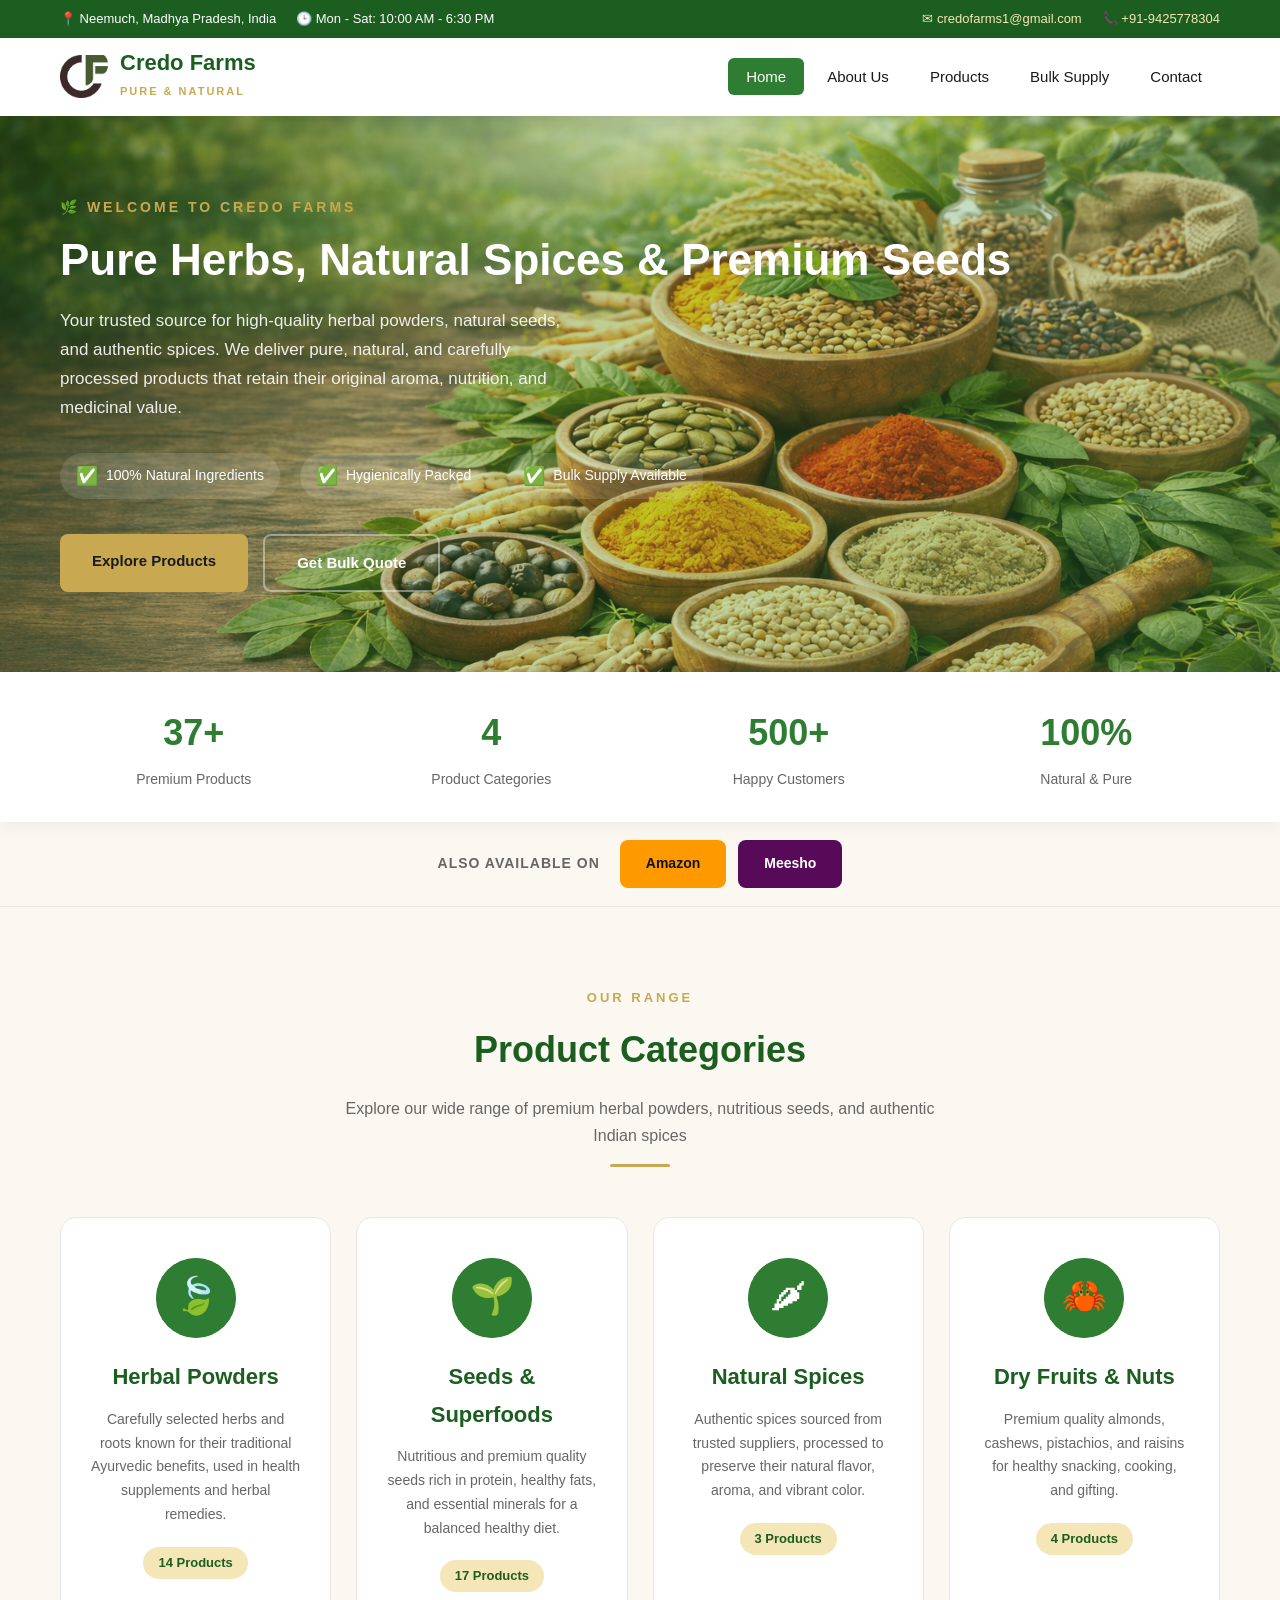
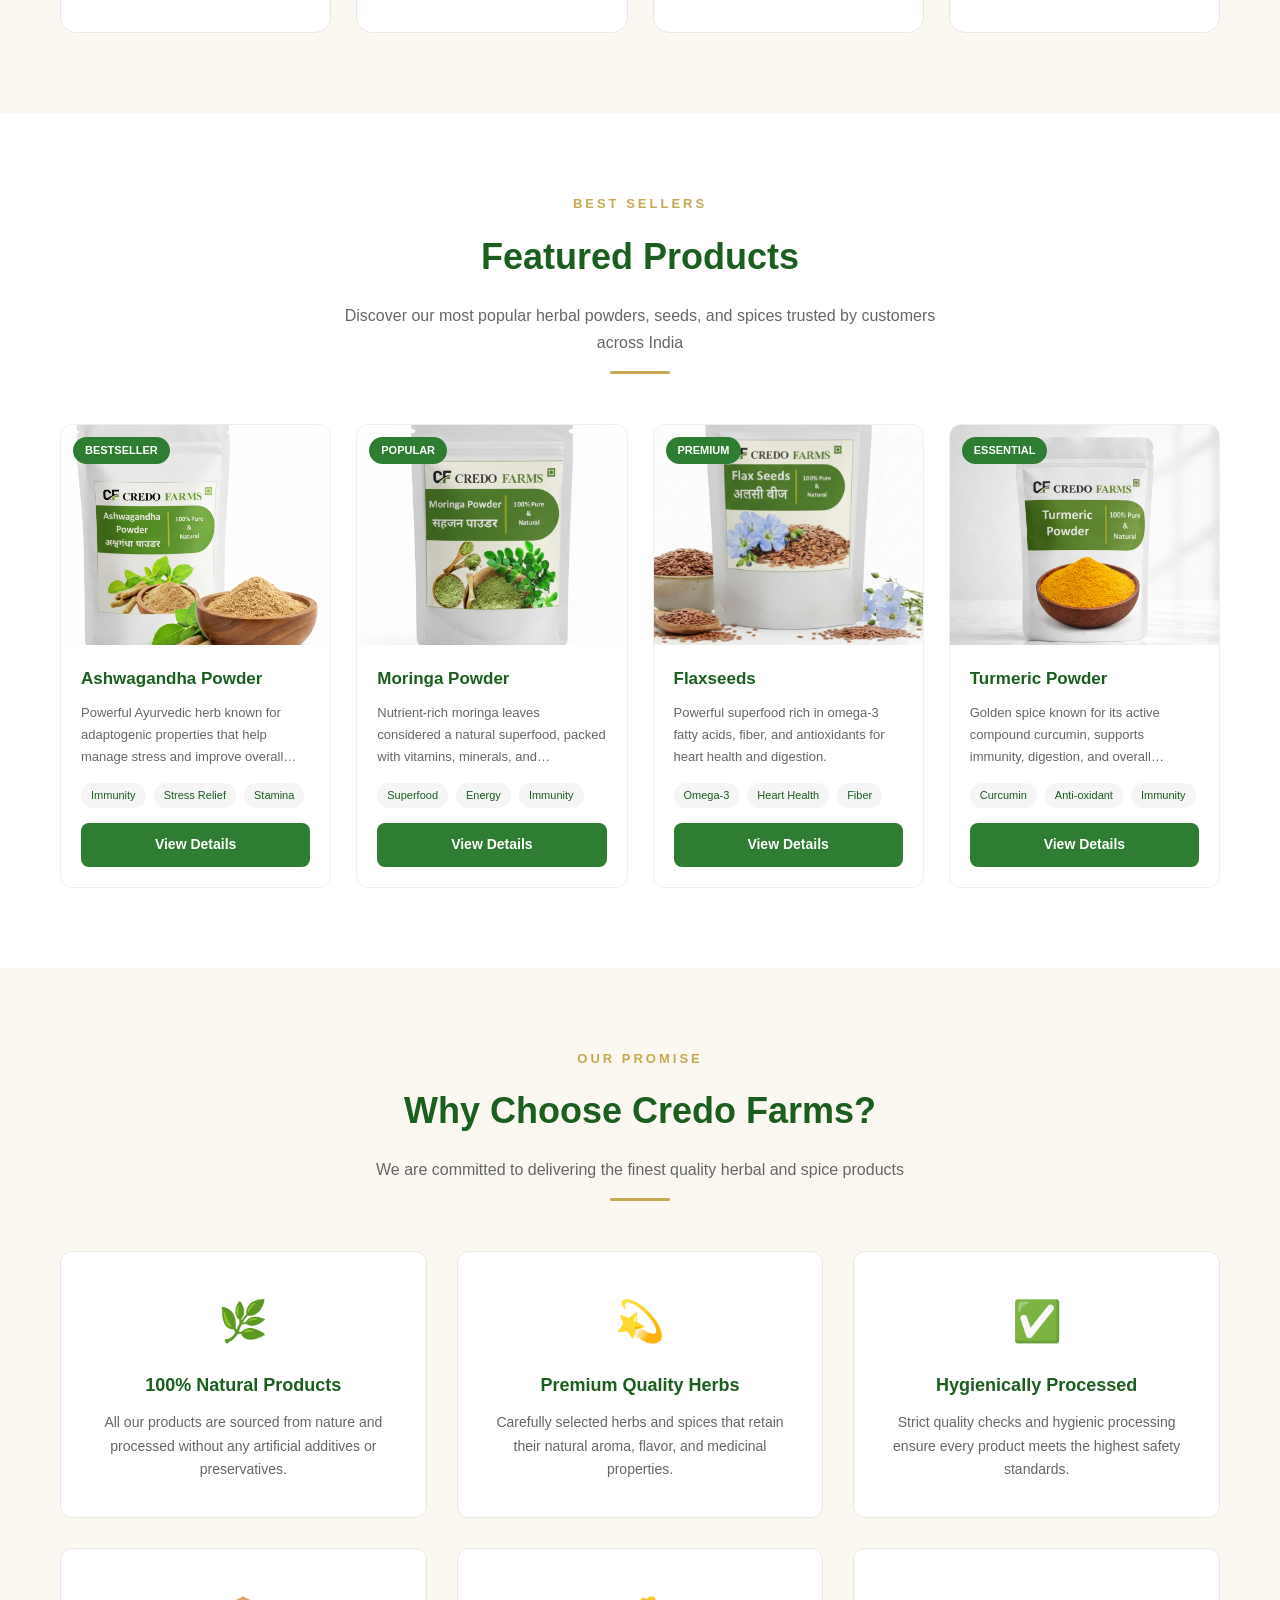
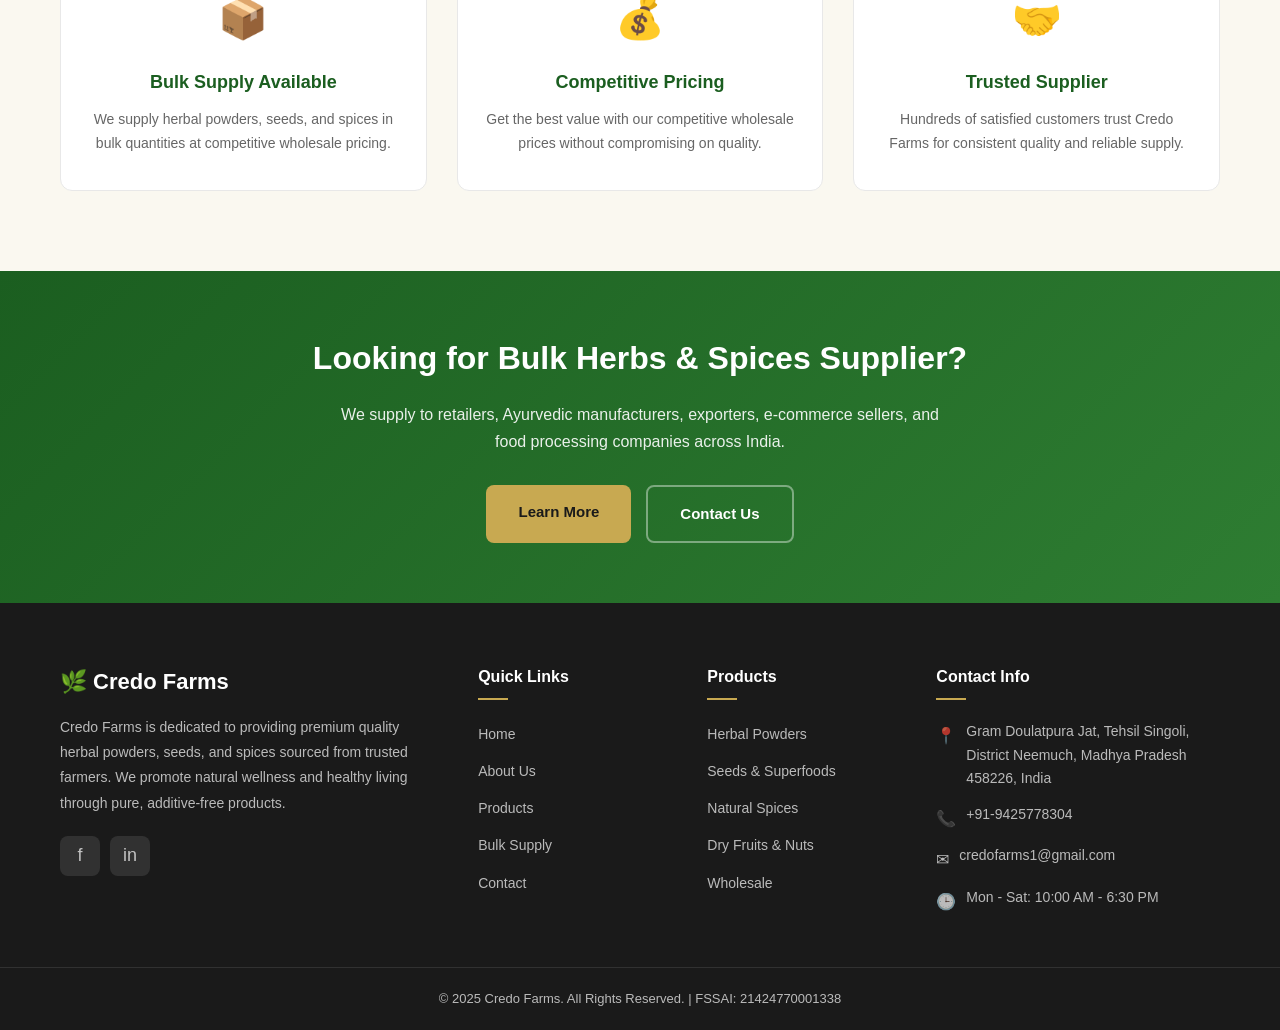
<file: index.html>
<!DOCTYPE html>
<html lang="en">
<head>
    <meta charset="UTF-8">
    <meta name="viewport" content="width=device-width, initial-scale=1.0">
    <meta name="description" content="Credo Farms - Premium quality herbal powders, natural seeds, authentic spices & dry fruits. Trusted Ayurvedic herbs supplier with bulk supply across India. 100% Pure & Natural.">
    <meta name="keywords" content="Credo Farms, Ayurvedic Herbal Powder Supplier, Bulk Herbal Powder Manufacturer India, Natural Herbal Powder Supplier, Organic Seeds, Indian Spices, Ashwagandha Powder, Moringa Powder, Triphala Powder, Turmeric Powder, Flaxseeds, Chia Seeds, Dry Fruits Wholesale India">
    <meta name="author" content="Credo Farms">
    <meta name="robots" content="index, follow">
    <link rel="canonical" href="https://www.credofarm.in/">
    <title>Credo Farms | Premium Herbs, Seeds & Spices Supplier India</title>

    <!-- Open Graph / Facebook -->
    <meta property="og:type" content="website">
    <meta property="og:url" content="https://www.credofarm.in/">
    <meta property="og:title" content="Credo Farms | Premium Herbs, Seeds & Spices Supplier India">
    <meta property="og:description" content="Premium quality herbal powders, natural seeds, authentic spices & dry fruits. 100% Pure & Natural. Bulk supply across India.">
    <meta property="og:image" content="https://www.credofarm.in/images/logo.jpg">
    <meta property="og:site_name" content="Credo Farms">
    <meta property="og:locale" content="en_IN">

    <!-- Twitter -->
    <meta name="twitter:card" content="summary_large_image">
    <meta name="twitter:title" content="Credo Farms | Premium Herbs, Seeds & Spices Supplier India">
    <meta name="twitter:description" content="Premium quality herbal powders, natural seeds, authentic spices & dry fruits. 100% Pure & Natural.">
    <meta name="twitter:image" content="https://www.credofarm.in/images/logo.jpg">

    <!-- Favicon -->
    <link rel="icon" type="image/jpeg" href="images/logo.jpg">

    <link rel="stylesheet" href="style.css">

    <!-- JSON-LD Structured Data -->
    <script type="application/ld+json">
    {
        "@context": "https://schema.org",
        "@type": "Organization",
        "name": "Credo Farms",
        "alternateName": "Credo Farms - Pure & Natural",
        "url": "https://www.credofarm.in",
        "logo": "https://www.credofarm.in/images/logo.jpg",
        "description": "Premium quality herbal powders, natural seeds, authentic spices & dry fruits supplier from Neemuch, Madhya Pradesh, India.",
        "telephone": "+91-9425778304",
        "email": "credofarms1@gmail.com",
        "address": {
            "@type": "PostalAddress",
            "streetAddress": "Gram Doulatpura Jat, Tehsil Singoli",
            "addressLocality": "Neemuch",
            "addressRegion": "Madhya Pradesh",
            "postalCode": "458226",
            "addressCountry": "IN"
        },
        "sameAs": [
            "https://www.facebook.com/share/1B95sfVtL5/",
            "https://www.instagram.com/credo_farms",
            "https://www.amazon.in/s?k=CREDO+FARMS",
            "https://www.meesho.com/CredoFarms"
        ],
        "openingHoursSpecification": {
            "@type": "OpeningHoursSpecification",
            "dayOfWeek": ["Monday","Tuesday","Wednesday","Thursday","Friday","Saturday"],
            "opens": "10:00",
            "closes": "18:30"
        }
    }
    </script>
    <script type="application/ld+json">
    {
        "@context": "https://schema.org",
        "@type": "LocalBusiness",
        "name": "Credo Farms",
        "image": "https://www.credofarm.in/images/logo.jpg",
        "telephone": "+91-9425778304",
        "email": "credofarms1@gmail.com",
        "url": "https://www.credofarm.in",
        "priceRange": "$$",
        "address": {
            "@type": "PostalAddress",
            "streetAddress": "Gram Doulatpura Jat, Tehsil Singoli",
            "addressLocality": "Neemuch",
            "addressRegion": "Madhya Pradesh",
            "postalCode": "458226",
            "addressCountry": "IN"
        },
        "hasOfferCatalog": {
            "@type": "OfferCatalog",
            "name": "Credo Farms Products",
            "itemListElement": [
                {"@type": "OfferCatalog", "name": "Herbal Powders", "description": "Ashwagandha, Moringa, Triphala, Amla & more Ayurvedic herbal powders"},
                {"@type": "OfferCatalog", "name": "Seeds & Superfoods", "description": "Flaxseeds, Chia Seeds, Pumpkin Seeds, Sunflower Seeds & more"},
                {"@type": "OfferCatalog", "name": "Natural Spices", "description": "Turmeric, Red Chilli, Coriander Powder"},
                {"@type": "OfferCatalog", "name": "Dry Fruits & Nuts", "description": "Almonds, Cashews, Pistachios, Raisins"}
            ]
        }
    }
    </script>
    <script type="application/ld+json">
    {
        "@context": "https://schema.org",
        "@type": "WebSite",
        "name": "Credo Farms",
        "url": "https://www.credofarm.in",
        "description": "Premium Herbs, Seeds & Spices Supplier India"
    }
    </script>
</head>
<body>

    <!-- Top Bar -->
    <div class="top-bar">
        <div class="container">
            <div class="top-bar-left">
                <span>&#128205; Neemuch, Madhya Pradesh, India</span>
                <span>&#128338; Mon - Sat: 10:00 AM - 6:30 PM</span>
            </div>
            <div class="top-bar-right">
                <a href="mailto:credofarms1@gmail.com">&#9993; credofarms1@gmail.com</a>
                <a href="tel:+919425778304">&#128222; +91-9425778304</a>
            </div>
        </div>
    </div>

    <!-- Header -->
    <header>
        <div class="container">
            <a href="index.html" class="logo">
                <img src="images/logo.jpg" alt="Credo Farms Logo" class="logo-icon">
                <div class="logo-text">
                    <h1>Credo Farms</h1>
                    <span>Pure & Natural</span>
                </div>
            </a>
            <button class="menu-toggle" id="menuToggle" aria-label="Menu">&#9776;</button>
            <nav>
                <ul>
                    <li><a href="index.html" class="active">Home</a></li>
                    <li><a href="about.html">About Us</a></li>
                    <li><a href="products.html">Products</a></li>
                    <li><a href="bulk-supply.html">Bulk Supply</a></li>
                    <li><a href="contact.html">Contact</a></li>
                </ul>
            </nav>
        </div>
    </header>

    <!-- Hero Section -->
    <section class="hero">
        <div class="container">
            <div class="hero-content">
                <div class="subtitle">&#127807; Welcome to Credo Farms</div>
                <h2>Pure Herbs, Natural Spices & <span>Premium Seeds</span></h2>
                <p>Your trusted source for high-quality herbal powders, natural seeds, and authentic spices. We deliver pure, natural, and carefully processed products that retain their original aroma, nutrition, and medicinal value.</p>
                <div class="hero-badges">
                    <div class="badge">
                        <span class="badge-icon">&#9989;</span> 100% Natural Ingredients
                    </div>
                    <div class="badge">
                        <span class="badge-icon">&#9989;</span> Hygienically Packed
                    </div>
                    <div class="badge">
                        <span class="badge-icon">&#9989;</span> Bulk Supply Available
                    </div>
                </div>
                <div class="hero-buttons">
                    <a href="products.html" class="btn btn-primary">Explore Products</a>
                    <a href="contact.html" class="btn btn-outline">Get Bulk Quote</a>
                </div>
            </div>
        </div>
    </section>

    <!-- Stats Bar -->
    <div class="stats-bar">
        <div class="container">
            <div class="stat-item">
                <h3>37+</h3>
                <p>Premium Products</p>
            </div>
            <div class="stat-item">
                <h3>4</h3>
                <p>Product Categories</p>
            </div>
            <div class="stat-item">
                <h3>500+</h3>
                <p>Happy Customers</p>
            </div>
            <div class="stat-item">
                <h3>100%</h3>
                <p>Natural & Pure</p>
            </div>
        </div>
    </div>

    <!-- Also Available On -->
    <div class="available-on">
        <div class="container">
            <span class="available-on-label">Also Available On</span>
            <div class="available-on-links">
                <a href="https://www.amazon.in/s?k=CREDO+FARMS&ref=bl_dp_s_web_0" target="_blank" class="available-on-btn amazon">Amazon</a>
                <a href="https://www.meesho.com/CredoFarms?ms=2&page=2" target="_blank" class="available-on-btn meesho">Meesho</a>
            </div>
        </div>
    </div>

    <!-- Product Categories -->
    <section class="section categories">
        <div class="container">
            <div class="section-header">
                <span class="label">Our Range</span>
                <h2>Product Categories</h2>
                <p>Explore our wide range of premium herbal powders, nutritious seeds, and authentic Indian spices</p>
                <div class="divider"></div>
            </div>
            <div class="categories-grid">
                <a href="products.html#herbal" class="category-card">
                    <div class="category-icon"><img src="images/icons/herbal-powders.svg" alt="Herbal Powders"></div>
                    <h3>Herbal Powders</h3>
                    <p>Carefully selected herbs and roots known for their traditional Ayurvedic benefits, used in health supplements and herbal remedies.</p>
                    <span class="product-count">14 Products</span>
                </a>
                <a href="products.html#seeds" class="category-card">
                    <div class="category-icon"><img src="images/icons/seeds.svg" alt="Seeds"></div>
                    <h3>Seeds & Superfoods</h3>
                    <p>Nutritious and premium quality seeds rich in protein, healthy fats, and essential minerals for a balanced healthy diet.</p>
                    <span class="product-count">17 Products</span>
                </a>
                <a href="products.html#spices" class="category-card">
                    <div class="category-icon"><img src="images/icons/spices.svg" alt="Spices"></div>
                    <h3>Natural Spices</h3>
                    <p>Authentic spices sourced from trusted suppliers, processed to preserve their natural flavor, aroma, and vibrant color.</p>
                    <span class="product-count">3 Products</span>
                </a>
                <a href="products.html#dryfruits" class="category-card">
                    <div class="category-icon"><img src="images/icons/dryfruits.svg" alt="Dry Fruits"></div>
                    <h3>Dry Fruits & Nuts</h3>
                    <p>Premium quality almonds, cashews, pistachios, and raisins for healthy snacking, cooking, and gifting.</p>
                    <span class="product-count">4 Products</span>
                </a>
            </div>
        </div>
    </section>

    <!-- Featured Products -->
    <section class="section">
        <div class="container">
            <div class="section-header">
                <span class="label">Best Sellers</span>
                <h2>Featured Products</h2>
                <p>Discover our most popular herbal powders, seeds, and spices trusted by customers across India</p>
                <div class="divider"></div>
            </div>
            <div class="products-grid">
                <div class="product-card">
                    <div class="product-card-img">
                        <span class="tag">Bestseller</span>
                        <img src="images/products/ashwagandha-powder.png" alt="Ashwagandha Powder">
                    </div>
                    <div class="product-card-body">
                        <h3>Ashwagandha Powder</h3>
                        <p>Powerful Ayurvedic herb known for adaptogenic properties that help manage stress and improve overall vitality.</p>
                        <div class="features">
                            <span>Immunity</span>
                            <span>Stress Relief</span>
                            <span>Stamina</span>
                        </div>
                        <a href="products.html" class="btn btn-green">View Details</a>
                    </div>
                </div>
                <div class="product-card">
                    <div class="product-card-img">
                        <span class="tag">Popular</span>
                        <img src="images/products/moringa-powder.jpg" alt="Moringa Powder">
                    </div>
                    <div class="product-card-body">
                        <h3>Moringa Powder</h3>
                        <p>Nutrient-rich moringa leaves considered a natural superfood, packed with vitamins, minerals, and antioxidants.</p>
                        <div class="features">
                            <span>Superfood</span>
                            <span>Energy</span>
                            <span>Immunity</span>
                        </div>
                        <a href="products.html" class="btn btn-green">View Details</a>
                    </div>
                </div>
                <div class="product-card">
                    <div class="product-card-img">
                        <span class="tag">Premium</span>
                        <img src="images/products/flaxseeds.png" alt="Flaxseeds">
                    </div>
                    <div class="product-card-body">
                        <h3>Flaxseeds</h3>
                        <p>Powerful superfood rich in omega-3 fatty acids, fiber, and antioxidants for heart health and digestion.</p>
                        <div class="features">
                            <span>Omega-3</span>
                            <span>Heart Health</span>
                            <span>Fiber</span>
                        </div>
                        <a href="products.html" class="btn btn-green">View Details</a>
                    </div>
                </div>
                <div class="product-card">
                    <div class="product-card-img">
                        <span class="tag">Essential</span>
                        <img src="images/products/turmeric-powder.png" alt="Turmeric Powder">
                    </div>
                    <div class="product-card-body">
                        <h3>Turmeric Powder</h3>
                        <p>Golden spice known for its active compound curcumin, supports immunity, digestion, and overall wellness.</p>
                        <div class="features">
                            <span>Curcumin</span>
                            <span>Anti-oxidant</span>
                            <span>Immunity</span>
                        </div>
                        <a href="products.html" class="btn btn-green">View Details</a>
                    </div>
                </div>
            </div>
        </div>
    </section>

    <!-- Why Choose Us -->
    <section class="section why-us">
        <div class="container">
            <div class="section-header">
                <span class="label">Our Promise</span>
                <h2>Why Choose Credo Farms?</h2>
                <p>We are committed to delivering the finest quality herbal and spice products</p>
                <div class="divider"></div>
            </div>
            <div class="why-us-grid">
                <div class="why-us-card">
                    <div class="icon">&#127807;</div>
                    <h3>100% Natural Products</h3>
                    <p>All our products are sourced from nature and processed without any artificial additives or preservatives.</p>
                </div>
                <div class="why-us-card">
                    <div class="icon">&#128171;</div>
                    <h3>Premium Quality Herbs</h3>
                    <p>Carefully selected herbs and spices that retain their natural aroma, flavor, and medicinal properties.</p>
                </div>
                <div class="why-us-card">
                    <div class="icon">&#9989;</div>
                    <h3>Hygienically Processed</h3>
                    <p>Strict quality checks and hygienic processing ensure every product meets the highest safety standards.</p>
                </div>
                <div class="why-us-card">
                    <div class="icon">&#128230;</div>
                    <h3>Bulk Supply Available</h3>
                    <p>We supply herbal powders, seeds, and spices in bulk quantities at competitive wholesale pricing.</p>
                </div>
                <div class="why-us-card">
                    <div class="icon">&#128176;</div>
                    <h3>Competitive Pricing</h3>
                    <p>Get the best value with our competitive wholesale prices without compromising on quality.</p>
                </div>
                <div class="why-us-card">
                    <div class="icon">&#129309;</div>
                    <h3>Trusted Supplier</h3>
                    <p>Hundreds of satisfied customers trust Credo Farms for consistent quality and reliable supply.</p>
                </div>
            </div>
        </div>
    </section>

    <!-- Bulk Supply CTA -->
    <section class="bulk-cta">
        <div class="container">
            <h2>Looking for Bulk Herbs & Spices Supplier?</h2>
            <p>We supply to retailers, Ayurvedic manufacturers, exporters, e-commerce sellers, and food processing companies across India.</p>
            <div class="cta-buttons">
                <a href="bulk-supply.html" class="btn btn-primary">Learn More</a>
                <a href="contact.html" class="btn btn-outline">Contact Us</a>
            </div>
        </div>
    </section>

    <!-- Footer -->
    <footer>
        <div class="container">
            <div class="footer-grid">
                <div class="footer-brand">
                    <h3>&#127807; Credo Farms</h3>
                    <p>Credo Farms is dedicated to providing premium quality herbal powders, seeds, and spices sourced from trusted farmers. We promote natural wellness and healthy living through pure, additive-free products.</p>
                    <div class="footer-social">
                        <a href="https://www.facebook.com/share/1B95sfVtL5/" title="Facebook" target="_blank">f</a>
                        <a href="https://www.instagram.com/credo_farms?igsh=MTVqYTg5eHdmNXNsdQ==" title="Instagram" target="_blank">in</a>
                    </div>
                </div>
                <div>
                    <h4>Quick Links</h4>
                    <ul class="footer-links">
                        <li><a href="index.html">Home</a></li>
                        <li><a href="about.html">About Us</a></li>
                        <li><a href="products.html">Products</a></li>
                        <li><a href="bulk-supply.html">Bulk Supply</a></li>
                        <li><a href="contact.html">Contact</a></li>
                    </ul>
                </div>
                <div>
                    <h4>Products</h4>
                    <ul class="footer-links">
                        <li><a href="products.html#herbal">Herbal Powders</a></li>
                        <li><a href="products.html#seeds">Seeds & Superfoods</a></li>
                        <li><a href="products.html#spices">Natural Spices</a></li>
                        <li><a href="products.html#dryfruits">Dry Fruits & Nuts</a></li>
                        <li><a href="bulk-supply.html">Wholesale</a></li>
                    </ul>
                </div>
                <div>
                    <h4>Contact Info</h4>
                    <ul class="footer-contact">
                        <li><span>&#128205;</span> Gram Doulatpura Jat, Tehsil Singoli, District Neemuch, Madhya Pradesh 458226, India</li>
                        <li><span>&#128222;</span> +91-9425778304</li>
                        <li><span>&#9993;</span> credofarms1@gmail.com</li>
                        <li><span>&#128338;</span> Mon - Sat: 10:00 AM - 6:30 PM</li>
                    </ul>
                </div>
            </div>
        </div>
        <div class="footer-bottom">
            <div class="container">
                <p>&copy; 2025 Credo Farms. All Rights Reserved. | FSSAI: 21424770001338</p>
            </div>
        </div>
    </footer>

    <script>
    (function() {
        var toggle = document.getElementById('menuToggle');
        var menu = document.querySelector('nav ul');
        toggle.addEventListener('click', function() {
            menu.classList.toggle('active');
            toggle.innerHTML = menu.classList.contains('active') ? '&#10005;' : '&#9776;';
        });
        menu.querySelectorAll('a').forEach(function(link) {
            link.addEventListener('click', function() {
                menu.classList.remove('active');
                toggle.innerHTML = '&#9776;';
            });
        });
    })();
    </script>
</body>
</html>
</file>
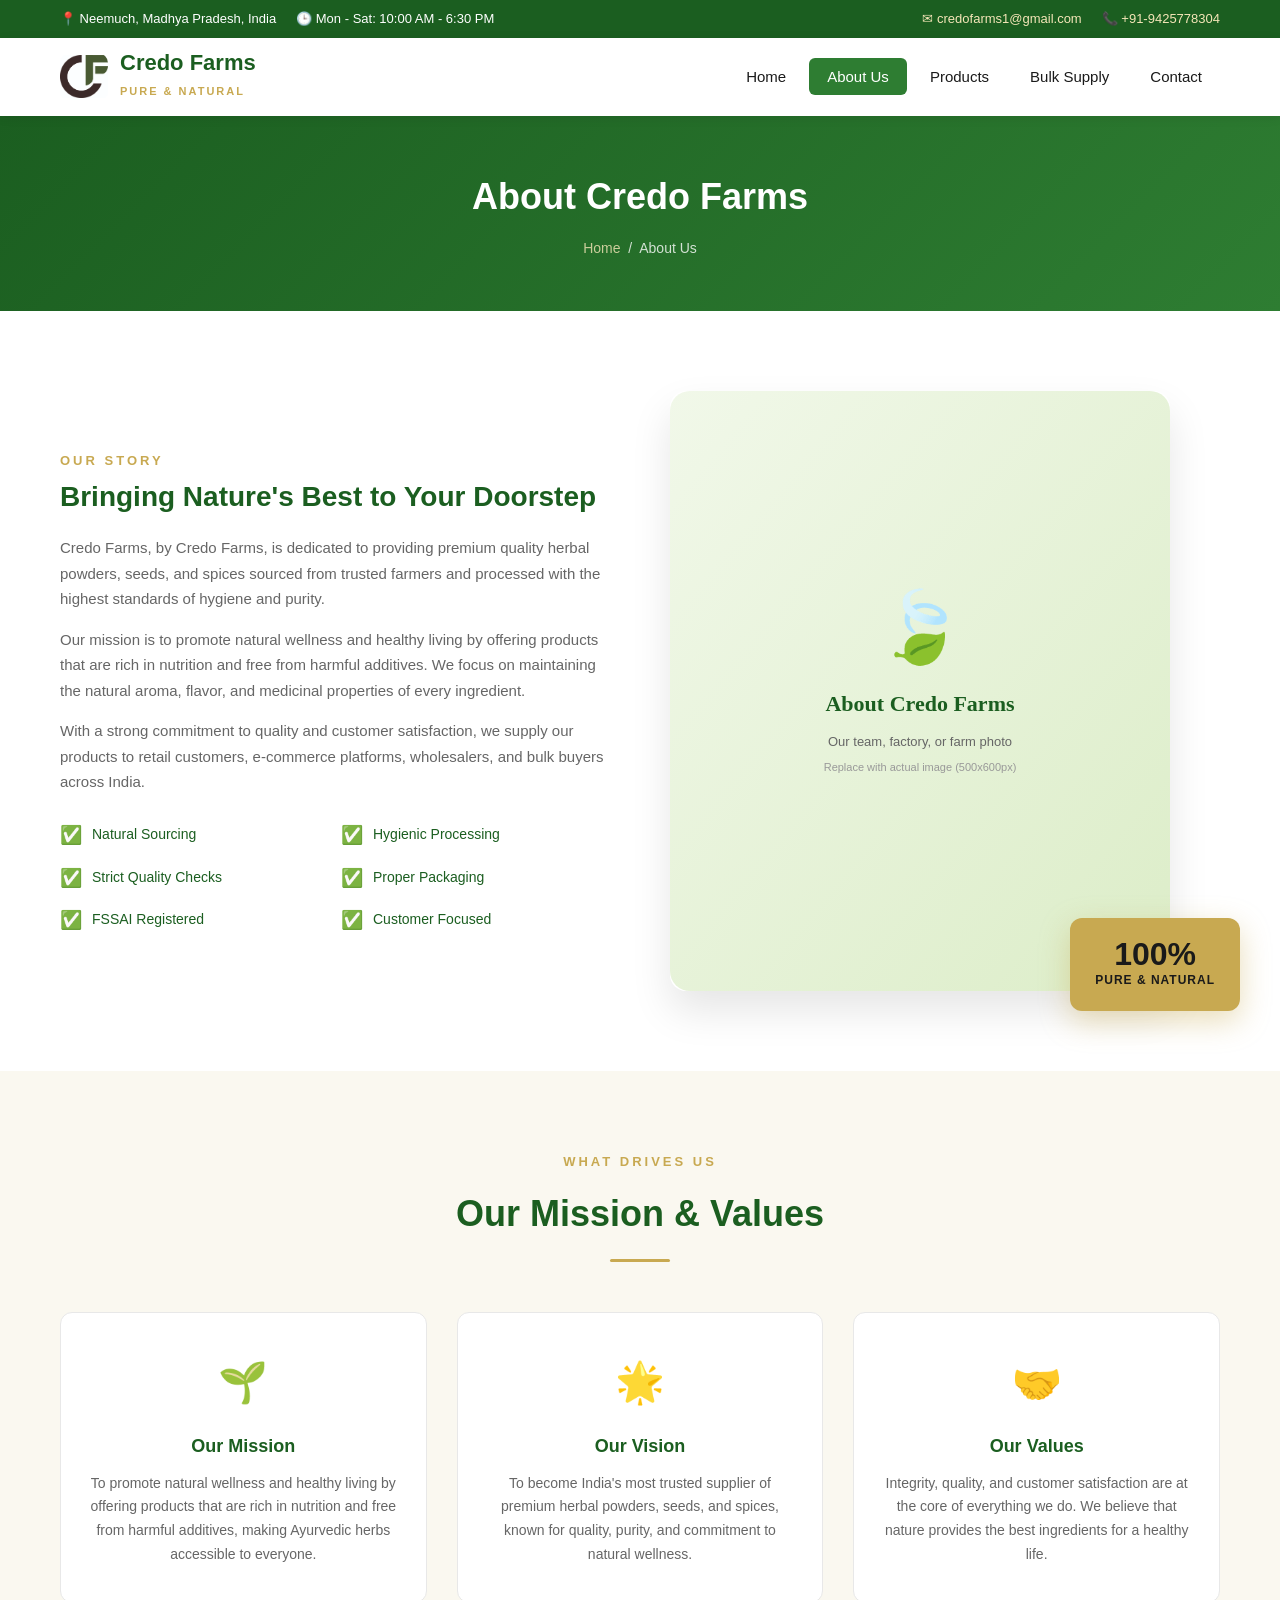
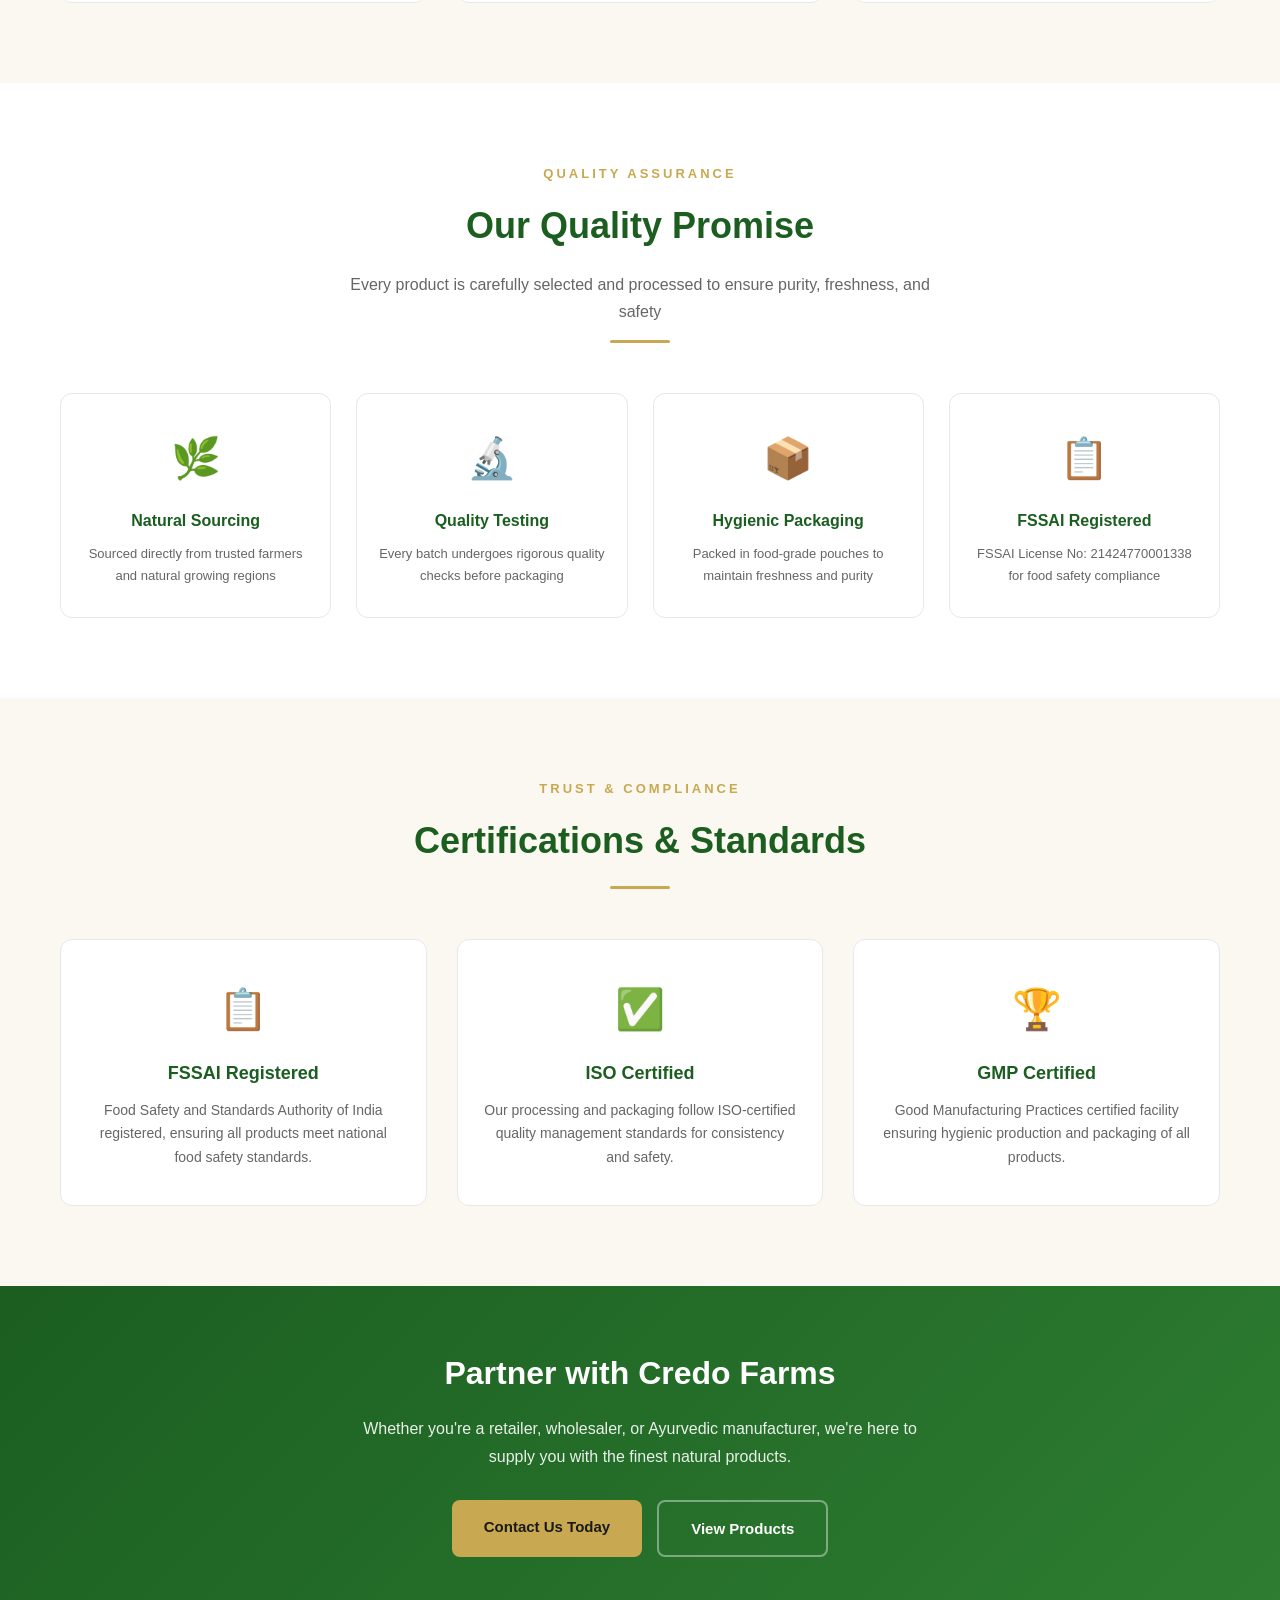
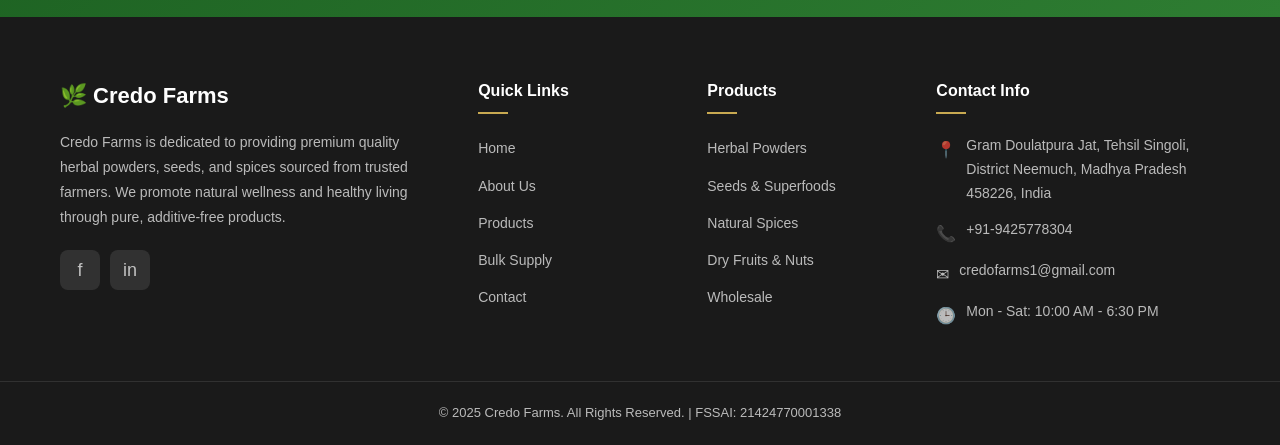
<file: about.html>
<!DOCTYPE html>
<html lang="en">
<head>
    <meta charset="UTF-8">
    <meta name="viewport" content="width=device-width, initial-scale=1.0">
    <meta name="description" content="About Credo Farms - Premium quality herbal powders, seeds, and spices manufacturer from Neemuch, Madhya Pradesh. FSSAI registered, ISO & GMP certified. 100% Pure & Natural products.">
    <meta name="keywords" content="About Credo Farms, Herbal Powder Manufacturer India, Ayurvedic Herbs Company, Natural Products Neemuch, FSSAI Registered Herbal Company">
    <meta name="author" content="Credo Farms">
    <meta name="robots" content="index, follow">
    <link rel="canonical" href="https://www.credofarm.in/about.html">
    <title>About Us | Credo Farms - Pure & Natural Herbal Products</title>

    <meta property="og:type" content="website">
    <meta property="og:url" content="https://www.credofarm.in/about.html">
    <meta property="og:title" content="About Credo Farms - Pure & Natural Herbal Products">
    <meta property="og:description" content="Premium quality herbal powders, seeds, and spices manufacturer from Madhya Pradesh. FSSAI registered, ISO & GMP certified.">
    <meta property="og:image" content="https://www.credofarm.in/images/logo.jpg">
    <meta name="twitter:card" content="summary">
    <meta name="twitter:title" content="About Credo Farms - Pure & Natural">
    <meta name="twitter:description" content="Premium herbal powders, seeds & spices manufacturer from Madhya Pradesh, India.">

    <link rel="icon" type="image/jpeg" href="images/logo.jpg">
    <link rel="stylesheet" href="style.css">

    <script type="application/ld+json">
    {
        "@context": "https://schema.org",
        "@type": "BreadcrumbList",
        "itemListElement": [
            {"@type": "ListItem", "position": 1, "name": "Home", "item": "https://www.credofarm.in/"},
            {"@type": "ListItem", "position": 2, "name": "About Us", "item": "https://www.credofarm.in/about.html"}
        ]
    }
    </script>
</head>
<body>

    <!-- Top Bar -->
    <div class="top-bar">
        <div class="container">
            <div class="top-bar-left">
                <span>&#128205; Neemuch, Madhya Pradesh, India</span>
                <span>&#128338; Mon - Sat: 10:00 AM - 6:30 PM</span>
            </div>
            <div class="top-bar-right">
                <a href="mailto:credofarms1@gmail.com">&#9993; credofarms1@gmail.com</a>
                <a href="tel:+919425778304">&#128222; +91-9425778304</a>
            </div>
        </div>
    </div>

    <!-- Header -->
    <header>
        <div class="container">
            <a href="index.html" class="logo">
                <img src="images/logo.jpg" alt="Credo Farms Logo" class="logo-icon">
                <div class="logo-text">
                    <h1>Credo Farms</h1>
                    <span>Pure & Natural</span>
                </div>
            </a>
            <button class="menu-toggle" id="menuToggle" aria-label="Menu">&#9776;</button>
            <nav>
                <ul>
                    <li><a href="index.html">Home</a></li>
                    <li><a href="about.html" class="active">About Us</a></li>
                    <li><a href="products.html">Products</a></li>
                    <li><a href="bulk-supply.html">Bulk Supply</a></li>
                    <li><a href="contact.html">Contact</a></li>
                </ul>
            </nav>
        </div>
    </header>

    <!-- Page Banner -->
    <section class="page-banner">
        <div class="container">
            <h2>About Credo Farms</h2>
            <p class="breadcrumb"><a href="index.html">Home</a> &nbsp;/&nbsp; About Us</p>
        </div>
    </section>

    <!-- About Section -->
    <section class="section">
        <div class="container">
            <div class="about-content">
                <div class="about-text">
                    <span class="label" style="color: var(--gold); font-size: 13px; text-transform: uppercase; letter-spacing: 3px; font-weight: 600;">Our Story</span>
                    <h3>Bringing Nature's Best to Your Doorstep</h3>
                    <p>Credo Farms, by Credo Farms, is dedicated to providing premium quality herbal powders, seeds, and spices sourced from trusted farmers and processed with the highest standards of hygiene and purity.</p>
                    <p>Our mission is to promote natural wellness and healthy living by offering products that are rich in nutrition and free from harmful additives. We focus on maintaining the natural aroma, flavor, and medicinal properties of every ingredient.</p>
                    <p>With a strong commitment to quality and customer satisfaction, we supply our products to retail customers, e-commerce platforms, wholesalers, and bulk buyers across India.</p>
                    <ul class="highlights">
                        <li><span>&#9989;</span> Natural Sourcing</li>
                        <li><span>&#9989;</span> Hygienic Processing</li>
                        <li><span>&#9989;</span> Strict Quality Checks</li>
                        <li><span>&#9989;</span> Proper Packaging</li>
                        <li><span>&#9989;</span> FSSAI Registered</li>
                        <li><span>&#9989;</span> Customer Focused</li>
                    </ul>
                </div>
                <div class="about-image">
                    <img src="images/banners/about-image.svg" alt="About Credo Farms">
                    <div class="experience-badge">
                        <h4>100%</h4>
                        <p>Pure & Natural</p>
                    </div>
                </div>
            </div>
        </div>
    </section>

    <!-- Mission & Vision -->
    <section class="section why-us">
        <div class="container">
            <div class="section-header">
                <span class="label">What Drives Us</span>
                <h2>Our Mission & Values</h2>
                <div class="divider"></div>
            </div>
            <div class="why-us-grid">
                <div class="why-us-card">
                    <div class="icon">&#127793;</div>
                    <h3>Our Mission</h3>
                    <p>To promote natural wellness and healthy living by offering products that are rich in nutrition and free from harmful additives, making Ayurvedic herbs accessible to everyone.</p>
                </div>
                <div class="why-us-card">
                    <div class="icon">&#127775;</div>
                    <h3>Our Vision</h3>
                    <p>To become India's most trusted supplier of premium herbal powders, seeds, and spices, known for quality, purity, and commitment to natural wellness.</p>
                </div>
                <div class="why-us-card">
                    <div class="icon">&#129309;</div>
                    <h3>Our Values</h3>
                    <p>Integrity, quality, and customer satisfaction are at the core of everything we do. We believe that nature provides the best ingredients for a healthy life.</p>
                </div>
            </div>
        </div>
    </section>

    <!-- Quality Section -->
    <section class="section">
        <div class="container">
            <div class="section-header">
                <span class="label">Quality Assurance</span>
                <h2>Our Quality Promise</h2>
                <p>Every product is carefully selected and processed to ensure purity, freshness, and safety</p>
                <div class="divider"></div>
            </div>
            <div class="quality-grid">
                <div class="quality-card">
                    <div class="icon">&#127807;</div>
                    <h3>Natural Sourcing</h3>
                    <p>Sourced directly from trusted farmers and natural growing regions</p>
                </div>
                <div class="quality-card">
                    <div class="icon">&#128300;</div>
                    <h3>Quality Testing</h3>
                    <p>Every batch undergoes rigorous quality checks before packaging</p>
                </div>
                <div class="quality-card">
                    <div class="icon">&#128230;</div>
                    <h3>Hygienic Packaging</h3>
                    <p>Packed in food-grade pouches to maintain freshness and purity</p>
                </div>
                <div class="quality-card">
                    <div class="icon">&#128203;</div>
                    <h3>FSSAI Registered</h3>
                    <p>FSSAI License No: 21424770001338 for food safety compliance</p>
                </div>
            </div>
        </div>
    </section>

    <!-- Certifications -->
    <section class="section" style="background: var(--cream);">
        <div class="container">
            <div class="section-header">
                <span class="label">Trust & Compliance</span>
                <h2>Certifications & Standards</h2>
                <div class="divider"></div>
            </div>
            <div class="why-us-grid">
                <div class="why-us-card">
                    <div class="icon">&#128203;</div>
                    <h3>FSSAI Registered</h3>
                    <p>Food Safety and Standards Authority of India registered, ensuring all products meet national food safety standards.</p>
                </div>
                <div class="why-us-card">
                    <div class="icon">&#9989;</div>
                    <h3>ISO Certified</h3>
                    <p>Our processing and packaging follow ISO-certified quality management standards for consistency and safety.</p>
                </div>
                <div class="why-us-card">
                    <div class="icon">&#127942;</div>
                    <h3>GMP Certified</h3>
                    <p>Good Manufacturing Practices certified facility ensuring hygienic production and packaging of all products.</p>
                </div>
            </div>
        </div>
    </section>

    <!-- CTA -->
    <section class="bulk-cta">
        <div class="container">
            <h2>Partner with Credo Farms</h2>
            <p>Whether you're a retailer, wholesaler, or Ayurvedic manufacturer, we're here to supply you with the finest natural products.</p>
            <div class="cta-buttons">
                <a href="contact.html" class="btn btn-primary">Contact Us Today</a>
                <a href="products.html" class="btn btn-outline">View Products</a>
            </div>
        </div>
    </section>

    <!-- Footer -->
    <footer>
        <div class="container">
            <div class="footer-grid">
                <div class="footer-brand">
                    <h3>&#127807; Credo Farms</h3>
                    <p>Credo Farms is dedicated to providing premium quality herbal powders, seeds, and spices sourced from trusted farmers. We promote natural wellness and healthy living through pure, additive-free products.</p>
                    <div class="footer-social">
                        <a href="https://www.facebook.com/share/1B95sfVtL5/" title="Facebook" target="_blank">f</a>
                        <a href="https://www.instagram.com/credo_farms?igsh=MTVqYTg5eHdmNXNsdQ==" title="Instagram" target="_blank">in</a>
                    </div>
                </div>
                <div>
                    <h4>Quick Links</h4>
                    <ul class="footer-links">
                        <li><a href="index.html">Home</a></li>
                        <li><a href="about.html">About Us</a></li>
                        <li><a href="products.html">Products</a></li>
                        <li><a href="bulk-supply.html">Bulk Supply</a></li>
                        <li><a href="contact.html">Contact</a></li>
                    </ul>
                </div>
                <div>
                    <h4>Products</h4>
                    <ul class="footer-links">
                        <li><a href="products.html#herbal">Herbal Powders</a></li>
                        <li><a href="products.html#seeds">Seeds & Superfoods</a></li>
                        <li><a href="products.html#spices">Natural Spices</a></li>
                        <li><a href="products.html#dryfruits">Dry Fruits & Nuts</a></li>
                        <li><a href="bulk-supply.html">Wholesale</a></li>
                    </ul>
                </div>
                <div>
                    <h4>Contact Info</h4>
                    <ul class="footer-contact">
                        <li><span>&#128205;</span> Gram Doulatpura Jat, Tehsil Singoli, District Neemuch, Madhya Pradesh 458226, India</li>
                        <li><span>&#128222;</span> +91-9425778304</li>
                        <li><span>&#9993;</span> credofarms1@gmail.com</li>
                        <li><span>&#128338;</span> Mon - Sat: 10:00 AM - 6:30 PM</li>
                    </ul>
                </div>
            </div>
        </div>
        <div class="footer-bottom">
            <div class="container">
                <p>&copy; 2025 Credo Farms. All Rights Reserved. | FSSAI: 21424770001338</p>
            </div>
        </div>
    </footer>

    <script>
    (function() {
        var toggle = document.getElementById('menuToggle');
        var menu = document.querySelector('nav ul');
        toggle.addEventListener('click', function() {
            menu.classList.toggle('active');
            toggle.innerHTML = menu.classList.contains('active') ? '&#10005;' : '&#9776;';
        });
        menu.querySelectorAll('a').forEach(function(link) {
            link.addEventListener('click', function() {
                menu.classList.remove('active');
                toggle.innerHTML = '&#9776;';
            });
        });
    })();
    </script>
</body>
</html>
</file>
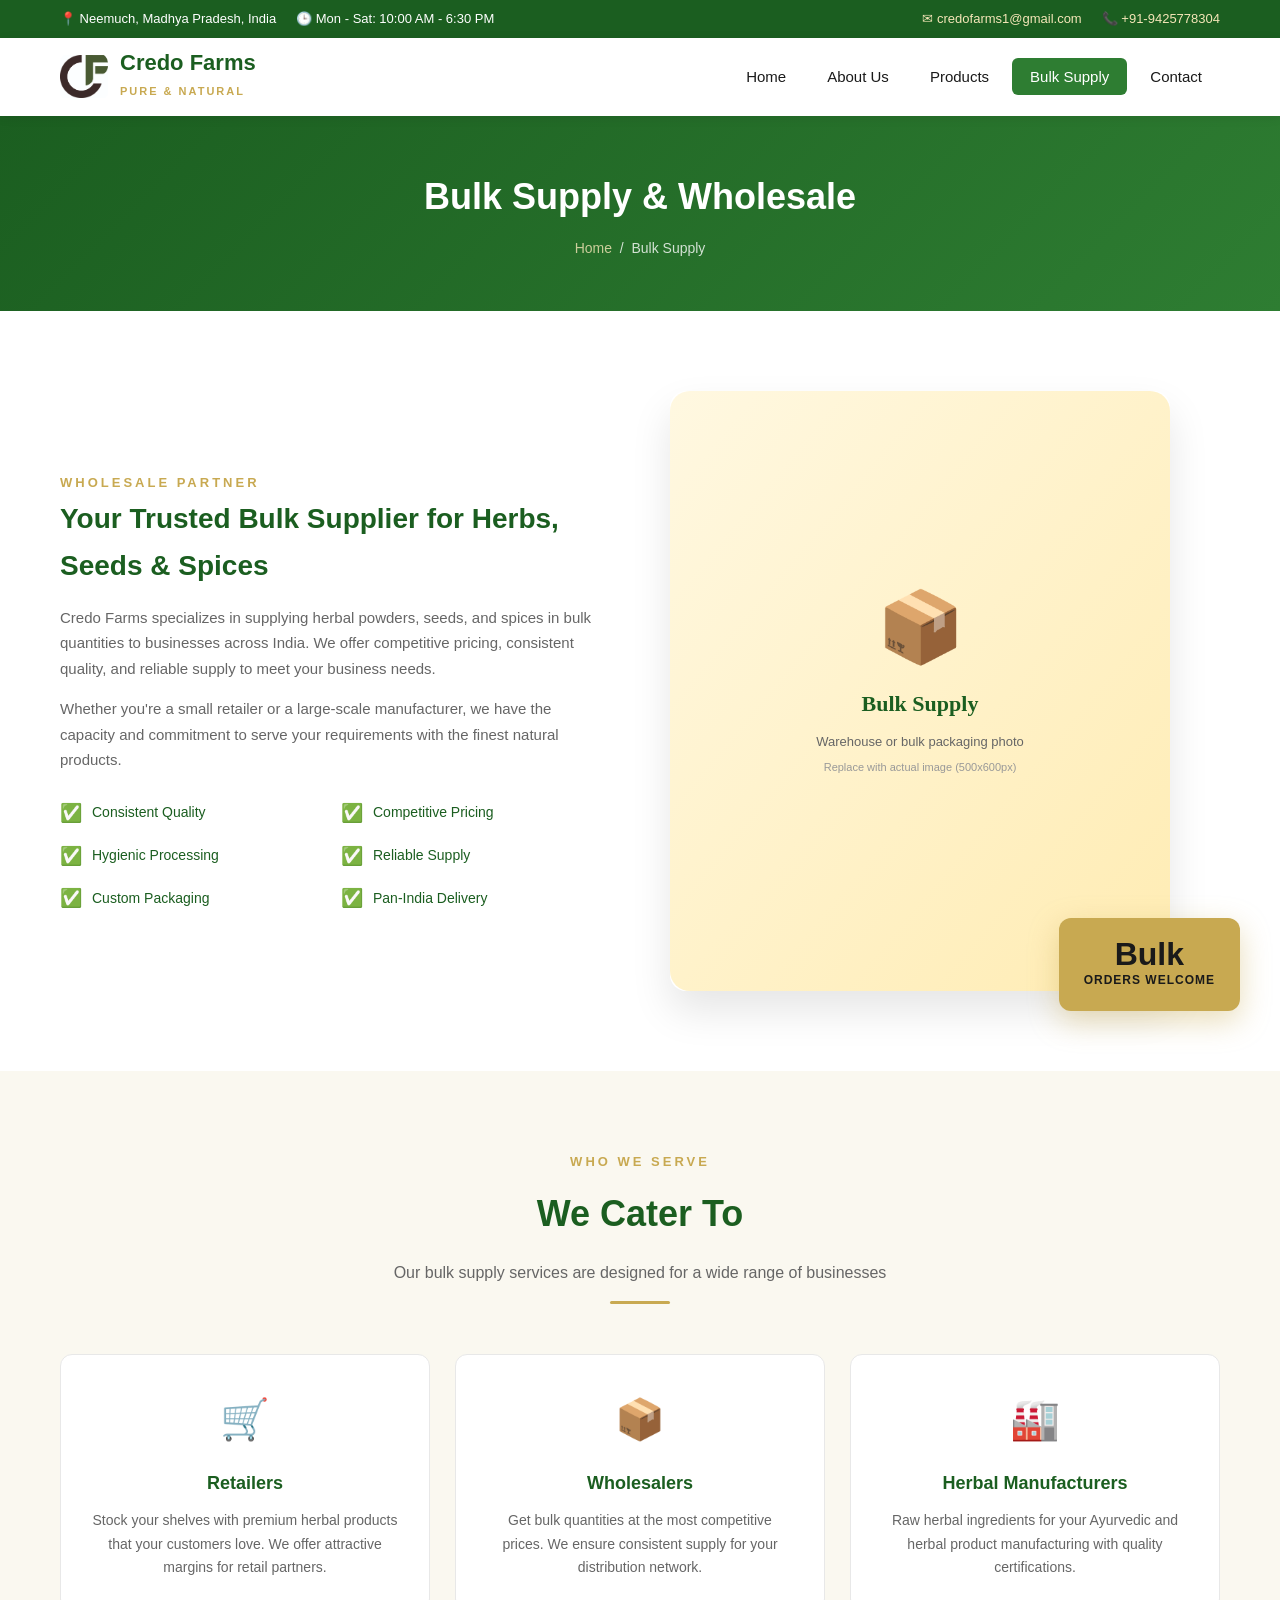
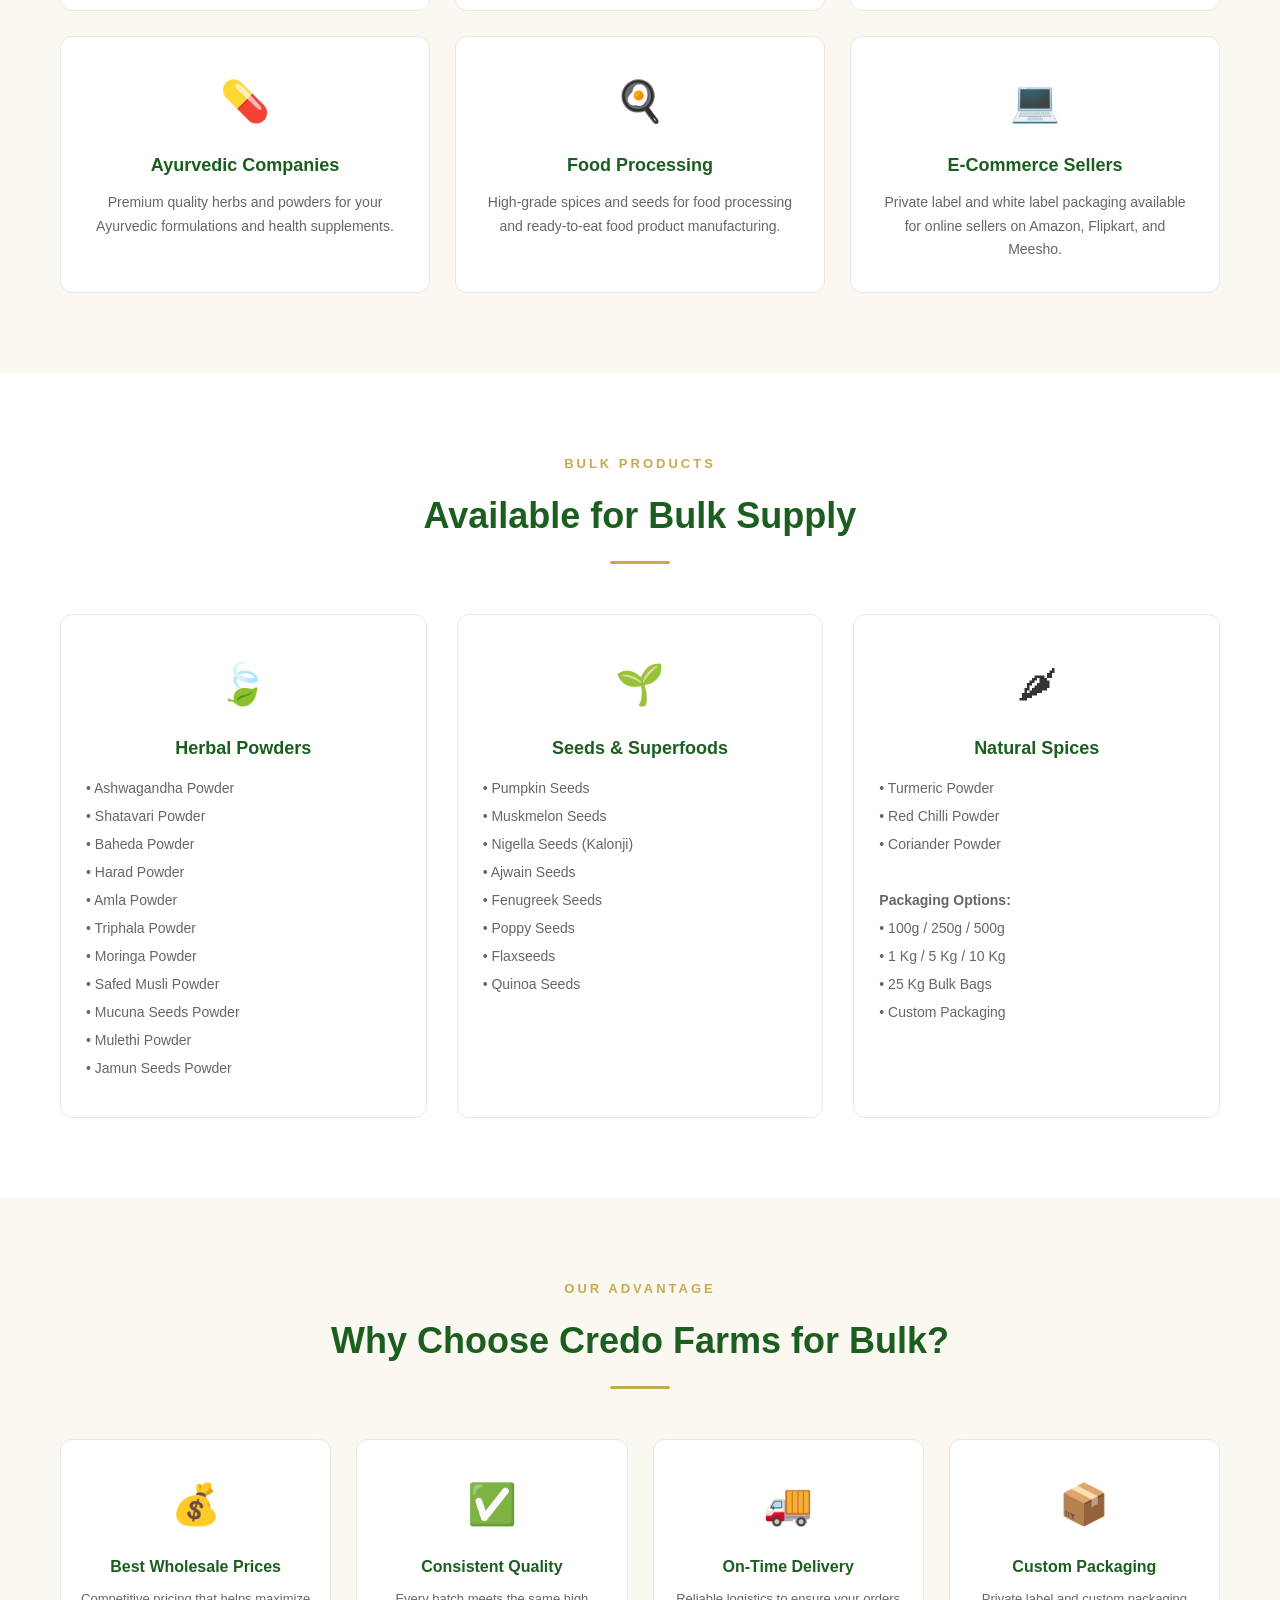
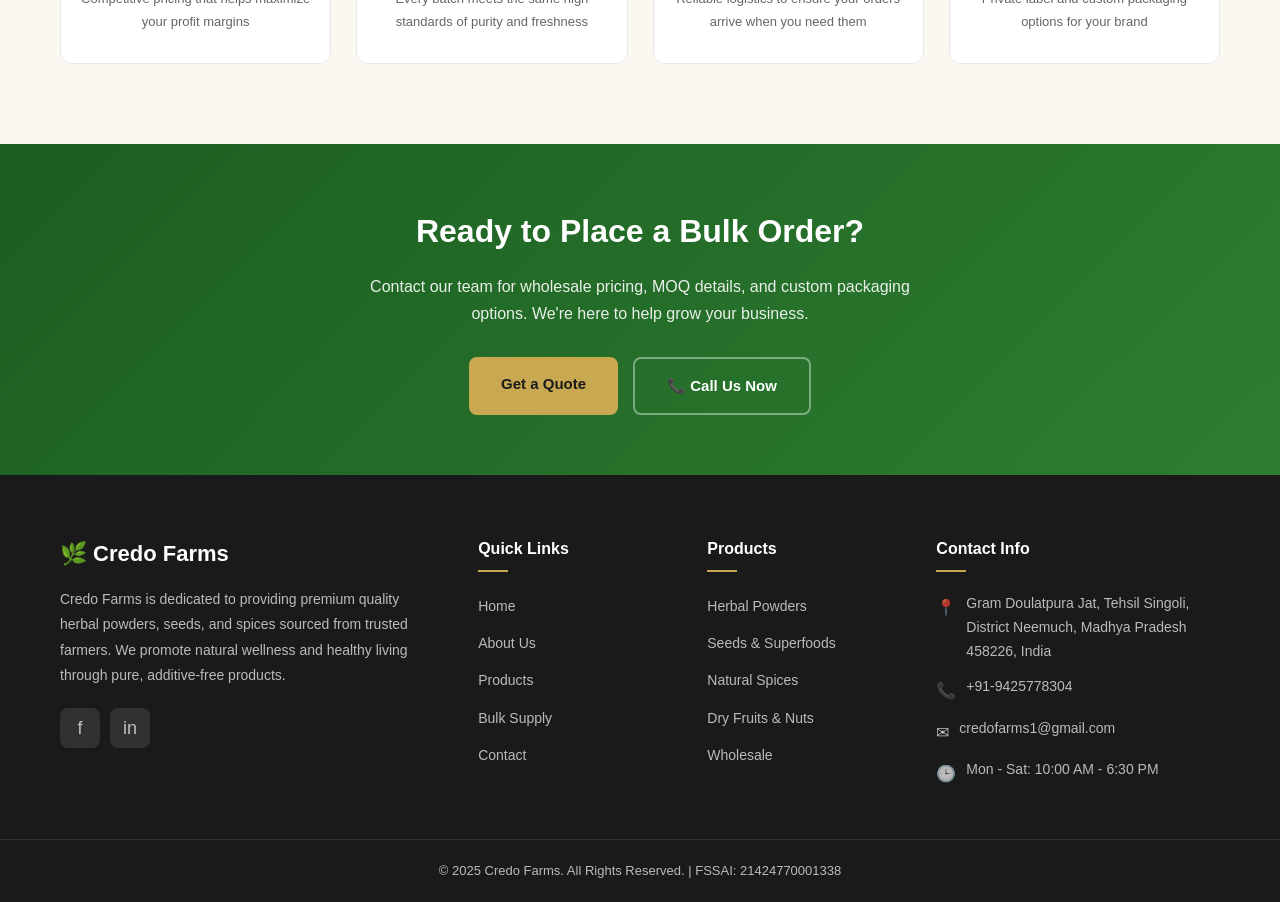
<file: bulk-supply.html>
<!DOCTYPE html>
<html lang="en">
<head>
    <meta charset="UTF-8">
    <meta name="viewport" content="width=device-width, initial-scale=1.0">
    <meta name="description" content="Credo Farms Bulk Supply & Wholesale - Herbal powders, seeds, spices & dry fruits in bulk. For retailers, wholesalers, Ayurvedic manufacturers & e-commerce sellers. Competitive pricing.">
    <meta name="keywords" content="Bulk Herbal Powder Supplier India, Wholesale Spices India, Bulk Seeds Supplier, Ayurvedic Herbs Wholesale, Bulk Turmeric Powder, Wholesale Ashwagandha, Private Label Herbal Products, Contract Manufacturing Herbs India">
    <meta name="author" content="Credo Farms">
    <meta name="robots" content="index, follow">
    <link rel="canonical" href="https://www.credofarm.in/bulk-supply.html">
    <title>Bulk Supply & Wholesale Herbal Products | Credo Farms India</title>

    <meta property="og:type" content="website">
    <meta property="og:url" content="https://www.credofarm.in/bulk-supply.html">
    <meta property="og:title" content="Bulk Supply & Wholesale - Credo Farms">
    <meta property="og:description" content="Herbal powders, seeds, spices & dry fruits in bulk for retailers, wholesalers & manufacturers. Competitive pricing.">
    <meta property="og:image" content="https://www.credofarm.in/images/logo.jpg">
    <meta name="twitter:card" content="summary">
    <meta name="twitter:title" content="Bulk Supply & Wholesale - Credo Farms">
    <meta name="twitter:description" content="Herbal powders, seeds & spices in bulk at competitive wholesale pricing.">

    <link rel="icon" type="image/jpeg" href="images/logo.jpg">
    <link rel="stylesheet" href="style.css">

    <script type="application/ld+json">
    {
        "@context": "https://schema.org",
        "@type": "BreadcrumbList",
        "itemListElement": [
            {"@type": "ListItem", "position": 1, "name": "Home", "item": "https://www.credofarm.in/"},
            {"@type": "ListItem", "position": 2, "name": "Bulk Supply", "item": "https://www.credofarm.in/bulk-supply.html"}
        ]
    }
    </script>
</head>
<body>

    <!-- Top Bar -->
    <div class="top-bar">
        <div class="container">
            <div class="top-bar-left">
                <span>&#128205; Neemuch, Madhya Pradesh, India</span>
                <span>&#128338; Mon - Sat: 10:00 AM - 6:30 PM</span>
            </div>
            <div class="top-bar-right">
                <a href="mailto:credofarms1@gmail.com">&#9993; credofarms1@gmail.com</a>
                <a href="tel:+919425778304">&#128222; +91-9425778304</a>
            </div>
        </div>
    </div>

    <!-- Header -->
    <header>
        <div class="container">
            <a href="index.html" class="logo">
                <img src="images/logo.jpg" alt="Credo Farms Logo" class="logo-icon">
                <div class="logo-text">
                    <h1>Credo Farms</h1>
                    <span>Pure & Natural</span>
                </div>
            </a>
            <button class="menu-toggle" id="menuToggle" aria-label="Menu">&#9776;</button>
            <nav>
                <ul>
                    <li><a href="index.html">Home</a></li>
                    <li><a href="about.html">About Us</a></li>
                    <li><a href="products.html">Products</a></li>
                    <li><a href="bulk-supply.html" class="active">Bulk Supply</a></li>
                    <li><a href="contact.html">Contact</a></li>
                </ul>
            </nav>
        </div>
    </header>

    <!-- Page Banner -->
    <section class="page-banner">
        <div class="container">
            <h2>Bulk Supply & Wholesale</h2>
            <p class="breadcrumb"><a href="index.html">Home</a> &nbsp;/&nbsp; Bulk Supply</p>
        </div>
    </section>

    <!-- Introduction -->
    <section class="section">
        <div class="container">
            <div class="about-content">
                <div class="about-text">
                    <span class="label" style="color: var(--gold); font-size: 13px; text-transform: uppercase; letter-spacing: 3px; font-weight: 600;">Wholesale Partner</span>
                    <h3>Your Trusted Bulk Supplier for Herbs, Seeds & Spices</h3>
                    <p>Credo Farms specializes in supplying herbal powders, seeds, and spices in bulk quantities to businesses across India. We offer competitive pricing, consistent quality, and reliable supply to meet your business needs.</p>
                    <p>Whether you're a small retailer or a large-scale manufacturer, we have the capacity and commitment to serve your requirements with the finest natural products.</p>
                    <ul class="highlights">
                        <li><span>&#9989;</span> Consistent Quality</li>
                        <li><span>&#9989;</span> Competitive Pricing</li>
                        <li><span>&#9989;</span> Hygienic Processing</li>
                        <li><span>&#9989;</span> Reliable Supply</li>
                        <li><span>&#9989;</span> Custom Packaging</li>
                        <li><span>&#9989;</span> Pan-India Delivery</li>
                    </ul>
                </div>
                <div class="about-image">
                    <img src="images/banners/bulk-supply.svg" alt="Bulk Supply">
                    <div class="experience-badge">
                        <h4>Bulk</h4>
                        <p>Orders Welcome</p>
                    </div>
                </div>
            </div>
        </div>
    </section>

    <!-- Who We Serve -->
    <section class="section" style="background: var(--cream);">
        <div class="container">
            <div class="section-header">
                <span class="label">Who We Serve</span>
                <h2>We Cater To</h2>
                <p>Our bulk supply services are designed for a wide range of businesses</p>
                <div class="divider"></div>
            </div>
            <div class="supply-types">
                <div class="supply-card">
                    <div class="icon">&#128722;</div>
                    <h3>Retailers</h3>
                    <p>Stock your shelves with premium herbal products that your customers love. We offer attractive margins for retail partners.</p>
                </div>
                <div class="supply-card">
                    <div class="icon">&#128230;</div>
                    <h3>Wholesalers</h3>
                    <p>Get bulk quantities at the most competitive prices. We ensure consistent supply for your distribution network.</p>
                </div>
                <div class="supply-card">
                    <div class="icon">&#127981;</div>
                    <h3>Herbal Manufacturers</h3>
                    <p>Raw herbal ingredients for your Ayurvedic and herbal product manufacturing with quality certifications.</p>
                </div>
                <div class="supply-card">
                    <div class="icon">&#128138;</div>
                    <h3>Ayurvedic Companies</h3>
                    <p>Premium quality herbs and powders for your Ayurvedic formulations and health supplements.</p>
                </div>
                <div class="supply-card">
                    <div class="icon">&#127859;</div>
                    <h3>Food Processing</h3>
                    <p>High-grade spices and seeds for food processing and ready-to-eat food product manufacturing.</p>
                </div>
                <div class="supply-card">
                    <div class="icon">&#128187;</div>
                    <h3>E-Commerce Sellers</h3>
                    <p>Private label and white label packaging available for online sellers on Amazon, Flipkart, and Meesho.</p>
                </div>
            </div>
        </div>
    </section>

    <!-- Available Products for Bulk -->
    <section class="section">
        <div class="container">
            <div class="section-header">
                <span class="label">Bulk Products</span>
                <h2>Available for Bulk Supply</h2>
                <div class="divider"></div>
            </div>
            <div class="why-us-grid">
                <div class="why-us-card">
                    <div class="icon">&#127811;</div>
                    <h3>Herbal Powders</h3>
                    <p style="text-align: left; font-size: 14px; line-height: 2;">
                        &#8226; Ashwagandha Powder<br>
                        &#8226; Shatavari Powder<br>
                        &#8226; Baheda Powder<br>
                        &#8226; Harad Powder<br>
                        &#8226; Amla Powder<br>
                        &#8226; Triphala Powder<br>
                        &#8226; Moringa Powder<br>
                        &#8226; Safed Musli Powder<br>
                        &#8226; Mucuna Seeds Powder<br>
                        &#8226; Mulethi Powder<br>
                        &#8226; Jamun Seeds Powder
                    </p>
                </div>
                <div class="why-us-card">
                    <div class="icon">&#127793;</div>
                    <h3>Seeds & Superfoods</h3>
                    <p style="text-align: left; font-size: 14px; line-height: 2;">
                        &#8226; Pumpkin Seeds<br>
                        &#8226; Muskmelon Seeds<br>
                        &#8226; Nigella Seeds (Kalonji)<br>
                        &#8226; Ajwain Seeds<br>
                        &#8226; Fenugreek Seeds<br>
                        &#8226; Poppy Seeds<br>
                        &#8226; Flaxseeds<br>
                        &#8226; Quinoa Seeds
                    </p>
                </div>
                <div class="why-us-card">
                    <div class="icon">&#127798;</div>
                    <h3>Natural Spices</h3>
                    <p style="text-align: left; font-size: 14px; line-height: 2;">
                        &#8226; Turmeric Powder<br>
                        &#8226; Red Chilli Powder<br>
                        &#8226; Coriander Powder<br>
                        <br>
                        <strong>Packaging Options:</strong><br>
                        &#8226; 100g / 250g / 500g<br>
                        &#8226; 1 Kg / 5 Kg / 10 Kg<br>
                        &#8226; 25 Kg Bulk Bags<br>
                        &#8226; Custom Packaging
                    </p>
                </div>
            </div>
        </div>
    </section>

    <!-- Why Choose Us for Bulk -->
    <section class="section why-us">
        <div class="container">
            <div class="section-header">
                <span class="label">Our Advantage</span>
                <h2>Why Choose Credo Farms for Bulk?</h2>
                <div class="divider"></div>
            </div>
            <div class="quality-grid">
                <div class="quality-card">
                    <div class="icon">&#128176;</div>
                    <h3>Best Wholesale Prices</h3>
                    <p>Competitive pricing that helps maximize your profit margins</p>
                </div>
                <div class="quality-card">
                    <div class="icon">&#9989;</div>
                    <h3>Consistent Quality</h3>
                    <p>Every batch meets the same high standards of purity and freshness</p>
                </div>
                <div class="quality-card">
                    <div class="icon">&#128666;</div>
                    <h3>On-Time Delivery</h3>
                    <p>Reliable logistics to ensure your orders arrive when you need them</p>
                </div>
                <div class="quality-card">
                    <div class="icon">&#128230;</div>
                    <h3>Custom Packaging</h3>
                    <p>Private label and custom packaging options for your brand</p>
                </div>
            </div>
        </div>
    </section>

    <!-- CTA -->
    <section class="bulk-cta">
        <div class="container">
            <h2>Ready to Place a Bulk Order?</h2>
            <p>Contact our team for wholesale pricing, MOQ details, and custom packaging options. We're here to help grow your business.</p>
            <div class="cta-buttons">
                <a href="contact.html" class="btn btn-primary">Get a Quote</a>
                <a href="tel:+919425778304" class="btn btn-outline">&#128222; Call Us Now</a>
            </div>
        </div>
    </section>

    <!-- Footer -->
    <footer>
        <div class="container">
            <div class="footer-grid">
                <div class="footer-brand">
                    <h3>&#127807; Credo Farms</h3>
                    <p>Credo Farms is dedicated to providing premium quality herbal powders, seeds, and spices sourced from trusted farmers. We promote natural wellness and healthy living through pure, additive-free products.</p>
                    <div class="footer-social">
                        <a href="https://www.facebook.com/share/1B95sfVtL5/" title="Facebook" target="_blank">f</a>
                        <a href="https://www.instagram.com/credo_farms?igsh=MTVqYTg5eHdmNXNsdQ==" title="Instagram" target="_blank">in</a>
                    </div>
                </div>
                <div>
                    <h4>Quick Links</h4>
                    <ul class="footer-links">
                        <li><a href="index.html">Home</a></li>
                        <li><a href="about.html">About Us</a></li>
                        <li><a href="products.html">Products</a></li>
                        <li><a href="bulk-supply.html">Bulk Supply</a></li>
                        <li><a href="contact.html">Contact</a></li>
                    </ul>
                </div>
                <div>
                    <h4>Products</h4>
                    <ul class="footer-links">
                        <li><a href="products.html#herbal">Herbal Powders</a></li>
                        <li><a href="products.html#seeds">Seeds & Superfoods</a></li>
                        <li><a href="products.html#spices">Natural Spices</a></li>
                        <li><a href="products.html#dryfruits">Dry Fruits & Nuts</a></li>
                        <li><a href="bulk-supply.html">Wholesale</a></li>
                    </ul>
                </div>
                <div>
                    <h4>Contact Info</h4>
                    <ul class="footer-contact">
                        <li><span>&#128205;</span> Gram Doulatpura Jat, Tehsil Singoli, District Neemuch, Madhya Pradesh 458226, India</li>
                        <li><span>&#128222;</span> +91-9425778304</li>
                        <li><span>&#9993;</span> credofarms1@gmail.com</li>
                        <li><span>&#128338;</span> Mon - Sat: 10:00 AM - 6:30 PM</li>
                    </ul>
                </div>
            </div>
        </div>
        <div class="footer-bottom">
            <div class="container">
                <p>&copy; 2025 Credo Farms. All Rights Reserved. | FSSAI: 21424770001338</p>
            </div>
        </div>
    </footer>

    <script>
    (function() {
        var toggle = document.getElementById('menuToggle');
        var menu = document.querySelector('nav ul');
        toggle.addEventListener('click', function() {
            menu.classList.toggle('active');
            toggle.innerHTML = menu.classList.contains('active') ? '&#10005;' : '&#9776;';
        });
        menu.querySelectorAll('a').forEach(function(link) {
            link.addEventListener('click', function() {
                menu.classList.remove('active');
                toggle.innerHTML = '&#9776;';
            });
        });
    })();
    </script>
</body>
</html>
</file>
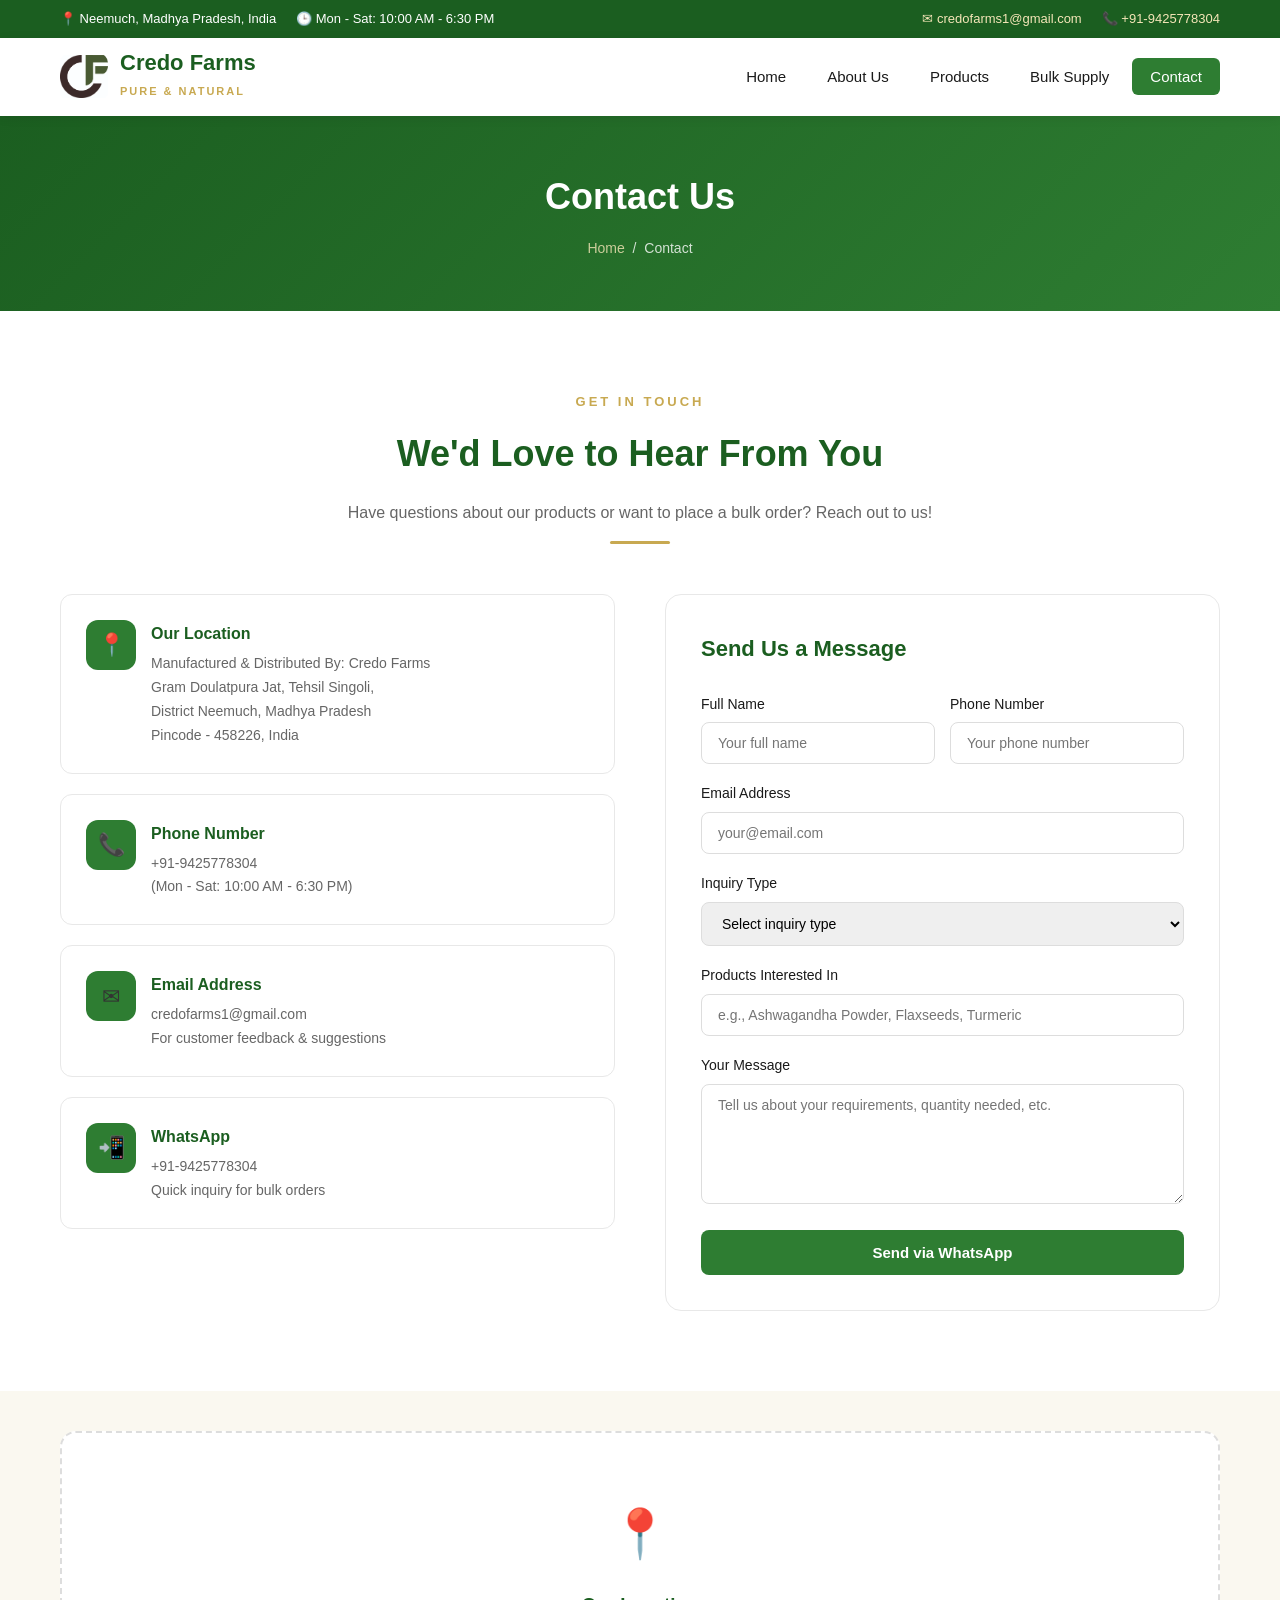
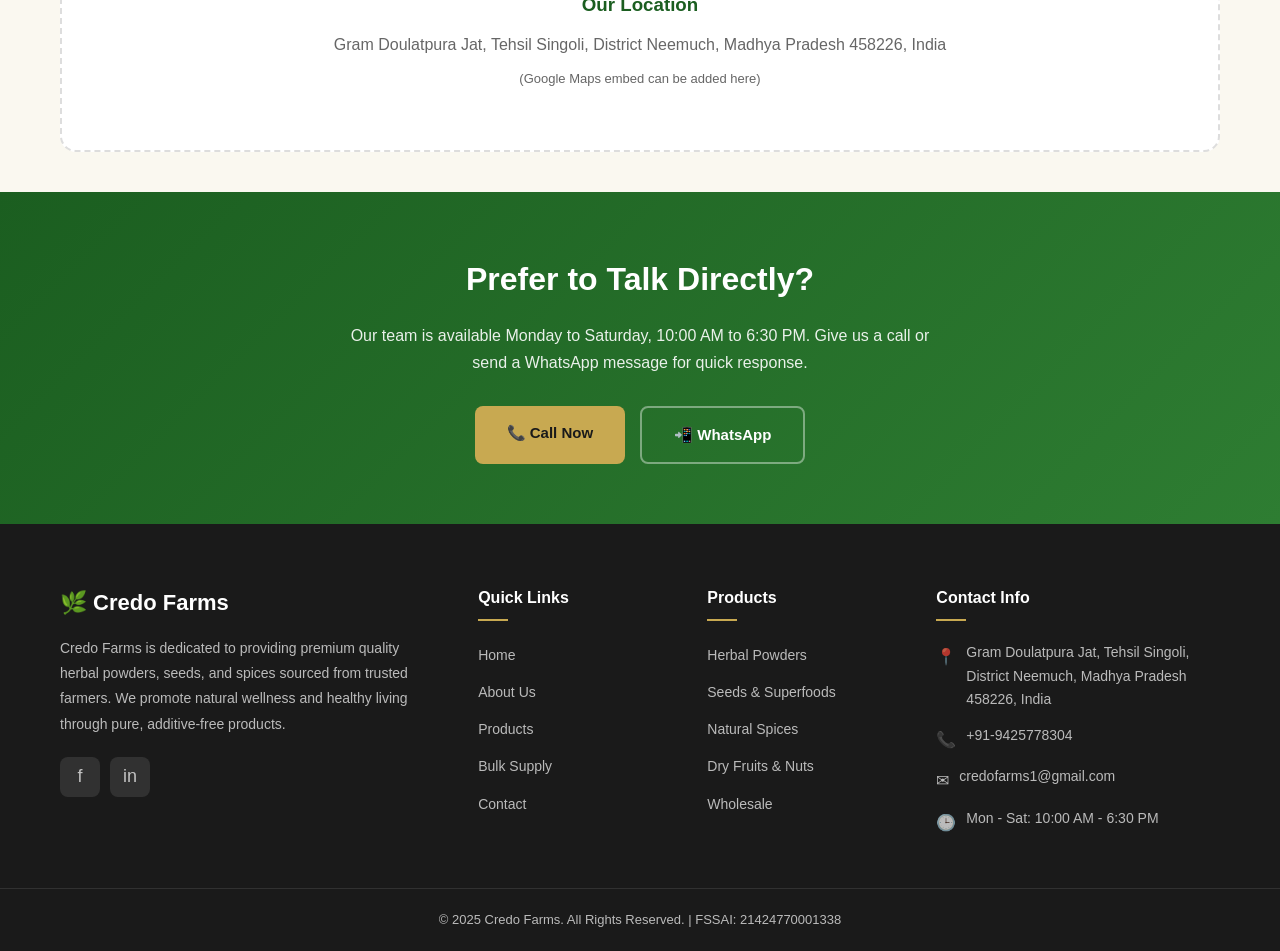
<file: contact.html>
<!DOCTYPE html>
<html lang="en">
<head>
    <meta charset="UTF-8">
    <meta name="viewport" content="width=device-width, initial-scale=1.0">
    <meta name="description" content="Contact Credo Farms for bulk orders, wholesale inquiries, and product information. WhatsApp: +91-9425778304. Located in Neemuch, Madhya Pradesh, India.">
    <meta name="keywords" content="Contact Credo Farms, Herbal Products Inquiry, Bulk Order Herbs India, WhatsApp Order Herbal Products, Credo Farms Neemuch">
    <meta name="author" content="Credo Farms">
    <meta name="robots" content="index, follow">
    <link rel="canonical" href="https://www.credofarm.in/contact.html">
    <title>Contact Us | Credo Farms - Bulk Orders & Inquiries</title>

    <meta property="og:type" content="website">
    <meta property="og:url" content="https://www.credofarm.in/contact.html">
    <meta property="og:title" content="Contact Credo Farms - Get in Touch">
    <meta property="og:description" content="Contact us for bulk orders, wholesale inquiries. WhatsApp: +91-9425778304. Neemuch, Madhya Pradesh, India.">
    <meta property="og:image" content="https://www.credofarm.in/images/logo.jpg">
    <meta name="twitter:card" content="summary">
    <meta name="twitter:title" content="Contact Credo Farms">
    <meta name="twitter:description" content="Bulk orders, wholesale inquiries. WhatsApp: +91-9425778304.">

    <link rel="icon" type="image/jpeg" href="images/logo.jpg">
    <link rel="stylesheet" href="style.css">

    <script type="application/ld+json">
    {
        "@context": "https://schema.org",
        "@type": "BreadcrumbList",
        "itemListElement": [
            {"@type": "ListItem", "position": 1, "name": "Home", "item": "https://www.credofarm.in/"},
            {"@type": "ListItem", "position": 2, "name": "Contact", "item": "https://www.credofarm.in/contact.html"}
        ]
    }
    </script>
</head>
<body>

    <!-- Top Bar -->
    <div class="top-bar">
        <div class="container">
            <div class="top-bar-left">
                <span>&#128205; Neemuch, Madhya Pradesh, India</span>
                <span>&#128338; Mon - Sat: 10:00 AM - 6:30 PM</span>
            </div>
            <div class="top-bar-right">
                <a href="mailto:credofarms1@gmail.com">&#9993; credofarms1@gmail.com</a>
                <a href="tel:+919425778304">&#128222; +91-9425778304</a>
            </div>
        </div>
    </div>

    <!-- Header -->
    <header>
        <div class="container">
            <a href="index.html" class="logo">
                <img src="images/logo.jpg" alt="Credo Farms Logo" class="logo-icon">
                <div class="logo-text">
                    <h1>Credo Farms</h1>
                    <span>Pure & Natural</span>
                </div>
            </a>
            <button class="menu-toggle" id="menuToggle" aria-label="Menu">&#9776;</button>
            <nav>
                <ul>
                    <li><a href="index.html">Home</a></li>
                    <li><a href="about.html">About Us</a></li>
                    <li><a href="products.html">Products</a></li>
                    <li><a href="bulk-supply.html">Bulk Supply</a></li>
                    <li><a href="contact.html" class="active">Contact</a></li>
                </ul>
            </nav>
        </div>
    </header>

    <!-- Page Banner -->
    <section class="page-banner">
        <div class="container">
            <h2>Contact Us</h2>
            <p class="breadcrumb"><a href="index.html">Home</a> &nbsp;/&nbsp; Contact</p>
        </div>
    </section>

    <!-- Contact Section -->
    <section class="section">
        <div class="container">
            <div class="section-header">
                <span class="label">Get In Touch</span>
                <h2>We'd Love to Hear From You</h2>
                <p>Have questions about our products or want to place a bulk order? Reach out to us!</p>
                <div class="divider"></div>
            </div>
            <div class="contact-grid">
                <!-- Contact Info -->
                <div>
                    <div class="contact-info-cards">
                        <div class="contact-info-card">
                            <div class="icon">&#128205;</div>
                            <div>
                                <h4>Our Location</h4>
                                <p>Manufactured & Distributed By: Credo Farms<br>
                                Gram Doulatpura Jat, Tehsil Singoli,<br>
                                District Neemuch, Madhya Pradesh<br>
                                Pincode - 458226, India</p>
                            </div>
                        </div>
                        <div class="contact-info-card">
                            <div class="icon">&#128222;</div>
                            <div>
                                <h4>Phone Number</h4>
                                <p>+91-9425778304<br>
                                (Mon - Sat: 10:00 AM - 6:30 PM)</p>
                            </div>
                        </div>
                        <div class="contact-info-card">
                            <div class="icon">&#9993;</div>
                            <div>
                                <h4>Email Address</h4>
                                <p>credofarms1@gmail.com<br>
                                For customer feedback & suggestions</p>
                            </div>
                        </div>
                        <div class="contact-info-card">
                            <div class="icon">&#128242;</div>
                            <div>
                                <h4>WhatsApp</h4>
                                <p>+91-9425778304<br>
                                Quick inquiry for bulk orders</p>
                            </div>
                        </div>
                    </div>

                </div>

                <!-- Contact Form -->
                <div class="contact-form">
                    <h3>Send Us a Message</h3>
                    <form id="contactForm" onsubmit="sendToWhatsApp(event)">
                        <div class="form-row">
                            <div class="form-group">
                                <label for="name">Full Name</label>
                                <input type="text" id="name" name="name" placeholder="Your full name">
                            </div>
                            <div class="form-group">
                                <label for="phone">Phone Number</label>
                                <input type="tel" id="phone" name="phone" placeholder="Your phone number">
                            </div>
                        </div>
                        <div class="form-group">
                            <label for="email">Email Address</label>
                            <input type="email" id="email" name="email" placeholder="your@email.com">
                        </div>
                        <div class="form-group">
                            <label for="inquiry">Inquiry Type</label>
                            <select id="inquiry" name="inquiry">
                                <option value="">Select inquiry type</option>
                                <option value="Bulk Order Inquiry">Bulk Order Inquiry</option>
                                <option value="Wholesale Partnership">Wholesale Partnership</option>
                                <option value="Distribution Opportunity">Distribution Opportunity</option>
                                <option value="Product Information">Product Information</option>
                                <option value="Other">Other</option>
                            </select>
                        </div>
                        <div class="form-group">
                            <label for="products">Products Interested In</label>
                            <input type="text" id="products" name="products" placeholder="e.g., Ashwagandha Powder, Flaxseeds, Turmeric">
                        </div>
                        <div class="form-group">
                            <label for="message">Your Message</label>
                            <textarea id="message" name="message" placeholder="Tell us about your requirements, quantity needed, etc."></textarea>
                        </div>
                        <button type="submit" class="btn btn-green" style="width: 100%; text-align: center;">Send via WhatsApp</button>
                    </form>
                </div>
            </div>
        </div>
    </section>

    <!-- Map Placeholder -->
    <section style="background: var(--cream); padding: 40px 0;">
        <div class="container">
            <div style="background: var(--white); border-radius: 16px; padding: 60px; text-align: center; border: 2px dashed #ddd;">
                <div style="font-size: 48px; margin-bottom: 15px;">&#128205;</div>
                <h3 style="color: var(--primary-dark); margin-bottom: 10px;">Our Location</h3>
                <p style="color: var(--gray);">Gram Doulatpura Jat, Tehsil Singoli, District Neemuch, Madhya Pradesh 458226, India</p>
                <p style="color: var(--gray); font-size: 13px; margin-top: 10px;">(Google Maps embed can be added here)</p>
            </div>
        </div>
    </section>

    <!-- CTA -->
    <section class="bulk-cta">
        <div class="container">
            <h2>Prefer to Talk Directly?</h2>
            <p>Our team is available Monday to Saturday, 10:00 AM to 6:30 PM. Give us a call or send a WhatsApp message for quick response.</p>
            <div class="cta-buttons">
                <a href="tel:+919425778304" class="btn btn-primary">&#128222; Call Now</a>
                <a href="https://wa.me/919425778304" class="btn btn-outline" target="_blank">&#128242; WhatsApp</a>
            </div>
        </div>
    </section>

    <!-- Footer -->
    <footer>
        <div class="container">
            <div class="footer-grid">
                <div class="footer-brand">
                    <h3>&#127807; Credo Farms</h3>
                    <p>Credo Farms is dedicated to providing premium quality herbal powders, seeds, and spices sourced from trusted farmers. We promote natural wellness and healthy living through pure, additive-free products.</p>
                    <div class="footer-social">
                        <a href="https://www.facebook.com/share/1B95sfVtL5/" title="Facebook" target="_blank">f</a>
                        <a href="https://www.instagram.com/credo_farms?igsh=MTVqYTg5eHdmNXNsdQ==" title="Instagram" target="_blank">in</a>
                    </div>
                </div>
                <div>
                    <h4>Quick Links</h4>
                    <ul class="footer-links">
                        <li><a href="index.html">Home</a></li>
                        <li><a href="about.html">About Us</a></li>
                        <li><a href="products.html">Products</a></li>
                        <li><a href="bulk-supply.html">Bulk Supply</a></li>
                        <li><a href="contact.html">Contact</a></li>
                    </ul>
                </div>
                <div>
                    <h4>Products</h4>
                    <ul class="footer-links">
                        <li><a href="products.html#herbal">Herbal Powders</a></li>
                        <li><a href="products.html#seeds">Seeds & Superfoods</a></li>
                        <li><a href="products.html#spices">Natural Spices</a></li>
                        <li><a href="products.html#dryfruits">Dry Fruits & Nuts</a></li>
                        <li><a href="bulk-supply.html">Wholesale</a></li>
                    </ul>
                </div>
                <div>
                    <h4>Contact Info</h4>
                    <ul class="footer-contact">
                        <li><span>&#128205;</span> Gram Doulatpura Jat, Tehsil Singoli, District Neemuch, Madhya Pradesh 458226, India</li>
                        <li><span>&#128222;</span> +91-9425778304</li>
                        <li><span>&#9993;</span> credofarms1@gmail.com</li>
                        <li><span>&#128338;</span> Mon - Sat: 10:00 AM - 6:30 PM</li>
                    </ul>
                </div>
            </div>
        </div>
        <div class="footer-bottom">
            <div class="container">
                <p>&copy; 2025 Credo Farms. All Rights Reserved. | FSSAI: 21424770001338</p>
            </div>
        </div>
    </footer>

    <script>
    (function() {
        var toggle = document.getElementById('menuToggle');
        var menu = document.querySelector('nav ul');
        toggle.addEventListener('click', function() {
            menu.classList.toggle('active');
            toggle.innerHTML = menu.classList.contains('active') ? '&#10005;' : '&#9776;';
        });
        menu.querySelectorAll('a').forEach(function(link) {
            link.addEventListener('click', function() {
                menu.classList.remove('active');
                toggle.innerHTML = '&#9776;';
            });
        });
    })();

    function sendToWhatsApp(e) {
        e.preventDefault();
        var name = document.getElementById('name').value.trim();
        var phone = document.getElementById('phone').value.trim();
        var email = document.getElementById('email').value.trim();
        var inquiry = document.getElementById('inquiry').value;
        var products = document.getElementById('products').value.trim();
        var message = document.getElementById('message').value.trim();

        var text = '*New Inquiry from Credo Farms Website*\n\n';
        text += '*Name:* ' + name + '\n';
        text += '*Phone:* ' + phone + '\n';
        if (email) text += '*Email:* ' + email + '\n';
        if (inquiry) text += '*Inquiry Type:* ' + inquiry + '\n';
        if (products) text += '*Products Interested:* ' + products + '\n';
        text += '*Message:* ' + message;

        var waUrl = 'https://wa.me/919425778304?text=' + encodeURIComponent(text);
        window.open(waUrl, '_blank');
    }
    </script>
</body>
</html>
</file>
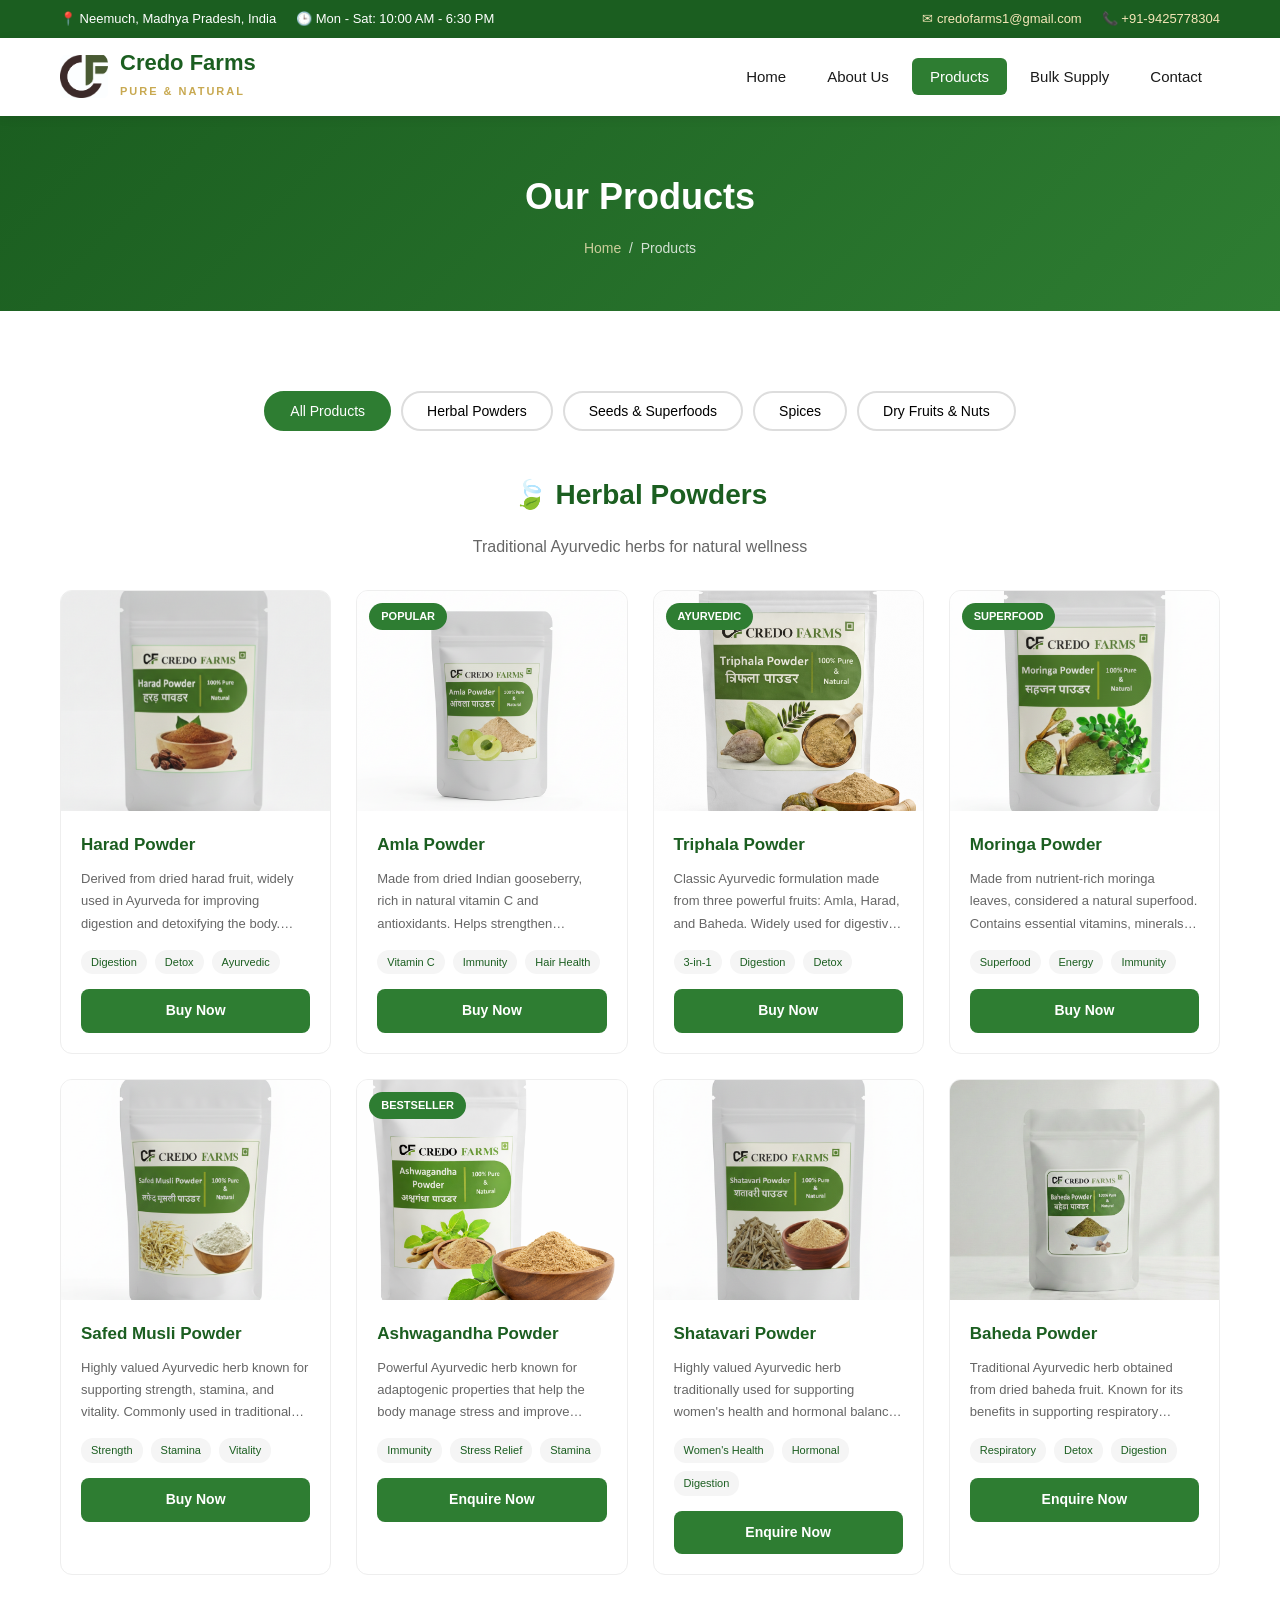
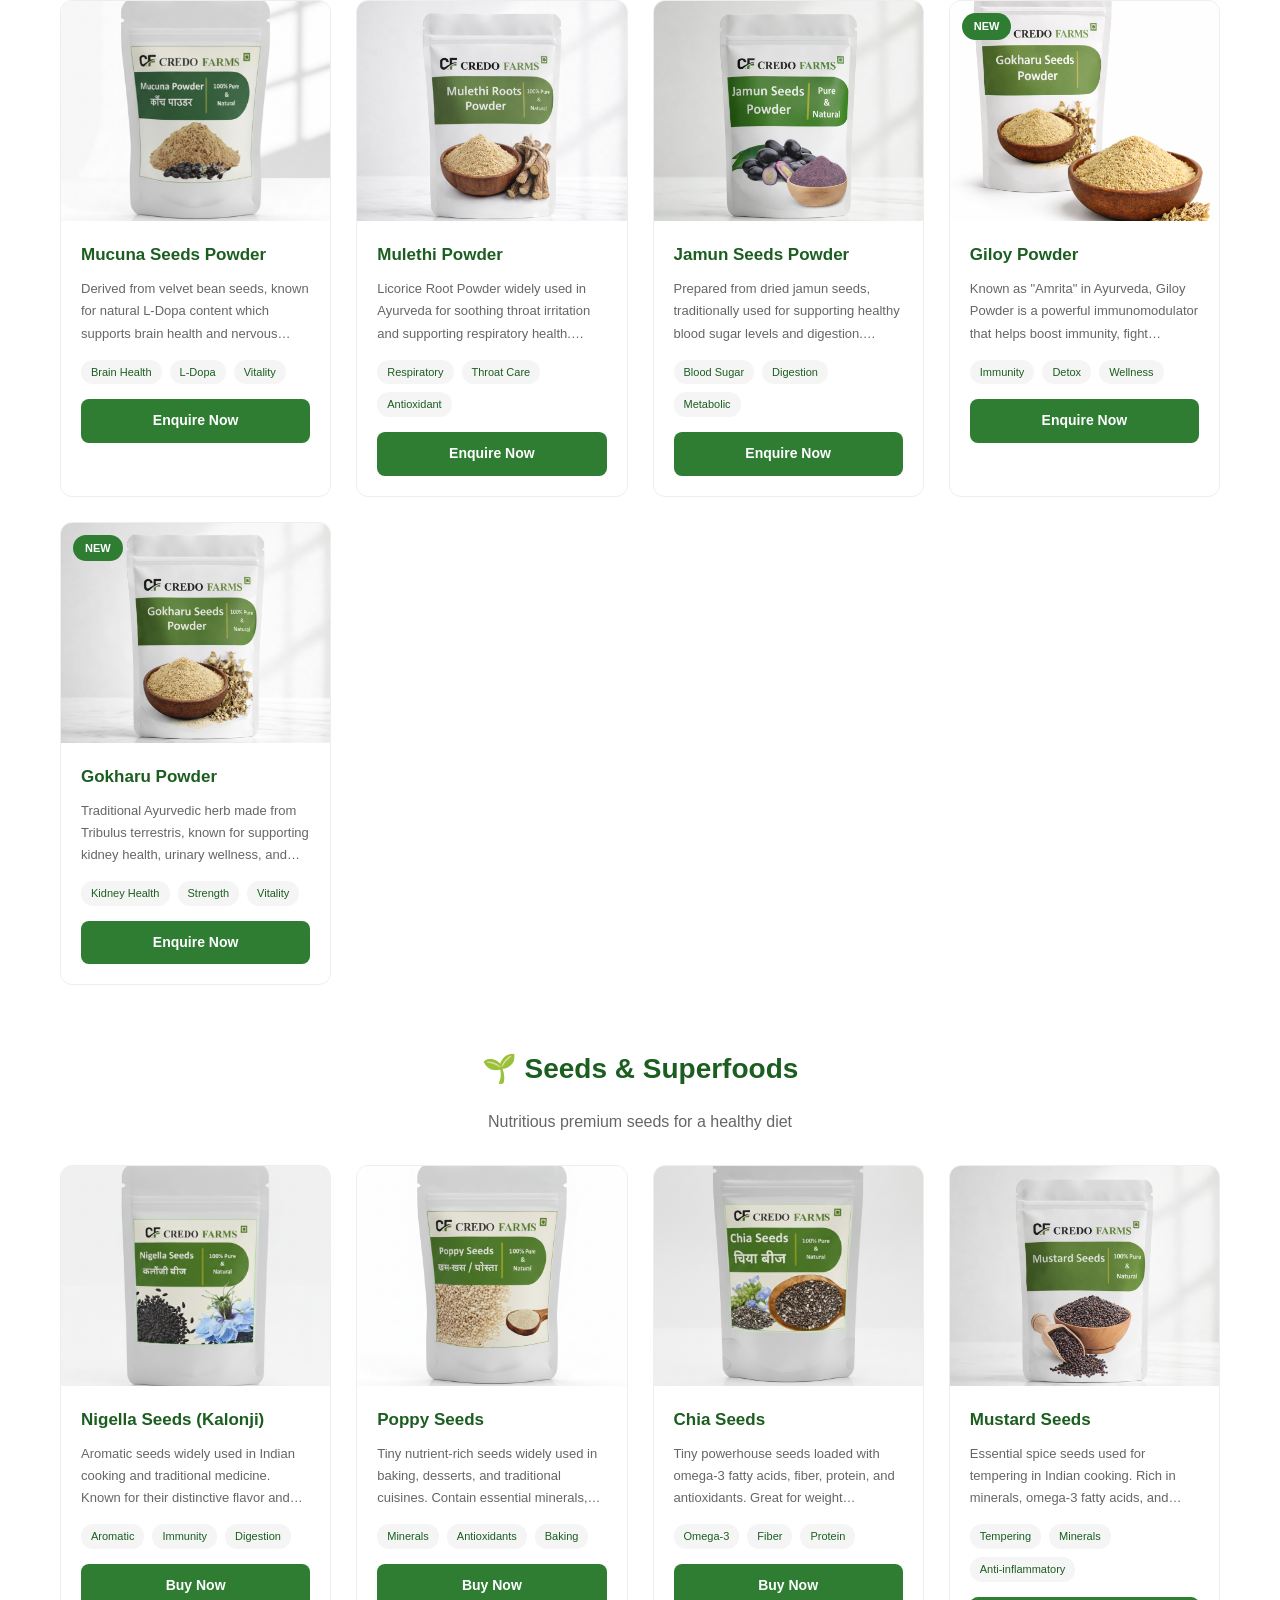
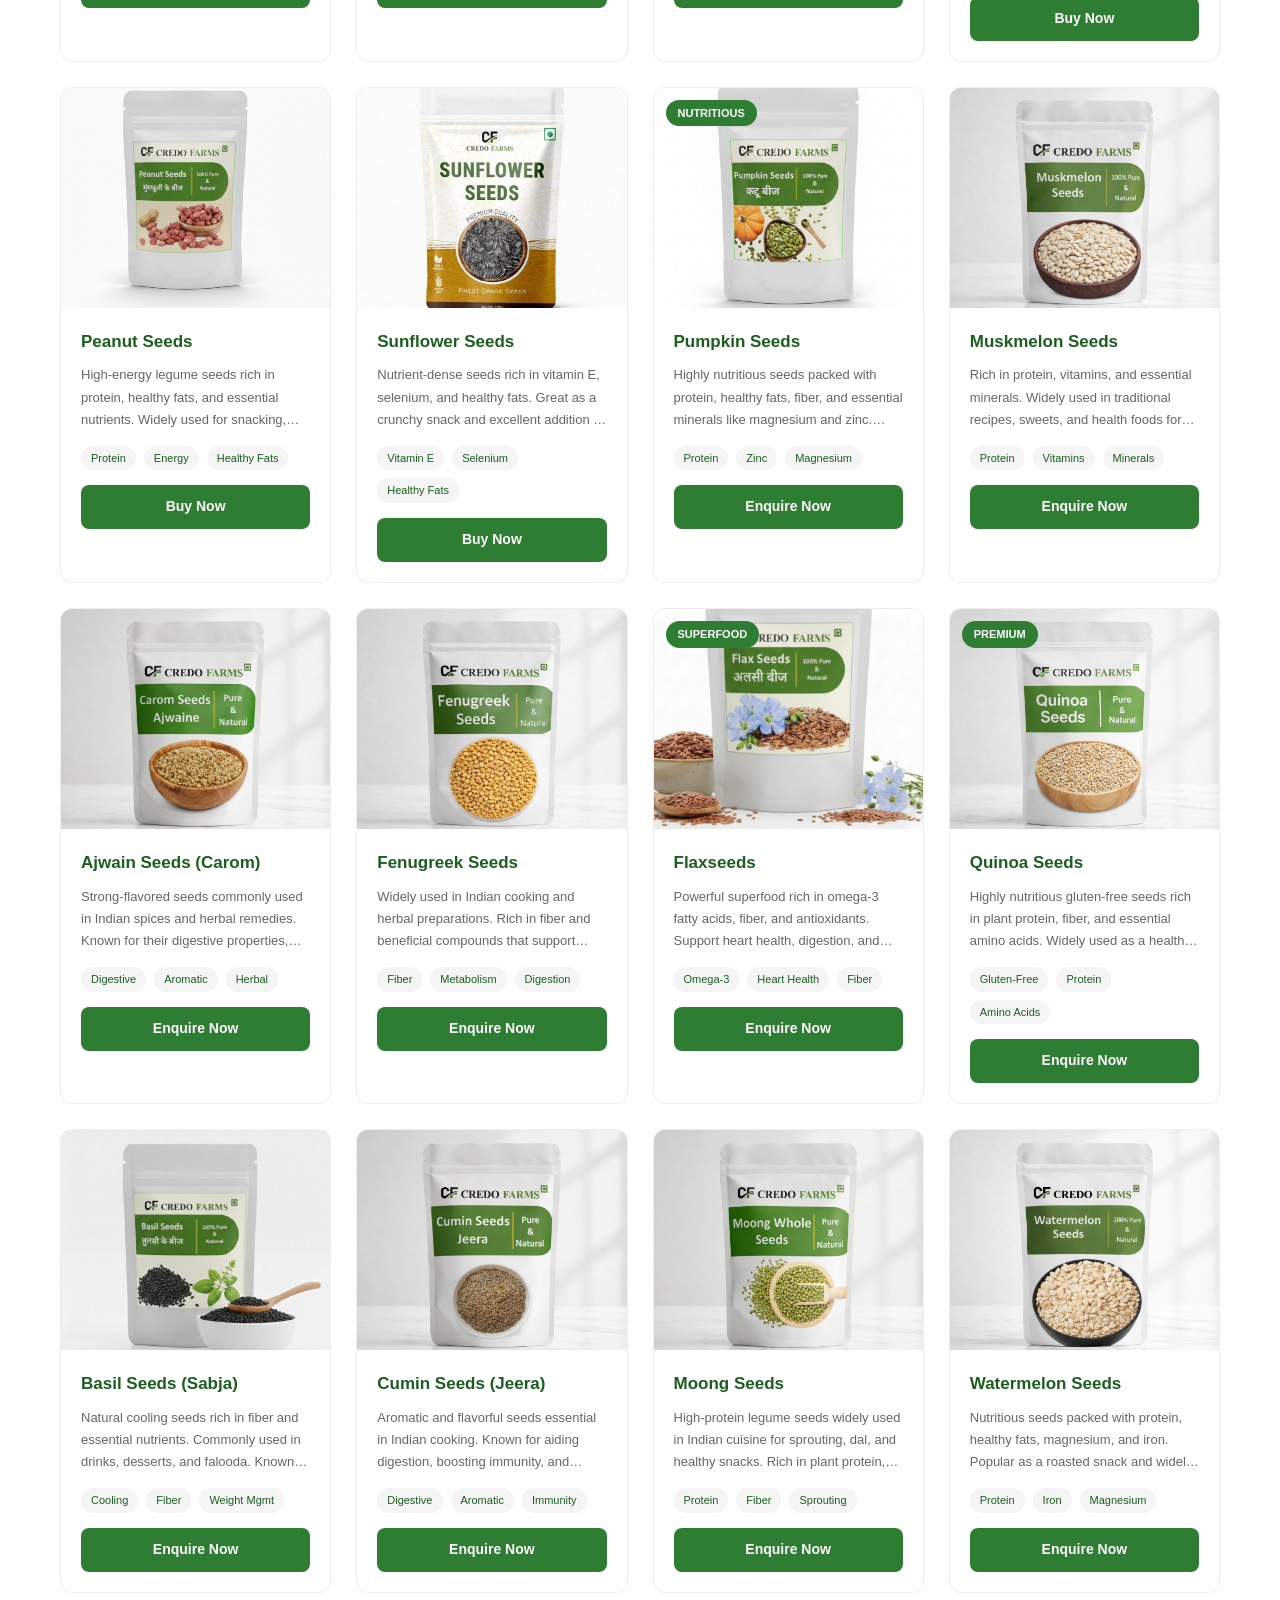
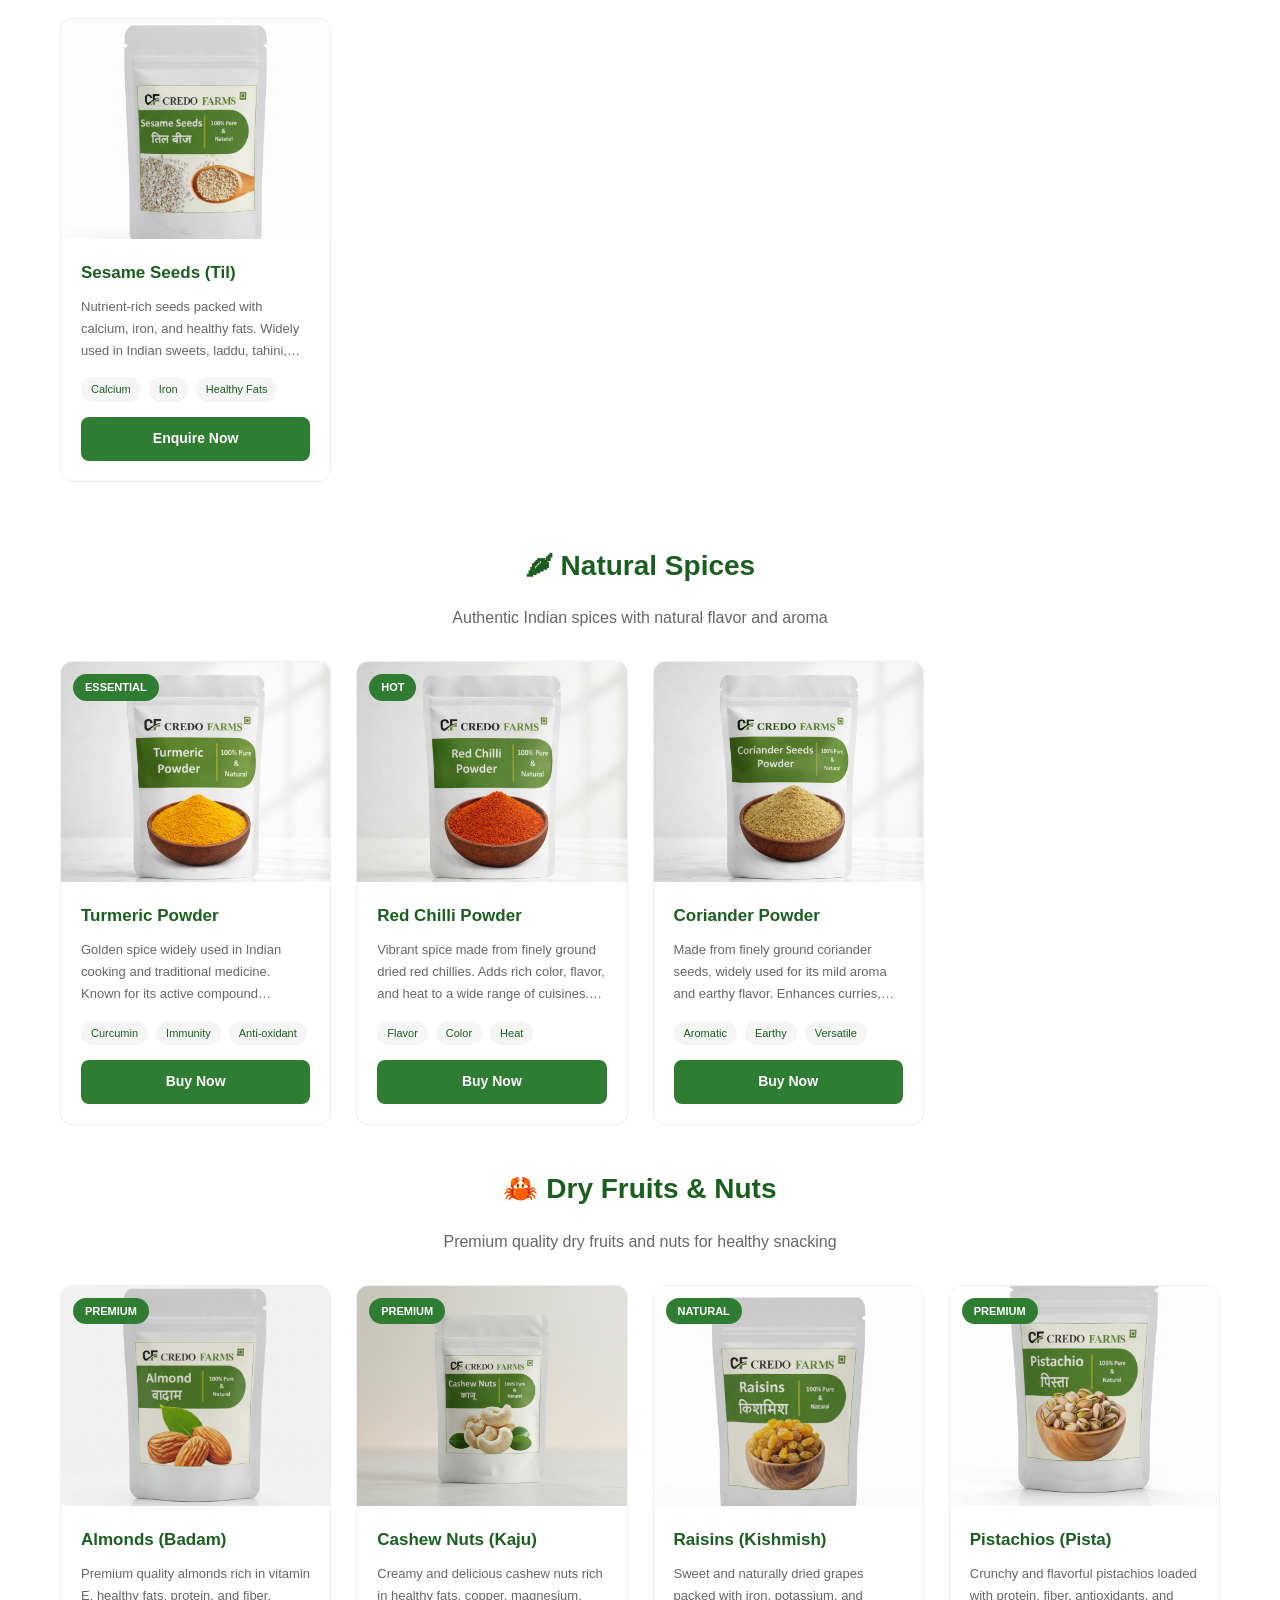
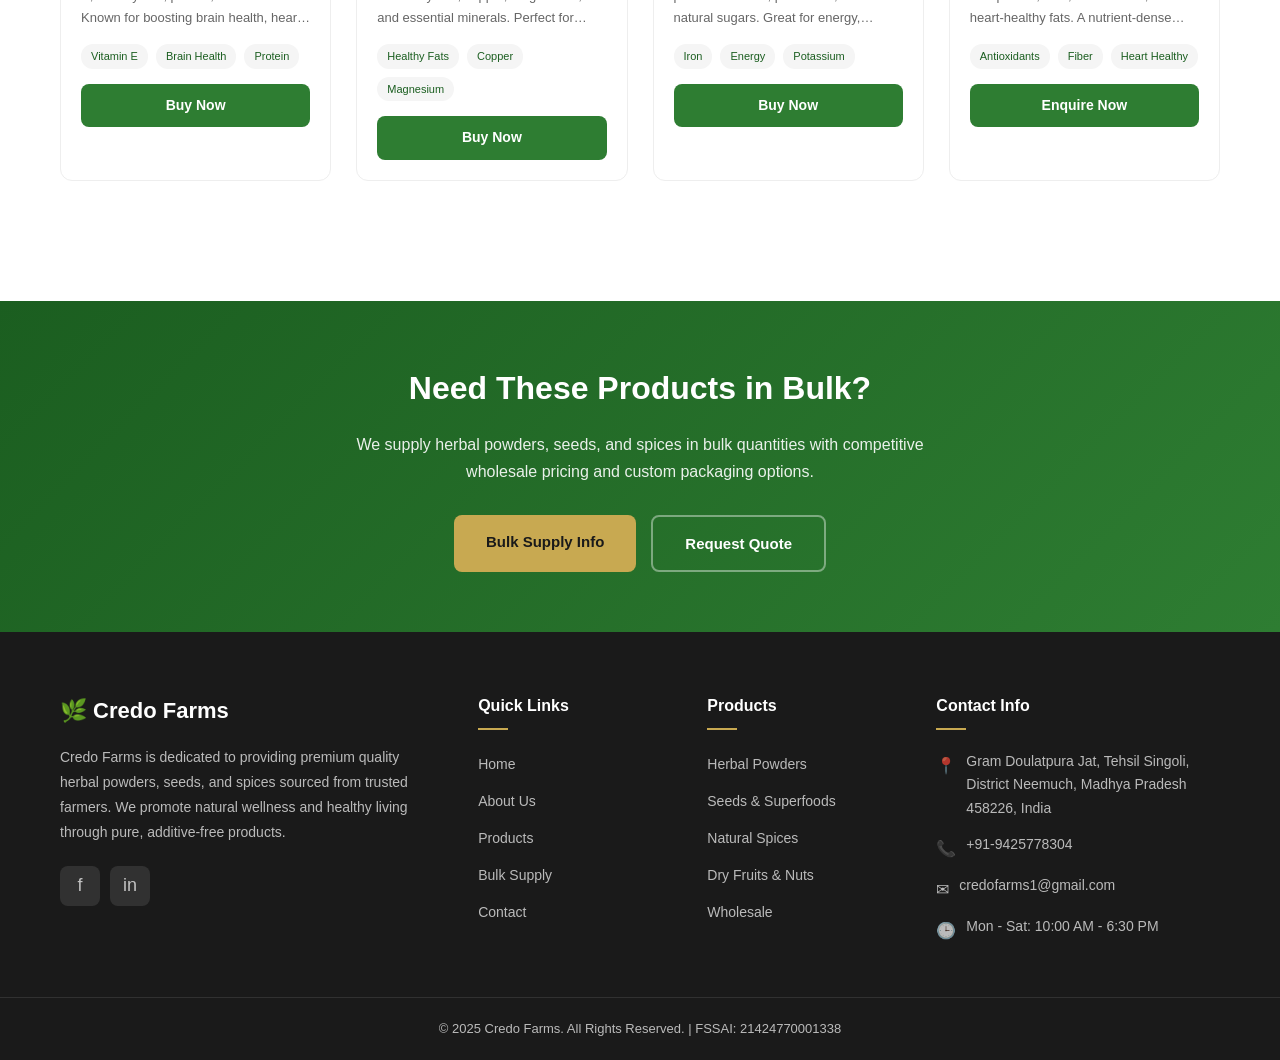
<file: products.html>
<!DOCTYPE html>
<html lang="en">
<head>
    <meta charset="UTF-8">
    <meta name="viewport" content="width=device-width, initial-scale=1.0">
    <meta name="description" content="Buy Credo Farms herbal powders, seeds, spices & dry fruits online. Ashwagandha, Moringa, Triphala, Turmeric, Flaxseeds, Chia Seeds, Almonds & more. 100% Pure & Natural.">
    <meta name="keywords" content="Buy Ashwagandha Powder Online, Moringa Powder India, Triphala Powder Ayurvedic, Flaxseeds Online, Turmeric Powder Premium, Chia Seeds India, Red Chilli Powder, Coriander Powder, Pumpkin Seeds, Almonds Cashew Online, Credo Farms Products, Herbal Supplements India">
    <meta name="author" content="Credo Farms">
    <meta name="robots" content="index, follow">
    <link rel="canonical" href="https://www.credofarm.in/products.html">
    <title>Products | Credo Farms - Buy Herbal Powders, Seeds & Spices Online</title>

    <meta property="og:type" content="website">
    <meta property="og:url" content="https://www.credofarm.in/products.html">
    <meta property="og:title" content="Credo Farms Products - Herbal Powders, Seeds, Spices & Dry Fruits">
    <meta property="og:description" content="Buy premium Ashwagandha, Moringa, Triphala, Turmeric, Flaxseeds, Chia Seeds, Almonds & more. 100% Pure & Natural.">
    <meta property="og:image" content="https://www.credofarm.in/images/logo.jpg">
    <meta name="twitter:card" content="summary_large_image">
    <meta name="twitter:title" content="Credo Farms Products - Buy Online">
    <meta name="twitter:description" content="Premium herbal powders, seeds, spices & dry fruits. 100% Pure & Natural.">

    <link rel="icon" type="image/jpeg" href="images/logo.jpg">
    <link rel="stylesheet" href="style.css">

    <script type="application/ld+json">
    {
        "@context": "https://schema.org",
        "@type": "BreadcrumbList",
        "itemListElement": [
            {"@type": "ListItem", "position": 1, "name": "Home", "item": "https://www.credofarm.in/"},
            {"@type": "ListItem", "position": 2, "name": "Products", "item": "https://www.credofarm.in/products.html"}
        ]
    }
    </script>
</head>
<body>

    <!-- Top Bar -->
    <div class="top-bar">
        <div class="container">
            <div class="top-bar-left">
                <span>&#128205; Neemuch, Madhya Pradesh, India</span>
                <span>&#128338; Mon - Sat: 10:00 AM - 6:30 PM</span>
            </div>
            <div class="top-bar-right">
                <a href="mailto:credofarms1@gmail.com">&#9993; credofarms1@gmail.com</a>
                <a href="tel:+919425778304">&#128222; +91-9425778304</a>
            </div>
        </div>
    </div>

    <!-- Header -->
    <header>
        <div class="container">
            <a href="index.html" class="logo">
                <img src="images/logo.jpg" alt="Credo Farms Logo" class="logo-icon">
                <div class="logo-text">
                    <h1>Credo Farms</h1>
                    <span>Pure & Natural</span>
                </div>
            </a>
            <button class="menu-toggle" id="menuToggle" aria-label="Menu">&#9776;</button>
            <nav>
                <ul>
                    <li><a href="index.html">Home</a></li>
                    <li><a href="about.html">About Us</a></li>
                    <li><a href="products.html" class="active">Products</a></li>
                    <li><a href="bulk-supply.html">Bulk Supply</a></li>
                    <li><a href="contact.html">Contact</a></li>
                </ul>
            </nav>
        </div>
    </header>

    <!-- Page Banner -->
    <section class="page-banner">
        <div class="container">
            <h2>Our Products</h2>
            <p class="breadcrumb"><a href="index.html">Home</a> &nbsp;/&nbsp; Products</p>
        </div>
    </section>

    <!-- Filter Tabs -->
    <section class="section">
        <div class="container">
            <div class="filter-tabs">
                <button class="filter-tab active" onclick="filterProducts('all', this)">All Products</button>
                <button class="filter-tab" onclick="filterProducts('herbal', this)">Herbal Powders</button>
                <button class="filter-tab" onclick="filterProducts('seeds', this)">Seeds & Superfoods</button>
                <button class="filter-tab" onclick="filterProducts('spices', this)">Spices</button>
                <button class="filter-tab" onclick="filterProducts('dryfruits', this)">Dry Fruits & Nuts</button>
            </div>

            <!-- ==================== HERBAL POWDERS ==================== -->
            <div id="herbal">
                <div class="section-header" style="margin-bottom: 30px;">
                    <h2 style="font-size: 28px;">&#127811; Herbal Powders</h2>
                    <p>Traditional Ayurvedic herbs for natural wellness</p>
                </div>
                <div class="products-grid" style="margin-bottom: 60px;">

                    <div class="product-card" data-category="herbal">
                        <div class="product-card-img">
                            <img src="images/products/harad-powder.png" alt="Harad Powder">
                        </div>
                        <div class="product-card-body">
                            <h3>Harad Powder</h3>
                            <p>Derived from dried harad fruit, widely used in Ayurveda for improving digestion and detoxifying the body. Known as the "King of Medicines" in Ayurveda.</p>
                            <div class="features">
                                <span>Digestion</span>
                                <span>Detox</span>
                                <span>Ayurvedic</span>
                            </div>
                            <a href="https://amzn.in/d/04sBbmqT" class="btn btn-green" target="_blank">Buy Now</a>
                        </div>
                    </div>

                    <div class="product-card" data-category="herbal">
                        <div class="product-card-img">
                            <span class="tag">Popular</span>
                            <img src="images/products/amla-powder.jpg" alt="Amla Powder">
                        </div>
                        <div class="product-card-body">
                            <h3>Amla Powder</h3>
                            <p>Made from dried Indian gooseberry, rich in natural vitamin C and antioxidants. Helps strengthen immunity, improve digestion, support hair health, and promote overall vitality.</p>
                            <div class="features">
                                <span>Vitamin C</span>
                                <span>Immunity</span>
                                <span>Hair Health</span>
                            </div>
                            <a href="https://amzn.in/d/0fA3uqi7" class="btn btn-green" target="_blank">Buy Now</a>
                        </div>
                    </div>

                    <div class="product-card" data-category="herbal">
                        <div class="product-card-img">
                            <span class="tag">Ayurvedic</span>
                            <img src="images/products/triphala-powder.png" alt="Triphala Powder">
                        </div>
                        <div class="product-card-body">
                            <h3>Triphala Powder</h3>
                            <p>Classic Ayurvedic formulation made from three powerful fruits: Amla, Harad, and Baheda. Widely used for digestive support, gentle detoxification, and improving overall wellness.</p>
                            <div class="features">
                                <span>3-in-1</span>
                                <span>Digestion</span>
                                <span>Detox</span>
                            </div>
                            <a href="https://amzn.in/d/0fCDH1kR" class="btn btn-green" target="_blank">Buy Now</a>
                        </div>
                    </div>

                    <div class="product-card" data-category="herbal">
                        <div class="product-card-img">
                            <span class="tag">Superfood</span>
                            <img src="images/products/moringa-powder.jpg" alt="Moringa Powder">
                        </div>
                        <div class="product-card-body">
                            <h3>Moringa Powder</h3>
                            <p>Made from nutrient-rich moringa leaves, considered a natural superfood. Contains essential vitamins, minerals, antioxidants, and plant proteins for energy and immunity.</p>
                            <div class="features">
                                <span>Superfood</span>
                                <span>Energy</span>
                                <span>Immunity</span>
                            </div>
                            <a href="https://amzn.in/d/0bPGcJRt" class="btn btn-green" target="_blank">Buy Now</a>
                        </div>
                    </div>

                    <div class="product-card" data-category="herbal">
                        <div class="product-card-img">
                            <img src="images/products/safed-musli-powder.jpg" alt="Safed Musli Powder">
                        </div>
                        <div class="product-card-body">
                            <h3>Safed Musli Powder</h3>
                            <p>Highly valued Ayurvedic herb known for supporting strength, stamina, and vitality. Commonly used in traditional herbal formulations for promoting overall wellness.</p>
                            <div class="features">
                                <span>Strength</span>
                                <span>Stamina</span>
                                <span>Vitality</span>
                            </div>
                            <a href="https://amzn.in/d/0aB3amwI" class="btn btn-green" target="_blank">Buy Now</a>
                        </div>
                    </div>

                    <div class="product-card" data-category="herbal">
                        <div class="product-card-img">
                            <span class="tag">Bestseller</span>
                            <img src="images/products/ashwagandha-powder.png" alt="Ashwagandha Powder">
                        </div>
                        <div class="product-card-body">
                            <h3>Ashwagandha Powder</h3>
                            <p>Powerful Ayurvedic herb known for adaptogenic properties that help the body manage stress and improve overall vitality. Made from carefully selected and naturally dried ashwagandha roots.</p>
                            <div class="features">
                                <span>Immunity</span>
                                <span>Stress Relief</span>
                                <span>Stamina</span>
                            </div>
                            <a href="https://wa.me/919425778304?text=Hi%2C%20I%20am%20interested%20in%20Ashwagandha%20Powder.%20Please%20share%20details." class="btn btn-green" target="_blank">Enquire Now</a>
                        </div>
                    </div>

                    <div class="product-card" data-category="herbal">
                        <div class="product-card-img">
                            <img src="images/products/shatavari-powder.jpg" alt="Shatavari Powder">
                        </div>
                        <div class="product-card-body">
                            <h3>Shatavari Powder</h3>
                            <p>Highly valued Ayurvedic herb traditionally used for supporting women's health and hormonal balance. Helps improve digestion, strengthen immunity, and promote overall wellness.</p>
                            <div class="features">
                                <span>Women's Health</span>
                                <span>Hormonal</span>
                                <span>Digestion</span>
                            </div>
                            <a href="https://wa.me/919425778304?text=Hi%2C%20I%20am%20interested%20in%20Shatavari%20Powder.%20Please%20share%20details." class="btn btn-green" target="_blank">Enquire Now</a>
                        </div>
                    </div>

                    <div class="product-card" data-category="herbal">
                        <div class="product-card-img">
                            <img src="images/products/baheda-powder.png" alt="Baheda Powder">
                        </div>
                        <div class="product-card-body">
                            <h3>Baheda Powder</h3>
                            <p>Traditional Ayurvedic herb obtained from dried baheda fruit. Known for its benefits in supporting respiratory health, digestion, and detoxification. Key ingredient of Triphala.</p>
                            <div class="features">
                                <span>Respiratory</span>
                                <span>Detox</span>
                                <span>Digestion</span>
                            </div>
                            <a href="https://wa.me/919425778304?text=Hi%2C%20I%20am%20interested%20in%20Baheda%20Powder.%20Please%20share%20details." class="btn btn-green" target="_blank">Enquire Now</a>
                        </div>
                    </div>

                    <div class="product-card" data-category="herbal">
                        <div class="product-card-img">
                            <img src="images/products/mucuna-powder.png" alt="Mucuna Seeds Powder">
                        </div>
                        <div class="product-card-body">
                            <h3>Mucuna Seeds Powder</h3>
                            <p>Derived from velvet bean seeds, known for natural L-Dopa content which supports brain health and nervous system function. Improves vitality and mental wellness.</p>
                            <div class="features">
                                <span>Brain Health</span>
                                <span>L-Dopa</span>
                                <span>Vitality</span>
                            </div>
                            <a href="https://wa.me/919425778304?text=Hi%2C%20I%20am%20interested%20in%20Mucuna%20Seeds%20Powder.%20Please%20share%20details." class="btn btn-green" target="_blank">Enquire Now</a>
                        </div>
                    </div>

                    <div class="product-card" data-category="herbal">
                        <div class="product-card-img">
                            <img src="images/products/mulethi-powder.png" alt="Mulethi Powder">
                        </div>
                        <div class="product-card-body">
                            <h3>Mulethi Powder</h3>
                            <p>Licorice Root Powder widely used in Ayurveda for soothing throat irritation and supporting respiratory health. Helps in digestion and acts as a natural antioxidant.</p>
                            <div class="features">
                                <span>Respiratory</span>
                                <span>Throat Care</span>
                                <span>Antioxidant</span>
                            </div>
                            <a href="https://wa.me/919425778304?text=Hi%2C%20I%20am%20interested%20in%20Mulethi%20Powder.%20Please%20share%20details." class="btn btn-green" target="_blank">Enquire Now</a>
                        </div>
                    </div>

                    <div class="product-card" data-category="herbal">
                        <div class="product-card-img">
                            <img src="images/products/jamun-seeds-powder.png" alt="Jamun Seeds Powder">
                        </div>
                        <div class="product-card-body">
                            <h3>Jamun Seeds Powder</h3>
                            <p>Prepared from dried jamun seeds, traditionally used for supporting healthy blood sugar levels and digestion. Widely valued in Ayurvedic practices for metabolic health.</p>
                            <div class="features">
                                <span>Blood Sugar</span>
                                <span>Digestion</span>
                                <span>Metabolic</span>
                            </div>
                            <a href="https://wa.me/919425778304?text=Hi%2C%20I%20am%20interested%20in%20Jamun%20Seeds%20Powder.%20Please%20share%20details." class="btn btn-green" target="_blank">Enquire Now</a>
                        </div>
                    </div>

                    <div class="product-card" data-category="herbal">
                        <div class="product-card-img">
                            <span class="tag">New</span>
                            <img src="images/products/giloy-powder.png" alt="Giloy Powder">
                        </div>
                        <div class="product-card-body">
                            <h3>Giloy Powder</h3>
                            <p>Known as "Amrita" in Ayurveda, Giloy Powder is a powerful immunomodulator that helps boost immunity, fight infections, and support overall health and wellness.</p>
                            <div class="features">
                                <span>Immunity</span>
                                <span>Detox</span>
                                <span>Wellness</span>
                            </div>
                            <a href="https://wa.me/919425778304?text=Hi%2C%20I%20am%20interested%20in%20Giloy%20Powder.%20Please%20share%20details." class="btn btn-green" target="_blank">Enquire Now</a>
                        </div>
                    </div>

                    <div class="product-card" data-category="herbal">
                        <div class="product-card-img">
                            <span class="tag">New</span>
                            <img src="images/products/gokharu-powder.png" alt="Gokharu Powder">
                        </div>
                        <div class="product-card-body">
                            <h3>Gokharu Powder</h3>
                            <p>Traditional Ayurvedic herb made from Tribulus terrestris, known for supporting kidney health, urinary wellness, and improving strength and vitality naturally.</p>
                            <div class="features">
                                <span>Kidney Health</span>
                                <span>Strength</span>
                                <span>Vitality</span>
                            </div>
                            <a href="https://wa.me/919425778304?text=Hi%2C%20I%20am%20interested%20in%20Gokharu%20Powder.%20Please%20share%20details." class="btn btn-green" target="_blank">Enquire Now</a>
                        </div>
                    </div>

                </div>
            </div>

            <!-- ==================== SEEDS & SUPERFOODS ==================== -->
            <div id="seeds">
                <div class="section-header" style="margin-bottom: 30px;">
                    <h2 style="font-size: 28px;">&#127793; Seeds & Superfoods</h2>
                    <p>Nutritious premium seeds for a healthy diet</p>
                </div>
                <div class="products-grid" style="margin-bottom: 60px;">

                    <div class="product-card" data-category="seeds">
                        <div class="product-card-img">
                            <img src="images/products/nigella-seeds.jpg" alt="Nigella Seeds">
                        </div>
                        <div class="product-card-body">
                            <h3>Nigella Seeds (Kalonji)</h3>
                            <p>Aromatic seeds widely used in Indian cooking and traditional medicine. Known for their distinctive flavor and health benefits, supporting digestion and immunity.</p>
                            <div class="features">
                                <span>Aromatic</span>
                                <span>Immunity</span>
                                <span>Digestion</span>
                            </div>
                            <a href="https://amzn.in/d/0abY7DLk" class="btn btn-green" target="_blank">Buy Now</a>
                        </div>
                    </div>

                    <div class="product-card" data-category="seeds">
                        <div class="product-card-img">
                            <img src="images/products/poppy-seeds.jpg" alt="Poppy Seeds">
                        </div>
                        <div class="product-card-body">
                            <h3>Poppy Seeds</h3>
                            <p>Tiny nutrient-rich seeds widely used in baking, desserts, and traditional cuisines. Contain essential minerals, healthy fats, and antioxidants.</p>
                            <div class="features">
                                <span>Minerals</span>
                                <span>Antioxidants</span>
                                <span>Baking</span>
                            </div>
                            <a href="https://amzn.in/d/05Y5oNMV" class="btn btn-green" target="_blank">Buy Now</a>
                        </div>
                    </div>

                    <div class="product-card" data-category="seeds">
                        <div class="product-card-img">
                            <img src="images/products/chia-seeds.jpg" alt="Chia Seeds">
                        </div>
                        <div class="product-card-body">
                            <h3>Chia Seeds</h3>
                            <p>Tiny powerhouse seeds loaded with omega-3 fatty acids, fiber, protein, and antioxidants. Great for weight management, heart health, and energy boosting.</p>
                            <div class="features">
                                <span>Omega-3</span>
                                <span>Fiber</span>
                                <span>Protein</span>
                            </div>
                            <a href="https://amzn.in/d/04Av1XXz" class="btn btn-green" target="_blank">Buy Now</a>
                        </div>
                    </div>

                    <div class="product-card" data-category="seeds">
                        <div class="product-card-img">
                            <img src="images/products/mustard-seeds.png" alt="Mustard Seeds">
                        </div>
                        <div class="product-card-body">
                            <h3>Mustard Seeds</h3>
                            <p>Essential spice seeds used for tempering in Indian cooking. Rich in minerals, omega-3 fatty acids, and known for their anti-inflammatory properties.</p>
                            <div class="features">
                                <span>Tempering</span>
                                <span>Minerals</span>
                                <span>Anti-inflammatory</span>
                            </div>
                            <a href="https://amzn.in/d/06LNb0Gy" class="btn btn-green" target="_blank">Buy Now</a>
                        </div>
                    </div>

                    <div class="product-card" data-category="seeds">
                        <div class="product-card-img">
                            <img src="images/products/peanut-seeds.jpg" alt="Peanut Seeds">
                        </div>
                        <div class="product-card-body">
                            <h3>Peanut Seeds</h3>
                            <p>High-energy legume seeds rich in protein, healthy fats, and essential nutrients. Widely used for snacking, cooking, and oil extraction.</p>
                            <div class="features">
                                <span>Protein</span>
                                <span>Energy</span>
                                <span>Healthy Fats</span>
                            </div>
                            <a href="https://amzn.in/d/05fMUXp8" class="btn btn-green" target="_blank">Buy Now</a>
                        </div>
                    </div>

                    <div class="product-card" data-category="seeds">
                        <div class="product-card-img">
                            <img src="images/products/sunflower-seeds.jpg" alt="Sunflower Seeds">
                        </div>
                        <div class="product-card-body">
                            <h3>Sunflower Seeds</h3>
                            <p>Nutrient-dense seeds rich in vitamin E, selenium, and healthy fats. Great as a crunchy snack and excellent addition to salads, baking, and trail mixes.</p>
                            <div class="features">
                                <span>Vitamin E</span>
                                <span>Selenium</span>
                                <span>Healthy Fats</span>
                            </div>
                            <a href="https://amzn.in/d/0iW2WuvX" class="btn btn-green" target="_blank">Buy Now</a>
                        </div>
                    </div>

                    <div class="product-card" data-category="seeds">
                        <div class="product-card-img">
                            <span class="tag">Nutritious</span>
                            <img src="images/products/pumpkin-seeds.jpg" alt="Pumpkin Seeds">
                        </div>
                        <div class="product-card-body">
                            <h3>Pumpkin Seeds</h3>
                            <p>Highly nutritious seeds packed with protein, healthy fats, fiber, and essential minerals like magnesium and zinc. Commonly consumed as a healthy snack.</p>
                            <div class="features">
                                <span>Protein</span>
                                <span>Zinc</span>
                                <span>Magnesium</span>
                            </div>
                            <a href="https://wa.me/919425778304?text=Hi%2C%20I%20am%20interested%20in%20Pumpkin%20Seeds.%20Please%20share%20details." class="btn btn-green" target="_blank">Enquire Now</a>
                        </div>
                    </div>

                    <div class="product-card" data-category="seeds">
                        <div class="product-card-img">
                            <img src="images/products/muskmelon-seeds.png" alt="Muskmelon Seeds">
                        </div>
                        <div class="product-card-body">
                            <h3>Muskmelon Seeds</h3>
                            <p>Rich in protein, vitamins, and essential minerals. Widely used in traditional recipes, sweets, and health foods for their nutritional benefits and mild nutty flavor.</p>
                            <div class="features">
                                <span>Protein</span>
                                <span>Vitamins</span>
                                <span>Minerals</span>
                            </div>
                            <a href="https://wa.me/919425778304?text=Hi%2C%20I%20am%20interested%20in%20Muskmelon%20Seeds.%20Please%20share%20details." class="btn btn-green" target="_blank">Enquire Now</a>
                        </div>
                    </div>

                    <div class="product-card" data-category="seeds">
                        <div class="product-card-img">
                            <img src="images/products/ajwain-seeds.png" alt="Ajwain Seeds">
                        </div>
                        <div class="product-card-body">
                            <h3>Ajwain Seeds (Carom)</h3>
                            <p>Strong-flavored seeds commonly used in Indian spices and herbal remedies. Known for their digestive properties, often used to relieve bloating and indigestion.</p>
                            <div class="features">
                                <span>Digestive</span>
                                <span>Aromatic</span>
                                <span>Herbal</span>
                            </div>
                            <a href="https://wa.me/919425778304?text=Hi%2C%20I%20am%20interested%20in%20Ajwain%20Seeds%20(Carom).%20Please%20share%20details." class="btn btn-green" target="_blank">Enquire Now</a>
                        </div>
                    </div>

                    <div class="product-card" data-category="seeds">
                        <div class="product-card-img">
                            <img src="images/products/fenugreek-seeds.png" alt="Fenugreek Seeds">
                        </div>
                        <div class="product-card-body">
                            <h3>Fenugreek Seeds</h3>
                            <p>Widely used in Indian cooking and herbal preparations. Rich in fiber and beneficial compounds that support digestion, metabolism, and overall health.</p>
                            <div class="features">
                                <span>Fiber</span>
                                <span>Metabolism</span>
                                <span>Digestion</span>
                            </div>
                            <a href="https://wa.me/919425778304?text=Hi%2C%20I%20am%20interested%20in%20Fenugreek%20Seeds.%20Please%20share%20details." class="btn btn-green" target="_blank">Enquire Now</a>
                        </div>
                    </div>

                    <div class="product-card" data-category="seeds">
                        <div class="product-card-img">
                            <span class="tag">Superfood</span>
                            <img src="images/products/flaxseeds.png" alt="Flaxseeds">
                        </div>
                        <div class="product-card-body">
                            <h3>Flaxseeds</h3>
                            <p>Powerful superfood rich in omega-3 fatty acids, fiber, and antioxidants. Support heart health, digestion, and overall wellness in smoothies and cereals.</p>
                            <div class="features">
                                <span>Omega-3</span>
                                <span>Heart Health</span>
                                <span>Fiber</span>
                            </div>
                            <a href="https://wa.me/919425778304?text=Hi%2C%20I%20am%20interested%20in%20Flaxseeds.%20Please%20share%20details." class="btn btn-green" target="_blank">Enquire Now</a>
                        </div>
                    </div>

                    <div class="product-card" data-category="seeds">
                        <div class="product-card-img">
                            <span class="tag">Premium</span>
                            <img src="images/products/quinoa-seeds.png" alt="Quinoa Seeds">
                        </div>
                        <div class="product-card-body">
                            <h3>Quinoa Seeds</h3>
                            <p>Highly nutritious gluten-free seeds rich in plant protein, fiber, and essential amino acids. Widely used as a healthy alternative to rice and grains.</p>
                            <div class="features">
                                <span>Gluten-Free</span>
                                <span>Protein</span>
                                <span>Amino Acids</span>
                            </div>
                            <a href="https://wa.me/919425778304?text=Hi%2C%20I%20am%20interested%20in%20Quinoa%20Seeds.%20Please%20share%20details." class="btn btn-green" target="_blank">Enquire Now</a>
                        </div>
                    </div>

                    <div class="product-card" data-category="seeds">
                        <div class="product-card-img">
                            <img src="images/products/basil-seeds.png" alt="Basil Seeds">
                        </div>
                        <div class="product-card-body">
                            <h3>Basil Seeds (Sabja)</h3>
                            <p>Natural cooling seeds rich in fiber and essential nutrients. Commonly used in drinks, desserts, and falooda. Known for aiding digestion and weight management.</p>
                            <div class="features">
                                <span>Cooling</span>
                                <span>Fiber</span>
                                <span>Weight Mgmt</span>
                            </div>
                            <a href="https://wa.me/919425778304?text=Hi%2C%20I%20am%20interested%20in%20Basil%20Seeds%20(Sabja).%20Please%20share%20details." class="btn btn-green" target="_blank">Enquire Now</a>
                        </div>
                    </div>

                    <div class="product-card" data-category="seeds">
                        <div class="product-card-img">
                            <img src="images/products/cumin-seeds.png" alt="Cumin Seeds">
                        </div>
                        <div class="product-card-body">
                            <h3>Cumin Seeds (Jeera)</h3>
                            <p>Aromatic and flavorful seeds essential in Indian cooking. Known for aiding digestion, boosting immunity, and adding rich earthy flavor to dishes.</p>
                            <div class="features">
                                <span>Digestive</span>
                                <span>Aromatic</span>
                                <span>Immunity</span>
                            </div>
                            <a href="https://wa.me/919425778304?text=Hi%2C%20I%20am%20interested%20in%20Cumin%20Seeds%20(Jeera).%20Please%20share%20details." class="btn btn-green" target="_blank">Enquire Now</a>
                        </div>
                    </div>

                    <div class="product-card" data-category="seeds">
                        <div class="product-card-img">
                            <img src="images/products/moong-seeds.png" alt="Moong Seeds">
                        </div>
                        <div class="product-card-body">
                            <h3>Moong Seeds</h3>
                            <p>High-protein legume seeds widely used in Indian cuisine for sprouting, dal, and healthy snacks. Rich in plant protein, fiber, and essential vitamins.</p>
                            <div class="features">
                                <span>Protein</span>
                                <span>Fiber</span>
                                <span>Sprouting</span>
                            </div>
                            <a href="https://wa.me/919425778304?text=Hi%2C%20I%20am%20interested%20in%20Moong%20Seeds.%20Please%20share%20details." class="btn btn-green" target="_blank">Enquire Now</a>
                        </div>
                    </div>

                    <div class="product-card" data-category="seeds">
                        <div class="product-card-img">
                            <img src="images/products/watermelon-seeds.png" alt="Watermelon Seeds">
                        </div>
                        <div class="product-card-body">
                            <h3>Watermelon Seeds</h3>
                            <p>Nutritious seeds packed with protein, healthy fats, magnesium, and iron. Popular as a roasted snack and widely used in traditional Indian sweets.</p>
                            <div class="features">
                                <span>Protein</span>
                                <span>Iron</span>
                                <span>Magnesium</span>
                            </div>
                            <a href="https://wa.me/919425778304?text=Hi%2C%20I%20am%20interested%20in%20Watermelon%20Seeds.%20Please%20share%20details." class="btn btn-green" target="_blank">Enquire Now</a>
                        </div>
                    </div>

                    <div class="product-card" data-category="seeds">
                        <div class="product-card-img">
                            <img src="images/products/sesame-seeds.jpg" alt="Sesame Seeds">
                        </div>
                        <div class="product-card-body">
                            <h3>Sesame Seeds (Til)</h3>
                            <p>Nutrient-rich seeds packed with calcium, iron, and healthy fats. Widely used in Indian sweets, laddu, tahini, and as a garnish in various cuisines.</p>
                            <div class="features">
                                <span>Calcium</span>
                                <span>Iron</span>
                                <span>Healthy Fats</span>
                            </div>
                            <a href="https://wa.me/919425778304?text=Hi%2C%20I%20am%20interested%20in%20Sesame%20Seeds%20(Til).%20Please%20share%20details." class="btn btn-green" target="_blank">Enquire Now</a>
                        </div>
                    </div>

                </div>
            </div>

            <!-- ==================== SPICES ==================== -->
            <div id="spices">
                <div class="section-header" style="margin-bottom: 30px;">
                    <h2 style="font-size: 28px;">&#127798; Natural Spices</h2>
                    <p>Authentic Indian spices with natural flavor and aroma</p>
                </div>
                <div class="products-grid" style="margin-bottom: 40px;">

                    <div class="product-card" data-category="spices">
                        <div class="product-card-img">
                            <span class="tag">Essential</span>
                            <img src="images/products/turmeric-powder.png" alt="Turmeric Powder">
                        </div>
                        <div class="product-card-body">
                            <h3>Turmeric Powder</h3>
                            <p>Golden spice widely used in Indian cooking and traditional medicine. Known for its active compound curcumin, supports immunity, digestion, and overall wellness.</p>
                            <div class="features">
                                <span>Curcumin</span>
                                <span>Immunity</span>
                                <span>Anti-oxidant</span>
                            </div>
                            <a href="https://amzn.in/d/047amvZM" class="btn btn-green" target="_blank">Buy Now</a>
                        </div>
                    </div>

                    <div class="product-card" data-category="spices">
                        <div class="product-card-img">
                            <span class="tag">Hot</span>
                            <img src="images/products/red-chilli-powder.png" alt="Red Chilli Powder">
                        </div>
                        <div class="product-card-body">
                            <h3>Red Chilli Powder</h3>
                            <p>Vibrant spice made from finely ground dried red chillies. Adds rich color, flavor, and heat to a wide range of cuisines. Essential in Indian cooking.</p>
                            <div class="features">
                                <span>Flavor</span>
                                <span>Color</span>
                                <span>Heat</span>
                            </div>
                            <a href="https://amzn.in/d/04Cwz2u9" class="btn btn-green" target="_blank">Buy Now</a>
                        </div>
                    </div>

                    <div class="product-card" data-category="spices">
                        <div class="product-card-img">
                            <img src="images/products/coriander-powder.png" alt="Coriander Powder">
                        </div>
                        <div class="product-card-body">
                            <h3>Coriander Powder</h3>
                            <p>Made from finely ground coriander seeds, widely used for its mild aroma and earthy flavor. Enhances curries, vegetables, and spice blends.</p>
                            <div class="features">
                                <span>Aromatic</span>
                                <span>Earthy</span>
                                <span>Versatile</span>
                            </div>
                            <a href="https://amzn.in/d/03YaDl7Q" class="btn btn-green" target="_blank">Buy Now</a>
                        </div>
                    </div>

                </div>
            </div>

            <!-- ==================== DRY FRUITS & NUTS ==================== -->
            <div id="dryfruits">
                <div class="section-header" style="margin-bottom: 30px;">
                    <h2 style="font-size: 28px;">&#129408; Dry Fruits & Nuts</h2>
                    <p>Premium quality dry fruits and nuts for healthy snacking</p>
                </div>
                <div class="products-grid" style="margin-bottom: 40px;">

                    <div class="product-card" data-category="dryfruits">
                        <div class="product-card-img">
                            <span class="tag">Premium</span>
                            <img src="images/products/almond.jpg" alt="Almonds">
                        </div>
                        <div class="product-card-body">
                            <h3>Almonds (Badam)</h3>
                            <p>Premium quality almonds rich in vitamin E, healthy fats, protein, and fiber. Known for boosting brain health, heart wellness, and providing sustained energy.</p>
                            <div class="features">
                                <span>Vitamin E</span>
                                <span>Brain Health</span>
                                <span>Protein</span>
                            </div>
                            <a href="https://amzn.in/d/03DdAt5p" class="btn btn-green" target="_blank">Buy Now</a>
                        </div>
                    </div>

                    <div class="product-card" data-category="dryfruits">
                        <div class="product-card-img">
                            <span class="tag">Premium</span>
                            <img src="images/products/cashewnuts.jpg" alt="Cashew Nuts">
                        </div>
                        <div class="product-card-body">
                            <h3>Cashew Nuts (Kaju)</h3>
                            <p>Creamy and delicious cashew nuts rich in healthy fats, copper, magnesium, and essential minerals. Perfect for snacking, cooking, and Indian sweets.</p>
                            <div class="features">
                                <span>Healthy Fats</span>
                                <span>Copper</span>
                                <span>Magnesium</span>
                            </div>
                            <a href="https://amzn.in/d/0hoSIj86" class="btn btn-green" target="_blank">Buy Now</a>
                        </div>
                    </div>

                    <div class="product-card" data-category="dryfruits">
                        <div class="product-card-img">
                            <span class="tag">Natural</span>
                            <img src="images/products/raisins.jpg" alt="Raisins">
                        </div>
                        <div class="product-card-body">
                            <h3>Raisins (Kishmish)</h3>
                            <p>Sweet and naturally dried grapes packed with iron, potassium, and natural sugars. Great for energy, digestion, and widely used in Indian sweets and cooking.</p>
                            <div class="features">
                                <span>Iron</span>
                                <span>Energy</span>
                                <span>Potassium</span>
                            </div>
                            <a href="https://amzn.in/d/01hIwV6U" class="btn btn-green" target="_blank">Buy Now</a>
                        </div>
                    </div>

                    <div class="product-card" data-category="dryfruits">
                        <div class="product-card-img">
                            <span class="tag">Premium</span>
                            <img src="images/products/pistachio.jpg" alt="Pistachios">
                        </div>
                        <div class="product-card-body">
                            <h3>Pistachios (Pista)</h3>
                            <p>Crunchy and flavorful pistachios loaded with protein, fiber, antioxidants, and heart-healthy fats. A nutrient-dense snack loved across all age groups.</p>
                            <div class="features">
                                <span>Antioxidants</span>
                                <span>Fiber</span>
                                <span>Heart Healthy</span>
                            </div>
                            <a href="https://wa.me/919425778304?text=Hi%2C%20I%20am%20interested%20in%20Pistachios%20(Pista).%20Please%20share%20details." class="btn btn-green" target="_blank">Enquire Now</a>
                        </div>
                    </div>

                </div>
            </div>

        </div>
    </section>

    <!-- Bulk CTA -->
    <section class="bulk-cta">
        <div class="container">
            <h2>Need These Products in Bulk?</h2>
            <p>We supply herbal powders, seeds, and spices in bulk quantities with competitive wholesale pricing and custom packaging options.</p>
            <div class="cta-buttons">
                <a href="bulk-supply.html" class="btn btn-primary">Bulk Supply Info</a>
                <a href="contact.html" class="btn btn-outline">Request Quote</a>
            </div>
        </div>
    </section>

    <!-- Footer -->
    <footer>
        <div class="container">
            <div class="footer-grid">
                <div class="footer-brand">
                    <h3>&#127807; Credo Farms</h3>
                    <p>Credo Farms is dedicated to providing premium quality herbal powders, seeds, and spices sourced from trusted farmers. We promote natural wellness and healthy living through pure, additive-free products.</p>
                    <div class="footer-social">
                        <a href="https://www.facebook.com/share/1B95sfVtL5/" title="Facebook" target="_blank">f</a>
                        <a href="https://www.instagram.com/credo_farms?igsh=MTVqYTg5eHdmNXNsdQ==" title="Instagram" target="_blank">in</a>
                    </div>
                </div>
                <div>
                    <h4>Quick Links</h4>
                    <ul class="footer-links">
                        <li><a href="index.html">Home</a></li>
                        <li><a href="about.html">About Us</a></li>
                        <li><a href="products.html">Products</a></li>
                        <li><a href="bulk-supply.html">Bulk Supply</a></li>
                        <li><a href="contact.html">Contact</a></li>
                    </ul>
                </div>
                <div>
                    <h4>Products</h4>
                    <ul class="footer-links">
                        <li><a href="products.html#herbal">Herbal Powders</a></li>
                        <li><a href="products.html#seeds">Seeds & Superfoods</a></li>
                        <li><a href="products.html#spices">Natural Spices</a></li>
                        <li><a href="products.html#dryfruits">Dry Fruits & Nuts</a></li>
                        <li><a href="bulk-supply.html">Wholesale</a></li>
                    </ul>
                </div>
                <div>
                    <h4>Contact Info</h4>
                    <ul class="footer-contact">
                        <li><span>&#128205;</span> Gram Doulatpura Jat, Tehsil Singoli, District Neemuch, Madhya Pradesh 458226, India</li>
                        <li><span>&#128222;</span> +91-9425778304</li>
                        <li><span>&#9993;</span> credofarms1@gmail.com</li>
                        <li><span>&#128338;</span> Mon - Sat: 10:00 AM - 6:30 PM</li>
                    </ul>
                </div>
            </div>
        </div>
        <div class="footer-bottom">
            <div class="container">
                <p>&copy; 2025 Credo Farms. All Rights Reserved. | FSSAI: 21424770001338</p>
            </div>
        </div>
    </footer>

    <script>
        // Mobile menu
        (function() {
            var toggle = document.getElementById('menuToggle');
            var menu = document.querySelector('nav ul');
            toggle.addEventListener('click', function() {
                menu.classList.toggle('active');
                toggle.innerHTML = menu.classList.contains('active') ? '&#10005;' : '&#9776;';
            });
            menu.querySelectorAll('a').forEach(function(link) {
                link.addEventListener('click', function() {
                    menu.classList.remove('active');
                    toggle.innerHTML = '&#9776;';
                });
            });
        })();

        function filterProducts(category, btn) {
            document.querySelectorAll('.filter-tab').forEach(t => t.classList.remove('active'));
            btn.classList.add('active');
            const sections = ['herbal', 'seeds', 'spices', 'dryfruits'];
            sections.forEach(sec => {
                const el = document.getElementById(sec);
                if (category === 'all' || category === sec) {
                    el.style.display = 'block';
                } else {
                    el.style.display = 'none';
                }
            });
        }
    </script>

</body>
</html>
</file>
<file: style.css>
/* ===== RESET & BASE ===== */
* { margin: 0; padding: 0; box-sizing: border-box; }
html { scroll-behavior: smooth; }
body { font-family: 'Segoe UI', Tahoma, Geneva, Verdana, sans-serif; color: #333; line-height: 1.7; }
a { text-decoration: none; color: inherit; }
ul { list-style: none; }
img { max-width: 100%; height: auto; display: block; }
.container { max-width: 1200px; margin: 0 auto; padding: 0 20px; }

/* ===== COLOR VARIABLES ===== */
:root {
    --primary: #2e7d32;
    --primary-dark: #1b5e20;
    --primary-light: #4caf50;
    --gold: #c8a951;
    --gold-light: #f5e6b8;
    --cream: #faf8f0;
    --dark: #1a1a1a;
    --gray: #666;
    --light-gray: #f5f5f5;
    --white: #fff;
}

/* ===== TOP BAR ===== */
.top-bar {
    background: var(--primary-dark);
    color: var(--white);
    padding: 8px 0;
    font-size: 13px;
}
.top-bar .container {
    display: flex;
    justify-content: space-between;
    align-items: center;
    flex-wrap: wrap;
    gap: 10px;
}
.top-bar a { color: var(--gold-light); }
.top-bar a:hover { color: var(--gold); }
.top-bar-left, .top-bar-right { display: flex; align-items: center; gap: 20px; }
.top-bar-right a { display: flex; align-items: center; gap: 5px; }

/* ===== HEADER / NAVBAR ===== */
header {
    background: var(--white);
    box-shadow: 0 2px 10px rgba(0,0,0,0.08);
    position: sticky;
    top: 0;
    z-index: 1000;
}
header .container {
    display: flex;
    justify-content: space-between;
    align-items: center;
    padding-top: 12px;
    padding-bottom: 12px;
}
.logo {
    display: flex;
    align-items: center;
    gap: 12px;
}
img.logo-icon {
    width: 48px;
    height: 48px;
    border-radius: 10px;
    object-fit: contain;
}
.logo-text h1 {
    font-size: 22px;
    color: var(--primary-dark);
    font-weight: 700;
    line-height: 1.2;
}
.logo-text span {
    font-size: 11px;
    color: var(--gold);
    text-transform: uppercase;
    letter-spacing: 2px;
    font-weight: 600;
}

nav ul {
    display: flex;
    gap: 5px;
}
nav ul li a {
    padding: 10px 18px;
    font-weight: 500;
    font-size: 15px;
    color: var(--dark);
    border-radius: 6px;
    transition: all 0.3s;
}
nav ul li a:hover,
nav ul li a.active {
    background: var(--primary);
    color: var(--white);
}

/* Mobile menu toggle */
.menu-toggle {
    display: none;
    background: none;
    border: none;
    font-size: 28px;
    cursor: pointer;
    color: var(--primary-dark);
}

/* ===== HERO SECTION ===== */
.hero {
    background: linear-gradient(135deg, rgba(27,94,32,0.35) 0%, rgba(56,142,60,0.3) 50%, rgba(56,142,60,0.35) 100%), url('images/banners/background-banner.png');
    background-size: cover;
    background-position: center;
    color: var(--white);
    padding: 80px 0;
    position: relative;
    overflow: hidden;
}
.hero::before {
    content: '';
    position: absolute;
    top: -50%;
    right: -20%;
    width: 600px;
    height: 600px;
    background: rgba(255,255,255,0.05);
    border-radius: 50%;
}
.hero::after {
    content: '';
    position: absolute;
    bottom: -30%;
    left: -10%;
    width: 400px;
    height: 400px;
    background: rgba(255,255,255,0.03);
    border-radius: 50%;
}
.hero .container {
    display: flex;
    align-items: center;
    gap: 60px;
    position: relative;
    z-index: 1;
}
.hero-content { flex: 1; }
.hero-content .subtitle {
    color: var(--gold);
    font-size: 14px;
    text-transform: uppercase;
    letter-spacing: 3px;
    font-weight: 600;
    margin-bottom: 15px;
}
.hero-content h2 {
    font-size: 44px;
    line-height: 1.2;
    margin-bottom: 20px;
    font-weight: 700;
}
.hero-content h2 span { color: var(--white); }
.hero-content p {
    font-size: 17px;
    opacity: 0.9;
    margin-bottom: 30px;
    max-width: 520px;
}
.hero-badges {
    display: flex;
    gap: 20px;
    margin-bottom: 35px;
    flex-wrap: wrap;
}
.hero-badges .badge {
    display: flex;
    align-items: center;
    gap: 8px;
    font-size: 14px;
    background: rgba(255,255,255,0.12);
    padding: 8px 16px;
    border-radius: 30px;
}
.hero-badges .badge-icon {
    font-size: 18px;
}
.hero-buttons {
    display: flex;
    gap: 15px;
    flex-wrap: wrap;
}
.btn {
    display: inline-block;
    padding: 14px 32px;
    border-radius: 8px;
    font-weight: 600;
    font-size: 15px;
    transition: all 0.3s;
    cursor: pointer;
    border: none;
}
.btn-primary {
    background: var(--gold);
    color: var(--dark);
}
.btn-primary:hover {
    background: #d4b85c;
    transform: translateY(-2px);
    box-shadow: 0 8px 25px rgba(200,169,81,0.4);
}
.btn-outline {
    background: transparent;
    color: var(--white);
    border: 2px solid rgba(255,255,255,0.4);
}
.btn-outline:hover {
    border-color: var(--white);
    background: rgba(255,255,255,0.1);
}
.btn-green {
    background: var(--primary);
    color: var(--white);
}
.btn-green:hover {
    background: var(--primary-dark);
    transform: translateY(-2px);
    box-shadow: 0 8px 25px rgba(46,125,50,0.4);
}

.hero-image {
    flex: 0 0 400px;
    text-align: center;
}
.hero-image img {
    max-width: 380px;
    border-radius: 20px;
    box-shadow: 0 20px 60px rgba(0,0,0,0.3);
}

/* ===== STATS BAR ===== */
.stats-bar {
    background: var(--white);
    padding: 30px 0;
    box-shadow: 0 4px 15px rgba(0,0,0,0.06);
    position: relative;
    z-index: 2;
}
.stats-bar .container {
    display: grid;
    grid-template-columns: repeat(4, 1fr);
    gap: 30px;
    text-align: center;
}
.stat-item h3 {
    font-size: 36px;
    color: var(--primary);
    font-weight: 700;
}
.stat-item p {
    font-size: 14px;
    color: var(--gray);
    margin-top: 5px;
}

/* ===== ALSO AVAILABLE ON ===== */
.available-on {
    background: var(--cream);
    padding: 18px 0;
    border-bottom: 1px solid #e8e8e8;
}
.available-on .container {
    display: flex;
    align-items: center;
    justify-content: center;
    gap: 20px;
    flex-wrap: wrap;
}
.available-on-label {
    font-size: 14px;
    font-weight: 600;
    color: var(--gray);
    text-transform: uppercase;
    letter-spacing: 1px;
}
.available-on-links {
    display: flex;
    gap: 12px;
    flex-wrap: wrap;
}
.available-on-btn {
    display: inline-flex;
    align-items: center;
    gap: 8px;
    padding: 10px 24px;
    border-radius: 8px;
    font-size: 14px;
    font-weight: 600;
    transition: all 0.3s;
    border: 2px solid transparent;
}
.available-on-btn.amazon {
    background: #ff9900;
    color: #111;
}
.available-on-btn.amazon:hover {
    background: #e88b00;
    transform: translateY(-2px);
    box-shadow: 0 5px 15px rgba(255,153,0,0.3);
}
.available-on-btn.meesho {
    background: #570a57;
    color: #fff;
}
.available-on-btn.meesho:hover {
    background: #6d0e6d;
    transform: translateY(-2px);
    box-shadow: 0 5px 15px rgba(87,10,87,0.3);
}

/* ===== SECTION COMMON ===== */
.section { padding: 80px 0; }
.section-header {
    text-align: center;
    margin-bottom: 50px;
}
.section-header .label {
    color: var(--gold);
    font-size: 13px;
    text-transform: uppercase;
    letter-spacing: 3px;
    font-weight: 600;
    display: block;
    margin-bottom: 10px;
}
.section-header h2 {
    font-size: 36px;
    color: var(--primary-dark);
    margin-bottom: 15px;
}
.section-header p {
    color: var(--gray);
    max-width: 600px;
    margin: 0 auto;
    font-size: 16px;
}
.section-header .divider {
    width: 60px;
    height: 3px;
    background: var(--gold);
    margin: 15px auto 0;
    border-radius: 2px;
}

/* ===== CATEGORIES SECTION ===== */
.categories { background: var(--cream); }
.categories-grid {
    display: grid;
    grid-template-columns: repeat(4, 1fr);
    gap: 25px;
}
.category-card {
    background: var(--white);
    border-radius: 16px;
    padding: 40px 30px;
    text-align: center;
    transition: all 0.3s;
    border: 1px solid #e8e8e8;
}
.category-card:hover {
    transform: translateY(-8px);
    box-shadow: 0 20px 40px rgba(0,0,0,0.1);
    border-color: var(--primary-light);
}
.category-icon {
    width: 80px;
    height: 80px;
    background: linear-gradient(135deg, var(--primary), var(--primary-light));
    border-radius: 50%;
    display: flex;
    align-items: center;
    justify-content: center;
    margin: 0 auto 20px;
    font-size: 36px;
}
.category-card h3 {
    font-size: 22px;
    color: var(--primary-dark);
    margin-bottom: 12px;
}
.category-card p {
    color: var(--gray);
    font-size: 14px;
    margin-bottom: 20px;
}
.category-card .product-count {
    display: inline-block;
    background: var(--gold-light);
    color: var(--primary-dark);
    padding: 5px 15px;
    border-radius: 20px;
    font-size: 13px;
    font-weight: 600;
}

/* ===== PRODUCTS GRID ===== */
.products-grid {
    display: grid;
    grid-template-columns: repeat(auto-fill, minmax(270px, 1fr));
    gap: 25px;
}
.product-card {
    background: var(--white);
    border-radius: 12px;
    overflow: hidden;
    transition: all 0.3s;
    border: 1px solid #eee;
}
.product-card:hover {
    transform: translateY(-5px);
    box-shadow: 0 15px 35px rgba(0,0,0,0.1);
}
.product-card-img {
    height: 220px;
    background: var(--cream);
    display: flex;
    align-items: center;
    justify-content: center;
    font-size: 60px;
    position: relative;
    overflow: hidden;
}
.product-card-img img {
    width: 100%;
    height: 100%;
    object-fit: cover;
}
.category-icon img {
    width: 100%;
    height: 100%;
    border-radius: 50%;
}
.product-card-img .tag {
    position: absolute;
    top: 12px;
    left: 12px;
    background: var(--primary);
    color: var(--white);
    padding: 4px 12px;
    border-radius: 20px;
    font-size: 11px;
    font-weight: 600;
    text-transform: uppercase;
}
.product-card-body {
    padding: 20px;
}
.product-card-body h3 {
    font-size: 17px;
    color: var(--primary-dark);
    margin-bottom: 8px;
}
.product-card-body p {
    font-size: 13px;
    color: var(--gray);
    margin-bottom: 15px;
    display: -webkit-box;
    -webkit-line-clamp: 3;
    -webkit-box-orient: vertical;
    overflow: hidden;
}
.product-card-body .features {
    display: flex;
    gap: 8px;
    flex-wrap: wrap;
    margin-bottom: 15px;
}
.product-card-body .features span {
    background: var(--light-gray);
    padding: 3px 10px;
    border-radius: 12px;
    font-size: 11px;
    color: var(--primary-dark);
}
.product-card-body .btn {
    width: 100%;
    text-align: center;
    padding: 10px;
    font-size: 14px;
}

/* ===== WHY CHOOSE US ===== */
.why-us { background: var(--cream); }
.why-us-grid {
    display: grid;
    grid-template-columns: repeat(3, 1fr);
    gap: 30px;
}
.why-us-card {
    background: var(--white);
    padding: 35px 25px;
    border-radius: 12px;
    text-align: center;
    border: 1px solid #e8e8e8;
    transition: all 0.3s;
}
.why-us-card:hover {
    border-color: var(--primary-light);
    box-shadow: 0 10px 30px rgba(0,0,0,0.08);
}
.why-us-card .icon {
    font-size: 40px;
    margin-bottom: 15px;
}
.why-us-card h3 {
    font-size: 18px;
    color: var(--primary-dark);
    margin-bottom: 10px;
}
.why-us-card p {
    font-size: 14px;
    color: var(--gray);
}

/* ===== ABOUT SECTION ===== */
.about-content {
    display: grid;
    grid-template-columns: 1fr 1fr;
    gap: 60px;
    align-items: center;
}
.about-text h3 {
    font-size: 28px;
    color: var(--primary-dark);
    margin-bottom: 15px;
}
.about-text p {
    color: var(--gray);
    margin-bottom: 15px;
    font-size: 15px;
}
.about-text .highlights {
    display: grid;
    grid-template-columns: 1fr 1fr;
    gap: 12px;
    margin-top: 25px;
}
.about-text .highlights li {
    display: flex;
    align-items: center;
    gap: 10px;
    font-size: 14px;
    color: var(--primary-dark);
    font-weight: 500;
}
.about-text .highlights li span { font-size: 18px; }
.about-image {
    position: relative;
}
.about-image img {
    border-radius: 16px;
    box-shadow: 0 20px 40px rgba(0,0,0,0.1);
}
.about-image .experience-badge {
    position: absolute;
    bottom: -20px;
    right: -20px;
    background: var(--gold);
    color: var(--dark);
    padding: 20px 25px;
    border-radius: 12px;
    text-align: center;
    box-shadow: 0 10px 30px rgba(200,169,81,0.4);
}
.about-image .experience-badge h4 {
    font-size: 32px;
    line-height: 1;
}
.about-image .experience-badge p {
    font-size: 12px;
    font-weight: 600;
    text-transform: uppercase;
    letter-spacing: 1px;
}

/* ===== BULK SUPPLY CTA ===== */
.bulk-cta {
    background: linear-gradient(135deg, var(--primary-dark), var(--primary));
    color: var(--white);
    padding: 60px 0;
    text-align: center;
}
.bulk-cta h2 {
    font-size: 32px;
    margin-bottom: 15px;
}
.bulk-cta p {
    font-size: 16px;
    opacity: 0.9;
    max-width: 600px;
    margin: 0 auto 30px;
}
.bulk-cta .cta-buttons {
    display: flex;
    gap: 15px;
    justify-content: center;
    flex-wrap: wrap;
}

/* ===== BULK SUPPLY PAGE ===== */
.supply-types {
    display: grid;
    grid-template-columns: repeat(3, 1fr);
    gap: 25px;
    margin-top: 40px;
}
.supply-card {
    background: var(--white);
    padding: 30px;
    border-radius: 12px;
    border: 1px solid #e8e8e8;
    text-align: center;
    transition: all 0.3s;
}
.supply-card:hover {
    transform: translateY(-5px);
    box-shadow: 0 15px 35px rgba(0,0,0,0.08);
}
.supply-card .icon { font-size: 40px; margin-bottom: 15px; }
.supply-card h3 { font-size: 18px; color: var(--primary-dark); margin-bottom: 10px; }
.supply-card p { font-size: 14px; color: var(--gray); }

/* ===== CONTACT PAGE ===== */
.contact-grid {
    display: grid;
    grid-template-columns: 1fr 1fr;
    gap: 50px;
}
.contact-info-cards {
    display: grid;
    gap: 20px;
}
.contact-info-card {
    display: flex;
    gap: 15px;
    align-items: flex-start;
    background: var(--white);
    padding: 25px;
    border-radius: 12px;
    border: 1px solid #e8e8e8;
}
.contact-info-card .icon {
    width: 50px;
    height: 50px;
    background: var(--primary);
    border-radius: 12px;
    display: flex;
    align-items: center;
    justify-content: center;
    font-size: 22px;
    flex-shrink: 0;
}
.contact-info-card h4 {
    font-size: 16px;
    color: var(--primary-dark);
    margin-bottom: 5px;
}
.contact-info-card p {
    font-size: 14px;
    color: var(--gray);
}
.contact-form {
    background: var(--white);
    padding: 35px;
    border-radius: 16px;
    border: 1px solid #e8e8e8;
}
.contact-form h3 {
    font-size: 22px;
    color: var(--primary-dark);
    margin-bottom: 25px;
}
.form-group {
    margin-bottom: 18px;
}
.form-group label {
    display: block;
    font-size: 14px;
    font-weight: 500;
    color: var(--dark);
    margin-bottom: 6px;
}
.form-group input,
.form-group textarea,
.form-group select {
    width: 100%;
    padding: 12px 16px;
    border: 1px solid #ddd;
    border-radius: 8px;
    font-size: 14px;
    font-family: inherit;
    transition: border-color 0.3s;
}
.form-group input:focus,
.form-group textarea:focus,
.form-group select:focus {
    outline: none;
    border-color: var(--primary);
    box-shadow: 0 0 0 3px rgba(46,125,50,0.1);
}
.form-group textarea { resize: vertical; min-height: 120px; }
.form-row {
    display: grid;
    grid-template-columns: 1fr 1fr;
    gap: 15px;
}

/* ===== FOOTER ===== */
footer {
    background: var(--dark);
    color: rgba(255,255,255,0.7);
    padding: 60px 0 0;
}
.footer-grid {
    display: grid;
    grid-template-columns: 2fr 1fr 1fr 1.5fr;
    gap: 40px;
    margin-bottom: 40px;
}
.footer-brand h3 {
    color: var(--white);
    font-size: 22px;
    margin-bottom: 15px;
}
.footer-brand p {
    font-size: 14px;
    line-height: 1.8;
    margin-bottom: 20px;
}
.footer-social {
    display: flex;
    gap: 10px;
}
.footer-social a {
    width: 40px;
    height: 40px;
    background: rgba(255,255,255,0.1);
    border-radius: 8px;
    display: flex;
    align-items: center;
    justify-content: center;
    font-size: 18px;
    transition: all 0.3s;
}
.footer-social a:hover {
    background: var(--primary);
    color: var(--white);
}
footer h4 {
    color: var(--white);
    font-size: 16px;
    margin-bottom: 20px;
    position: relative;
    padding-bottom: 10px;
}
footer h4::after {
    content: '';
    position: absolute;
    bottom: 0;
    left: 0;
    width: 30px;
    height: 2px;
    background: var(--gold);
}
.footer-links li {
    margin-bottom: 10px;
}
.footer-links a {
    font-size: 14px;
    transition: color 0.3s;
}
.footer-links a:hover {
    color: var(--gold);
}
.footer-contact li {
    display: flex;
    gap: 10px;
    margin-bottom: 12px;
    font-size: 14px;
    align-items: flex-start;
}
.footer-contact li span { font-size: 16px; flex-shrink: 0; margin-top: 2px; }
.footer-bottom {
    border-top: 1px solid rgba(255,255,255,0.1);
    padding: 20px 0;
    text-align: center;
    font-size: 13px;
}

/* ===== PAGE BANNER ===== */
.page-banner {
    background: linear-gradient(135deg, var(--primary-dark), var(--primary));
    color: var(--white);
    padding: 50px 0;
    text-align: center;
}
.page-banner h2 {
    font-size: 36px;
    margin-bottom: 10px;
}
.page-banner .breadcrumb {
    font-size: 14px;
    opacity: 0.8;
}
.page-banner .breadcrumb a { color: var(--gold-light); }
.page-banner .breadcrumb a:hover { color: var(--gold); }

/* ===== PRODUCT FILTER TABS ===== */
.filter-tabs {
    display: flex;
    justify-content: center;
    gap: 10px;
    margin-bottom: 40px;
    flex-wrap: wrap;
}
.filter-tab {
    padding: 10px 24px;
    border: 2px solid #ddd;
    border-radius: 30px;
    font-size: 14px;
    font-weight: 500;
    cursor: pointer;
    transition: all 0.3s;
    background: var(--white);
}
.filter-tab:hover,
.filter-tab.active {
    border-color: var(--primary);
    background: var(--primary);
    color: var(--white);
}

/* ===== PRODUCT DETAIL SECTION ===== */
.product-detail {
    display: grid;
    grid-template-columns: 1fr 1fr;
    gap: 50px;
    align-items: start;
}
.product-detail-img {
    background: var(--cream);
    border-radius: 16px;
    padding: 40px;
    text-align: center;
    font-size: 120px;
}
.product-detail-info h2 {
    font-size: 30px;
    color: var(--primary-dark);
    margin-bottom: 15px;
}
.product-detail-info p {
    color: var(--gray);
    margin-bottom: 20px;
}
.product-detail-info .key-features {
    margin-bottom: 25px;
}
.product-detail-info .key-features li {
    padding: 8px 0;
    border-bottom: 1px solid #eee;
    font-size: 14px;
    display: flex;
    align-items: center;
    gap: 10px;
}

/* ===== QUALITY SECTION ===== */
.quality-grid {
    display: grid;
    grid-template-columns: repeat(4, 1fr);
    gap: 25px;
}
.quality-card {
    text-align: center;
    padding: 30px 20px;
    background: var(--white);
    border-radius: 12px;
    border: 1px solid #e8e8e8;
}
.quality-card .icon { font-size: 40px; margin-bottom: 15px; }
.quality-card h3 { font-size: 16px; color: var(--primary-dark); margin-bottom: 8px; }
.quality-card p { font-size: 13px; color: var(--gray); }

/* ===== RESPONSIVE ===== */

/* Tablet landscape */
@media (max-width: 1024px) {
    .categories-grid { grid-template-columns: repeat(2, 1fr); }
    .footer-grid { grid-template-columns: 1fr 1fr; }
    .quality-grid { grid-template-columns: repeat(2, 1fr); }
}

/* Tablet portrait */
@media (max-width: 992px) {
    .hero .container { flex-direction: column; text-align: center; gap: 40px; }
    .hero-content h2 { font-size: 34px; }
    .hero-content p { margin: 0 auto 30px; }
    .hero-badges { justify-content: center; }
    .hero-buttons { justify-content: center; }
    .hero-image { flex: none; }
    .hero-image img { max-width: 280px; margin: 0 auto; }
    .stats-bar .container { grid-template-columns: repeat(2, 1fr); }
    .why-us-grid { grid-template-columns: repeat(2, 1fr); }
    .about-content { grid-template-columns: 1fr; gap: 40px; }
    .about-image { order: -1; }
    .about-image .experience-badge { right: 10px; bottom: -10px; }
    .contact-grid { grid-template-columns: 1fr; }
    .supply-types { grid-template-columns: repeat(2, 1fr); }
    .product-detail { grid-template-columns: 1fr; }
    .bulk-cta h2 { font-size: 26px; }
}

/* Mobile landscape / small tablet */
@media (max-width: 768px) {
    /* Top bar */
    .top-bar { padding: 6px 0; font-size: 12px; }
    .top-bar .container { flex-direction: column; text-align: center; gap: 5px; }
    .top-bar-left, .top-bar-right { flex-wrap: wrap; justify-content: center; gap: 10px; }

    /* Header & Navigation */
    header .container { padding-top: 10px; padding-bottom: 10px; }
    .logo-icon { width: 40px; height: 40px; font-size: 16px; }
    .logo-text h1 { font-size: 18px; }
    .logo-text span { font-size: 10px; letter-spacing: 1.5px; }
    .menu-toggle { display: block; }
    nav { position: relative; }
    nav ul {
        display: none;
        flex-direction: column;
        position: absolute;
        top: 100%;
        right: 0;
        width: 220px;
        background: var(--white);
        box-shadow: 0 10px 30px rgba(0,0,0,0.15);
        border-radius: 0 0 12px 12px;
        padding: 10px;
        z-index: 999;
    }
    nav ul.active { display: flex; }
    nav ul li a {
        display: block;
        padding: 12px 16px;
        font-size: 14px;
        border-radius: 8px;
    }

    /* Hero */
    .hero { padding: 50px 0; }
    .hero-content .subtitle { font-size: 12px; letter-spacing: 2px; }
    .hero-content h2 { font-size: 26px; }
    .hero-content p { font-size: 15px; }
    .hero-badges { gap: 10px; }
    .hero-badges .badge { font-size: 12px; padding: 6px 12px; }
    .hero-buttons { flex-direction: column; align-items: center; }
    .hero-buttons .btn { width: 100%; max-width: 280px; text-align: center; }
    .hero-image img { max-width: 220px; }

    /* Stats */
    .stats-bar { padding: 20px 0; }
    .stats-bar .container { grid-template-columns: repeat(2, 1fr); gap: 15px; }
    .stat-item h3 { font-size: 28px; }
    .stat-item p { font-size: 12px; }

    /* Sections */
    .section { padding: 45px 0; }
    .section-header { margin-bottom: 30px; }
    .section-header h2 { font-size: 24px; }
    .section-header p { font-size: 14px; }

    /* Categories */
    .categories-grid { grid-template-columns: 1fr 1fr; gap: 15px; }
    .category-card { padding: 25px 15px; }
    .category-icon { width: 60px; height: 60px; }
    .category-card h3 { font-size: 16px; }
    .category-card p { font-size: 12px; margin-bottom: 12px; }

    /* Products grid */
    .products-grid { grid-template-columns: 1fr 1fr; gap: 15px; }
    .product-card-img { height: 180px; }
    .product-card-body { padding: 15px; }
    .product-card-body h3 { font-size: 15px; }
    .product-card-body p { font-size: 12px; -webkit-line-clamp: 2; }
    .product-card-body .features { gap: 5px; }
    .product-card-body .features span { font-size: 10px; padding: 2px 8px; }
    .product-card-body .btn { padding: 8px; font-size: 13px; }

    /* Filter tabs */
    .filter-tabs { gap: 8px; }
    .filter-tab { padding: 8px 16px; font-size: 13px; }

    /* Why us */
    .why-us-grid { grid-template-columns: 1fr 1fr; gap: 15px; }
    .why-us-card { padding: 25px 15px; }
    .why-us-card .icon { font-size: 32px; }
    .why-us-card h3 { font-size: 16px; }
    .why-us-card p { font-size: 13px; }

    /* About */
    .about-text h3 { font-size: 22px; }
    .about-text .highlights { grid-template-columns: 1fr; gap: 8px; }

    /* Bulk CTA */
    .bulk-cta { padding: 40px 0; }
    .bulk-cta h2 { font-size: 22px; }
    .bulk-cta p { font-size: 14px; }
    .bulk-cta .cta-buttons { flex-direction: column; align-items: center; }
    .bulk-cta .cta-buttons .btn { width: 100%; max-width: 280px; text-align: center; }

    /* Supply types */
    .supply-types { grid-template-columns: 1fr 1fr; gap: 15px; }
    .supply-card { padding: 20px 15px; }

    /* Contact */
    .contact-form { padding: 25px 20px; }
    .form-row { grid-template-columns: 1fr; }

    /* Footer */
    .footer-grid { grid-template-columns: 1fr; gap: 30px; }
    footer { padding: 40px 0 0; }

    /* Page banner */
    .page-banner { padding: 35px 0; }
    .page-banner h2 { font-size: 26px; }

    /* Quality grid */
    .quality-grid { grid-template-columns: 1fr 1fr; gap: 15px; }
}

/* Mobile portrait */
@media (max-width: 480px) {
    .container { padding: 0 15px; }

    /* Hero */
    .hero { padding: 35px 0; }
    .hero-content h2 { font-size: 22px; }
    .hero-content p { font-size: 14px; }
    .hero-badges { flex-direction: column; align-items: center; }
    .hero-image img { max-width: 180px; }

    /* Stats */
    .stats-bar .container { grid-template-columns: repeat(2, 1fr); gap: 10px; }
    .stat-item h3 { font-size: 24px; }

    /* Sections */
    .section { padding: 35px 0; }
    .section-header h2 { font-size: 20px; }

    /* Categories - single column */
    .categories-grid { grid-template-columns: 1fr; gap: 12px; }
    .category-card {
        display: flex;
        align-items: center;
        text-align: left;
        padding: 18px;
        gap: 15px;
    }
    .category-icon { width: 50px; height: 50px; margin: 0; flex-shrink: 0; }
    .category-card h3 { font-size: 15px; margin-bottom: 4px; }
    .category-card p { display: none; }
    .category-card .product-count { font-size: 11px; padding: 3px 10px; }

    /* Products - single column */
    .products-grid { grid-template-columns: 1fr; gap: 15px; }
    .product-card-img { height: 200px; }
    .product-card-body { padding: 15px; }
    .product-card-body h3 { font-size: 16px; }
    .product-card-body p { -webkit-line-clamp: 3; font-size: 13px; }

    /* Filter tabs - scrollable */
    .filter-tabs {
        justify-content: flex-start;
        overflow-x: auto;
        -webkit-overflow-scrolling: touch;
        scrollbar-width: none;
        padding-bottom: 5px;
        flex-wrap: nowrap;
    }
    .filter-tabs::-webkit-scrollbar { display: none; }
    .filter-tab { white-space: nowrap; flex-shrink: 0; padding: 8px 14px; font-size: 12px; }

    /* Why us - single column */
    .why-us-grid { grid-template-columns: 1fr; gap: 12px; }
    .why-us-card {
        display: flex;
        align-items: center;
        text-align: left;
        padding: 18px;
        gap: 15px;
    }
    .why-us-card .icon { font-size: 28px; margin-bottom: 0; flex-shrink: 0; }

    /* Supply types */
    .supply-types { grid-template-columns: 1fr; gap: 12px; }

    /* Quality */
    .quality-grid { grid-template-columns: 1fr 1fr; gap: 10px; }
    .quality-card { padding: 20px 12px; }
    .quality-card .icon { font-size: 30px; margin-bottom: 10px; }
    .quality-card h3 { font-size: 14px; }
    .quality-card p { font-size: 11px; }

    /* About badge */
    .about-image .experience-badge {
        position: relative;
        bottom: auto;
        right: auto;
        display: inline-block;
        margin-top: 15px;
    }
    .about-image .experience-badge h4 { font-size: 24px; }

    /* Bulk CTA */
    .bulk-cta h2 { font-size: 20px; }
    .bulk-cta p { font-size: 13px; }

    /* Page banner */
    .page-banner { padding: 25px 0; }
    .page-banner h2 { font-size: 22px; }

    /* Contact */
    .contact-info-card { padding: 18px; gap: 12px; }
    .contact-info-card .icon { width: 42px; height: 42px; font-size: 18px; }
    .contact-info-card h4 { font-size: 14px; }
    .contact-info-card p { font-size: 13px; }
    .contact-form { padding: 20px 15px; }
    .contact-form h3 { font-size: 18px; }

    /* Footer */
    .footer-brand h3 { font-size: 18px; }
    .footer-bottom { padding: 15px 0; font-size: 11px; }
}

/* Extra small devices */
@media (max-width: 360px) {
    .hero-content h2 { font-size: 20px; }
    .stat-item h3 { font-size: 22px; }
    .btn { padding: 12px 24px; font-size: 14px; }
}

/* Touch device improvements */
@media (hover: none) {
    .product-card:hover,
    .category-card:hover,
    .why-us-card:hover,
    .supply-card:hover {
        transform: none;
        box-shadow: none;
    }
    .product-card:active,
    .category-card:active {
        transform: scale(0.98);
    }
    .btn:active {
        transform: scale(0.96);
    }
}
</file>
